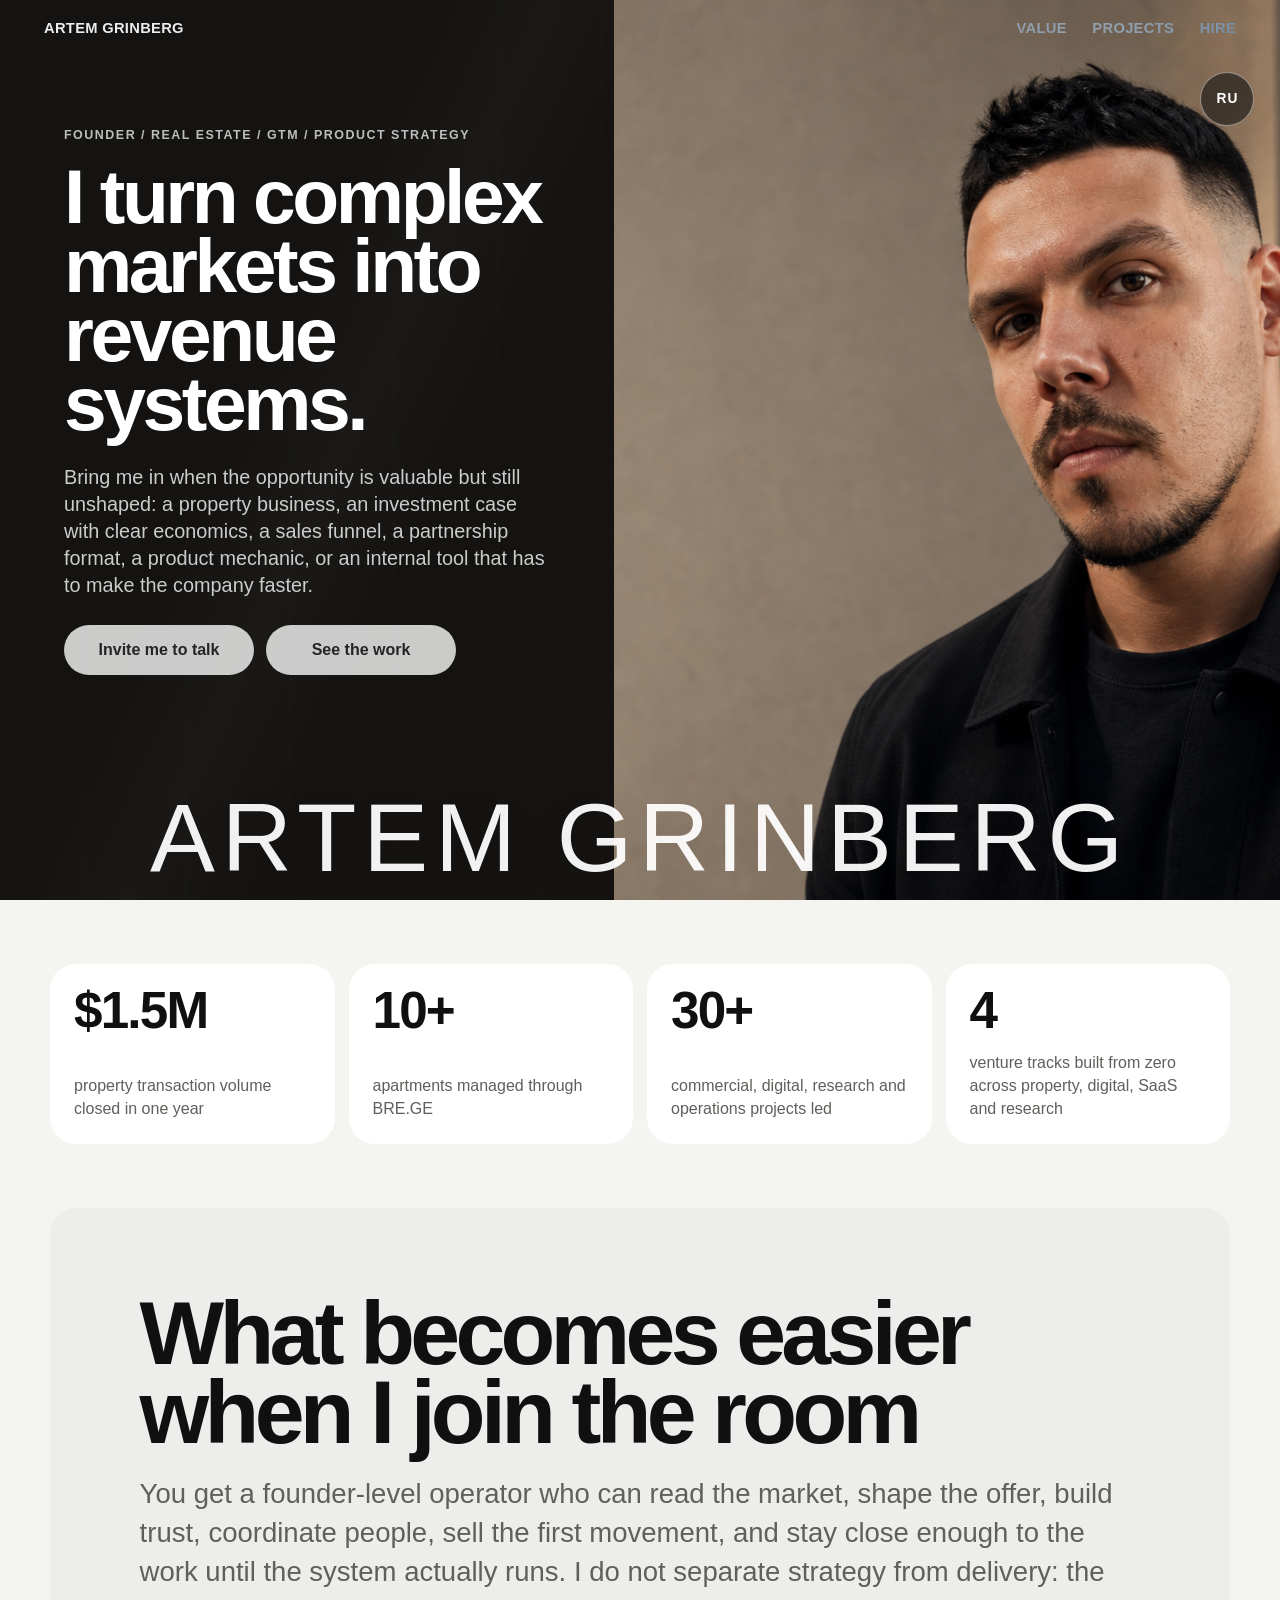
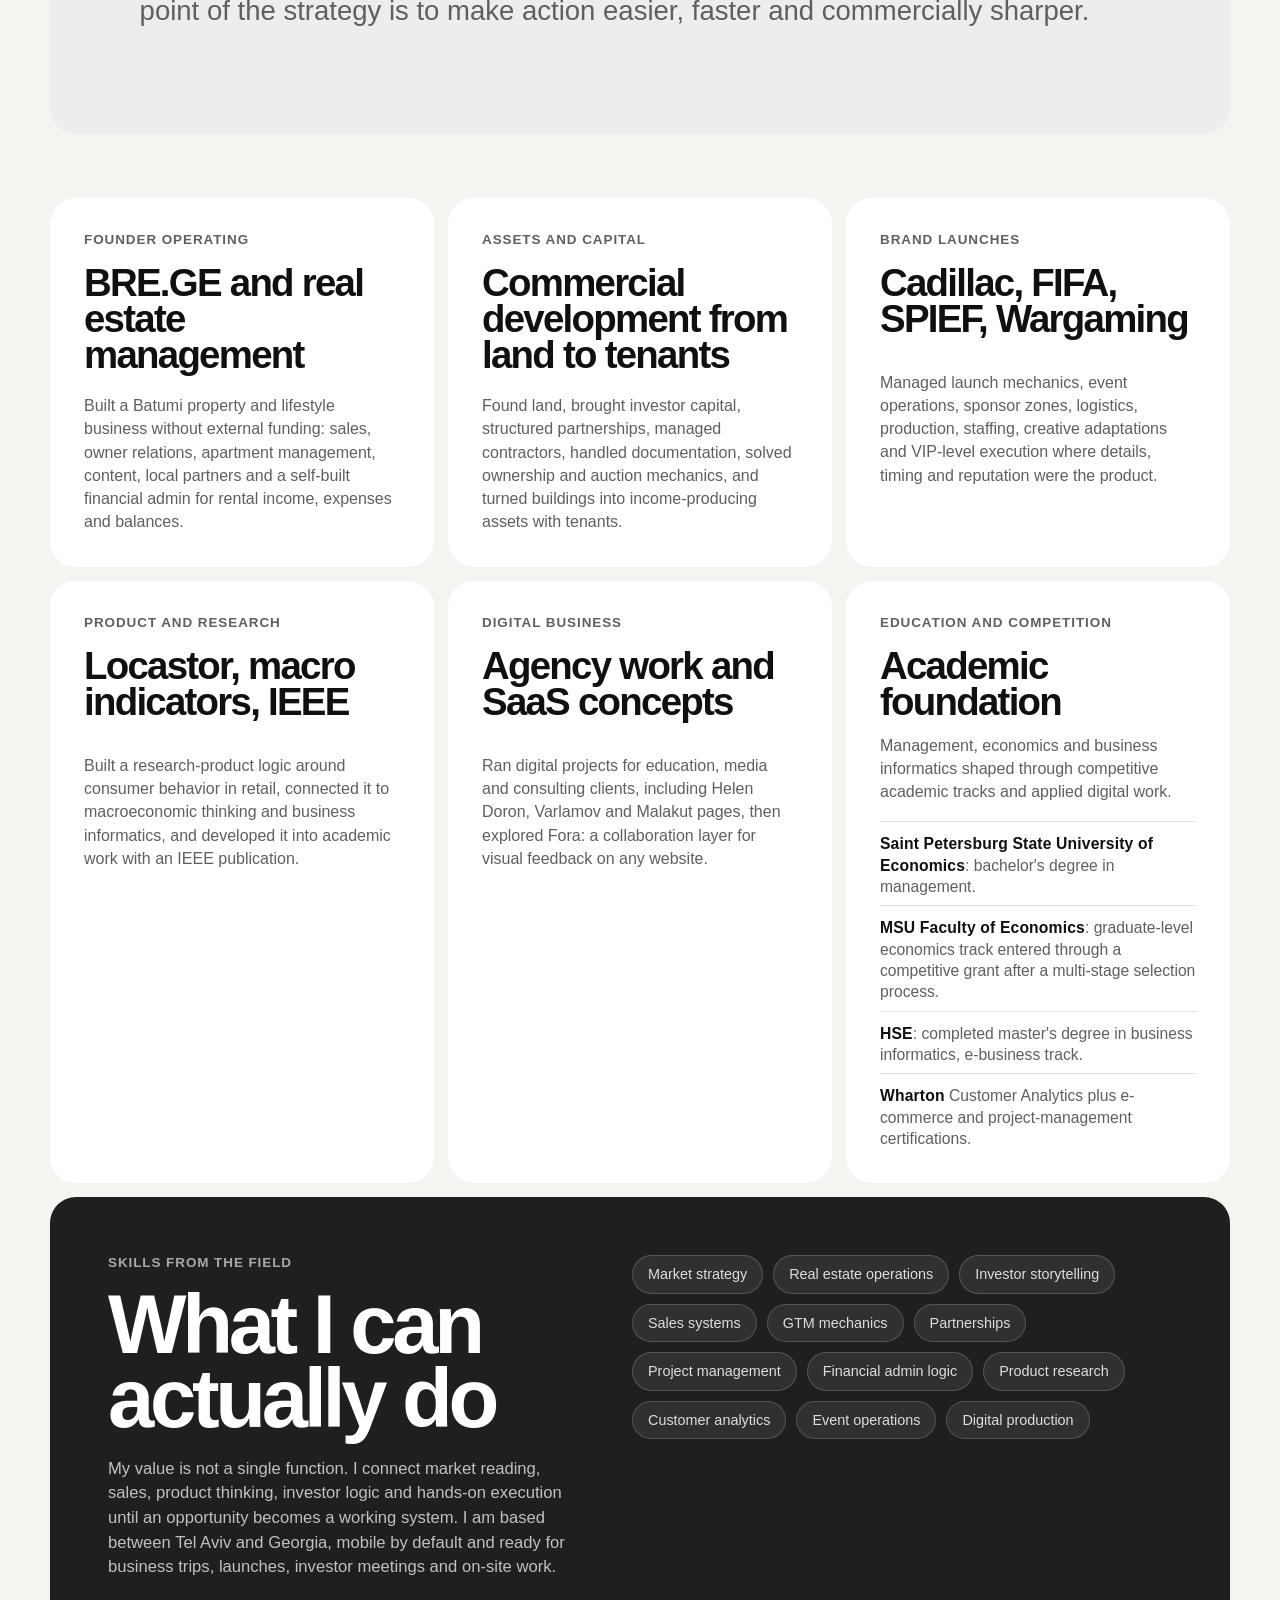
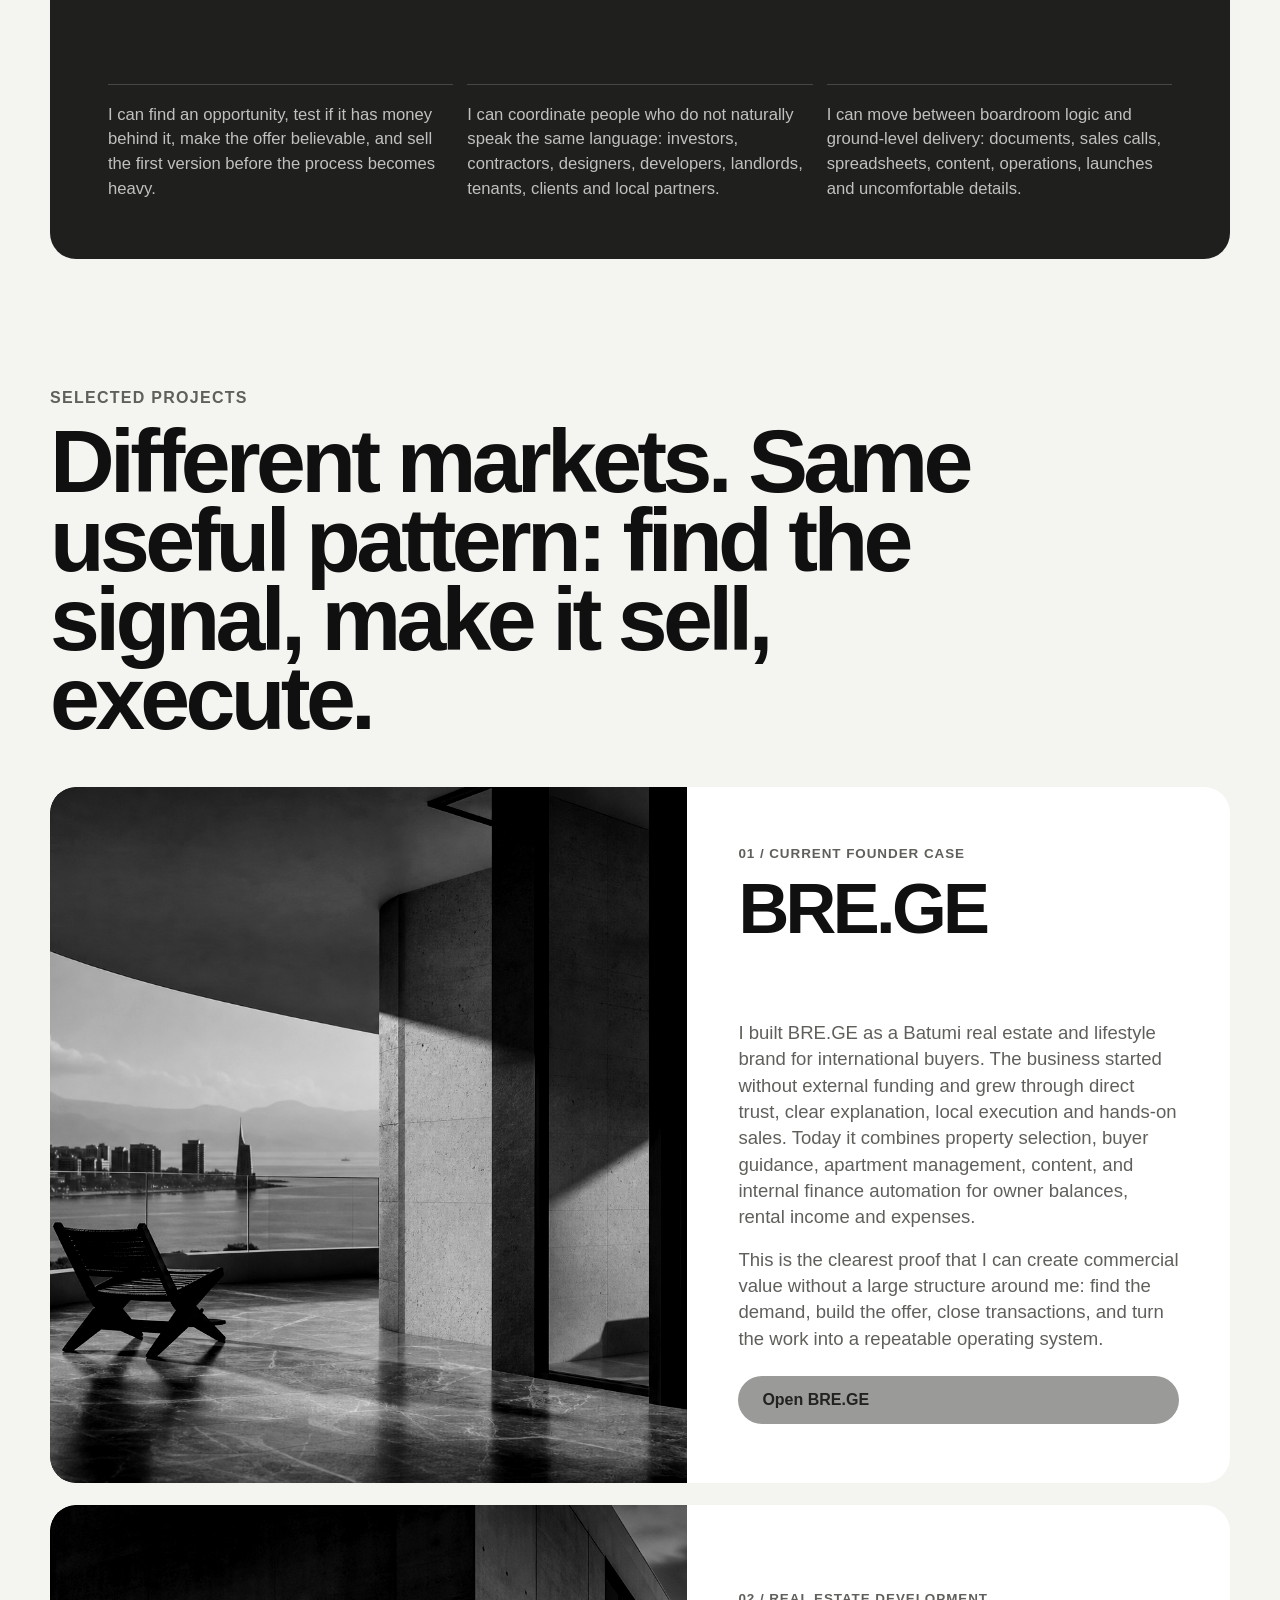
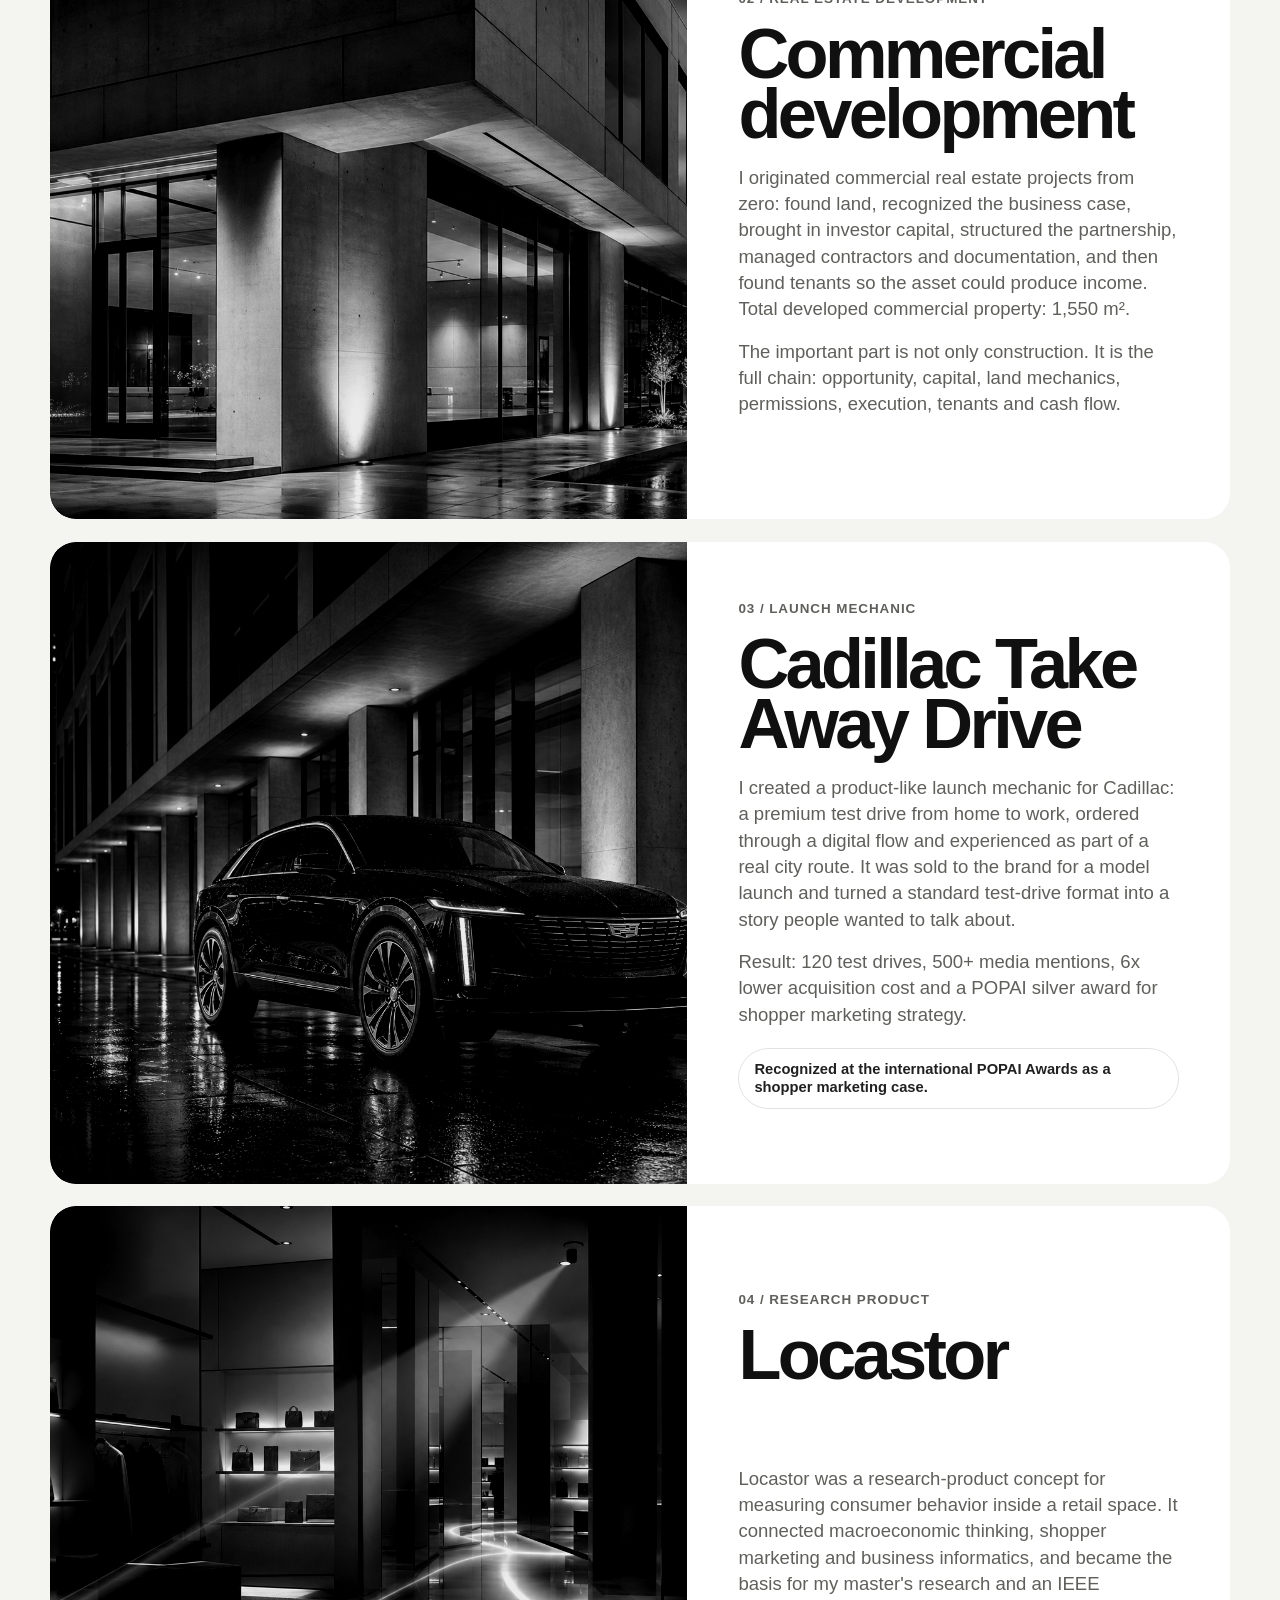
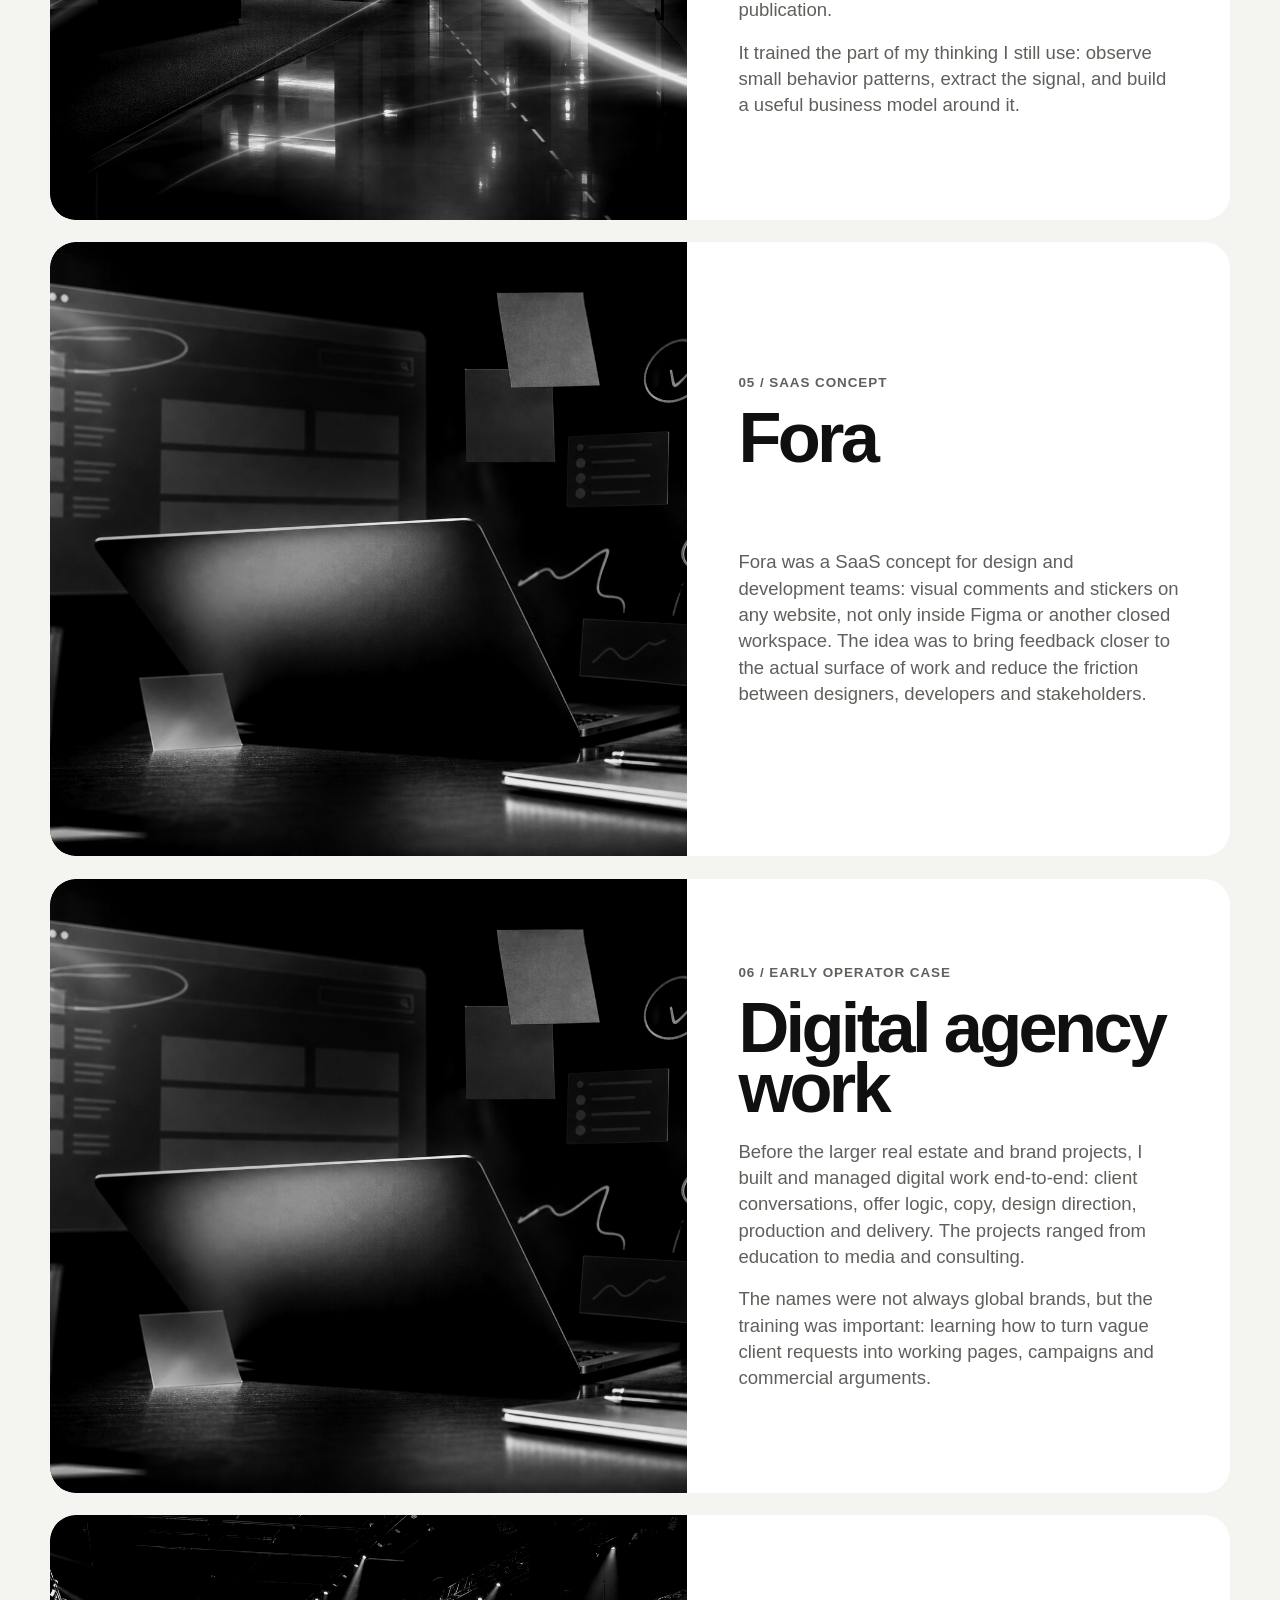
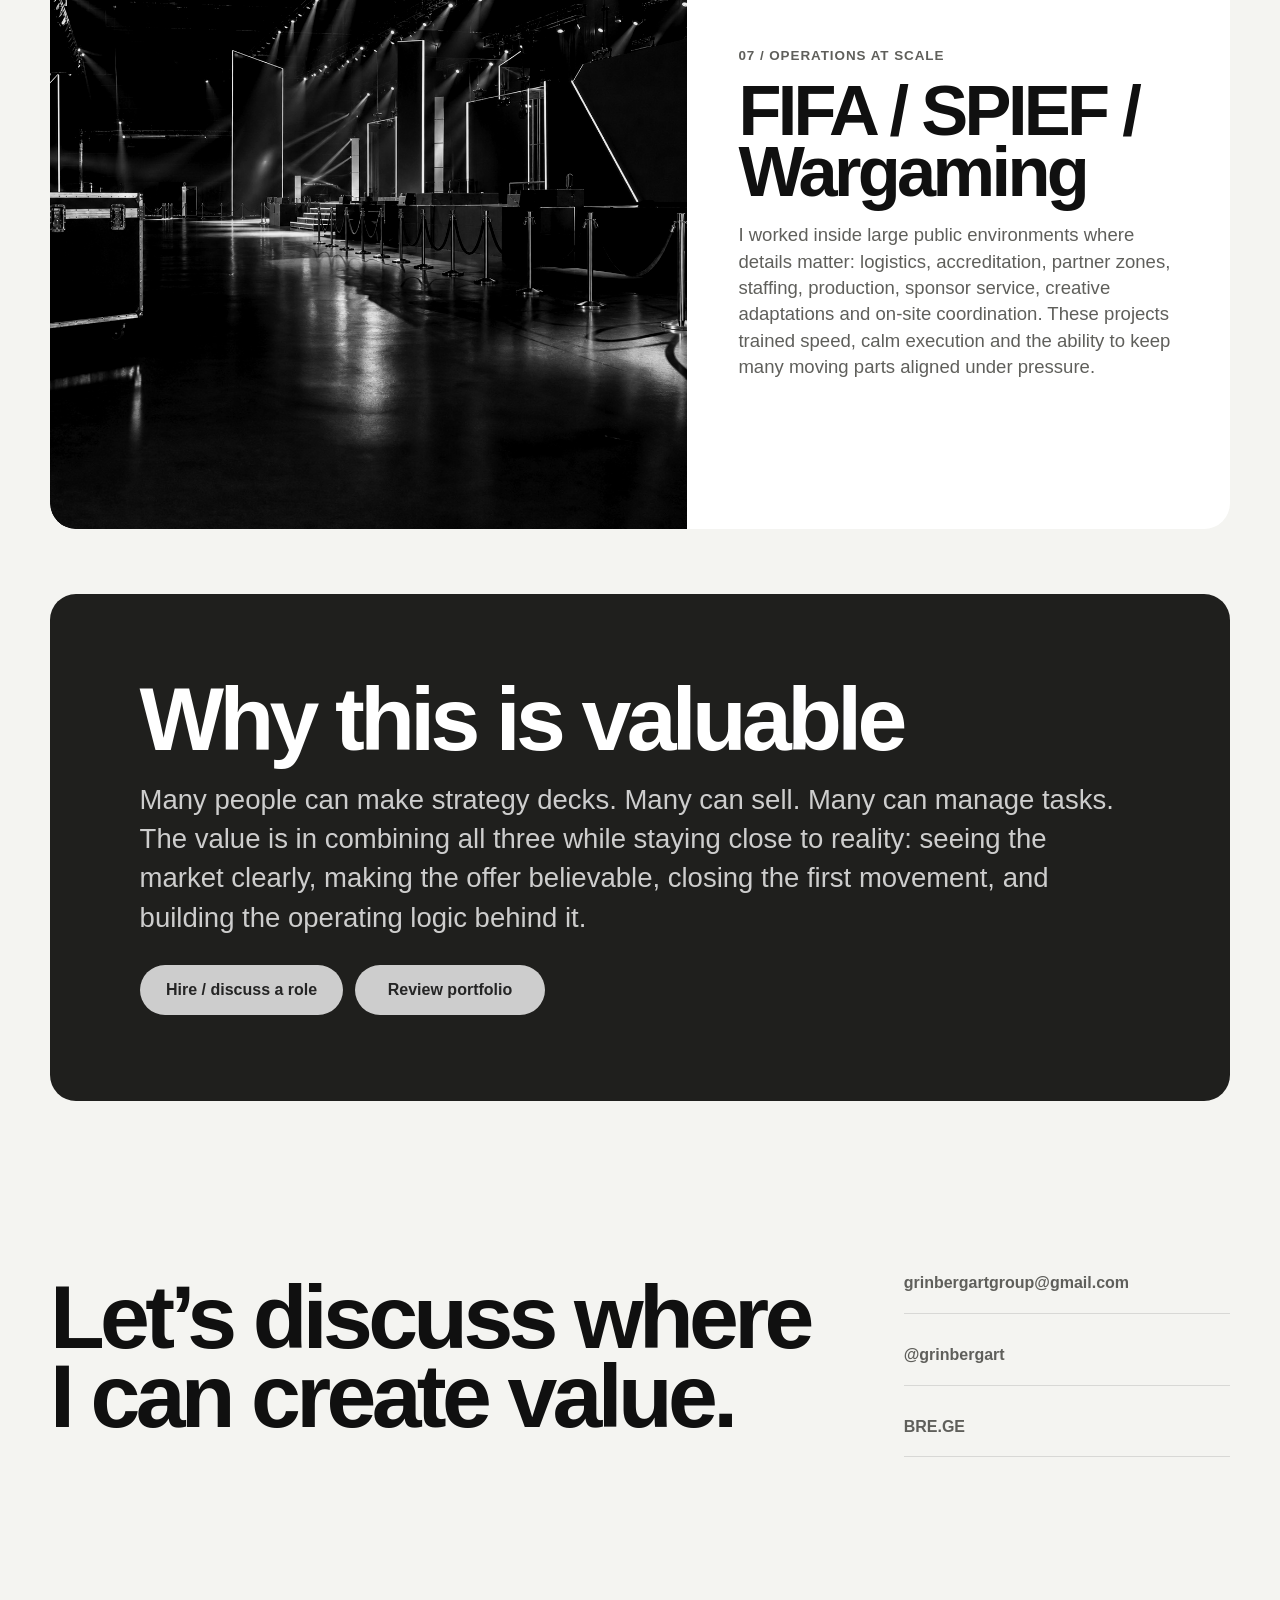
<file: index.html>
<!doctype html>
<html lang="en">
  <head>
    <meta charset="UTF-8" />
    <meta name="viewport" content="width=device-width, initial-scale=1.0" />
    <meta
      name="description"
      content="Artem Grinberg: founder, real estate operator and GTM strategist building commercial systems across BRE.GE, development, brand launches, product research and partnerships."
    />
    <title>Artem Grinberg</title>
    <link rel="icon" type="image/svg+xml" href="favicon.svg" />
    <meta name="theme-color" content="#12110f" />
    <link rel="stylesheet" href="styles.css" />
  </head>
  <body>
    <div class="cursor-light" aria-hidden="true"></div>
    <div class="scroll-progress" aria-hidden="true"></div>
    <button class="lang-toggle" type="button" data-lang-toggle aria-label="Switch language">
      RU
    </button>

    <header class="topbar">
      <a class="word-link" href="#start">Artem Grinberg</a>
      <nav class="topnav" aria-label="Main navigation">
        <a href="#value">Value</a>
        <a href="#projects">Projects</a>
        <a href="#hire">Hire</a>
      </nav>
    </header>

    <main id="start">
      <section class="hero">
        <div class="signal-field" aria-hidden="true">
          <span></span>
          <span></span>
          <span></span>
          <span></span>
        </div>
        <div class="hero-copy">
          <div class="hero-heading">
            <p class="eyebrow">Founder / Real Estate / GTM / Product Strategy</p>
            <h1>I turn complex markets into revenue systems.</h1>
          </div>
          <p>
            Bring me in when the opportunity is valuable but still unshaped: a property
            business, an investment case with clear economics, a sales funnel, a partnership
            format, a product mechanic, or an internal tool that has to make the company faster.
          </p>
          <div class="hero-actions">
            <a href="mailto:grinbergartgroup@gmail.com">Invite me to talk</a>
            <a href="#projects">See the work</a>
          </div>
        </div>
        <div class="hero-portrait">
          <img class="hero-photo" src="assets/artem-hero-clean.png" alt="Artem Grinberg" />
        </div>
        <div class="bottom-name" aria-label="Artem Grinberg">ARTEM GRINBERG</div>
      </section>

      <section class="value-strip reveal" id="value">
        <article>
          <strong>$1.5M</strong>
          <span>property transaction volume closed in one year</span>
        </article>
        <article>
          <strong>10+</strong>
          <span>apartments managed through BRE.GE</span>
        </article>
        <article>
          <strong>30+</strong>
          <span>commercial, digital, research and operations projects led</span>
        </article>
        <article>
          <strong>4</strong>
          <span>venture tracks built from zero across property, digital, SaaS and research</span>
        </article>
      </section>

      <section class="soft-card value-card reveal">
        <h2>What becomes easier when I join the room</h2>
        <p>
          You get a founder-level operator who can read the market, shape the offer, build trust,
          coordinate people, sell the first movement, and stay close enough to the work until the
          system actually runs. I do not separate strategy from delivery: the point of the
          strategy is to make action easier, faster and commercially sharper.
        </p>
      </section>

      <section class="experience-grid reveal" aria-label="Experience overview">
        <article>
          <span>Founder operating</span>
          <h3>BRE.GE and real estate management</h3>
          <p>
            Built a Batumi property and lifestyle business without external funding: sales,
            owner relations, apartment management, content, local partners and a self-built
            financial admin for rental income, expenses and balances.
          </p>
        </article>
        <article>
          <span>Assets and capital</span>
          <h3>Commercial development from land to tenants</h3>
          <p>
            Found land, brought investor capital, structured partnerships, managed contractors,
            handled documentation, solved ownership and auction mechanics, and turned buildings
            into income-producing assets with tenants.
          </p>
        </article>
        <article>
          <span>Brand launches</span>
          <h3>Cadillac, FIFA, SPIEF, Wargaming</h3>
          <p>
            Managed launch mechanics, event operations, sponsor zones, logistics, production,
            staffing, creative adaptations and VIP-level execution where details, timing and
            reputation were the product.
          </p>
        </article>
        <article>
          <span>Product and research</span>
          <h3>Locastor, macro indicators, IEEE</h3>
          <p>
            Built a research-product logic around consumer behavior in retail, connected it to
            macroeconomic thinking and business informatics, and developed it into academic work
            with an IEEE publication.
          </p>
        </article>
        <article>
          <span>Digital business</span>
          <h3>Agency work and SaaS concepts</h3>
          <p>
            Ran digital projects for education, media and consulting clients, including Helen
            Doron, Varlamov and Malakut pages, then explored Fora: a collaboration layer for
            visual feedback on any website.
          </p>
        </article>
        <article class="education-card">
          <span>Education and competition</span>
          <h3>Academic foundation</h3>
          <p class="education-lead">
            Management, economics and business informatics shaped through competitive academic
            tracks and applied digital work.
          </p>
          <ul>
            <li data-ru="<strong>СПбГЭУ</strong>: степень бакалавра по менеджменту в Санкт-Петербургском государственном экономическом университете."><strong>Saint Petersburg State University of Economics</strong>: bachelor's degree in management.</li>
            <li data-ru="<strong>МГУ, экономический факультет</strong>: магистерский трек, куда я поступил через грант после сложного многоэтапного конкурса."><strong>MSU Faculty of Economics</strong>: graduate-level economics track entered through a competitive grant after a multi-stage selection process.</li>
            <li data-ru="<strong>ВШЭ</strong>: завершённая магистратура по бизнес-информатике, направление «электронный бизнес»."><strong>HSE</strong>: completed master's degree in business informatics, e-business track.</li>
            <li data-ru="<strong>Wharton</strong>: Customer Analytics, e-commerce и сертификации по управлению проектами."><strong>Wharton</strong> Customer Analytics plus e-commerce and project-management certifications.</li>
          </ul>
        </article>
      </section>

      <section class="skills-panel reveal" aria-label="Skills and operating range">
        <div class="skills-intro">
          <span>Skills from the field</span>
          <h2>What I can actually do</h2>
          <p>
            My value is not a single function. I connect market reading, sales, product thinking,
            investor logic and hands-on execution until an opportunity becomes a working system.
            I am based between Tel Aviv and Georgia, mobile by default and ready for business
            trips, launches, investor meetings and on-site work.
          </p>
        </div>
        <div class="skill-cloud" aria-label="Skill tags">
          <span>Market strategy</span>
          <span>Real estate operations</span>
          <span>Investor storytelling</span>
          <span>Sales systems</span>
          <span>GTM mechanics</span>
          <span>Partnerships</span>
          <span>Project management</span>
          <span>Financial admin logic</span>
          <span>Product research</span>
          <span>Customer analytics</span>
          <span>Event operations</span>
          <span>Digital production</span>
        </div>
        <div class="skill-lines">
          <p>
            I can find an opportunity, test if it has money behind it, make the offer believable,
            and sell the first version before the process becomes heavy.
          </p>
          <p>
            I can coordinate people who do not naturally speak the same language: investors,
            contractors, designers, developers, landlords, tenants, clients and local partners.
          </p>
          <p>
            I can move between boardroom logic and ground-level delivery: documents, sales calls,
            spreadsheets, content, operations, launches and uncomfortable details.
          </p>
        </div>
      </section>

      <section class="section-heading reveal" id="projects">
        <p>Selected projects</p>
        <h2>Different markets. Same useful pattern: find the signal, make it sell, execute.</h2>
      </section>

      <section class="project-list reveal">
        <article class="project-card featured">
          <div class="project-media image-media">
            <img src="assets/project-bre.jpg" alt="Batumi apartment terrace and sea view" />
          </div>
          <div class="project-copy">
            <span>01 / Current founder case</span>
            <h3>BRE.GE</h3>
            <p>
              I built BRE.GE as a Batumi real estate and lifestyle brand for international
              buyers. The business started without external funding and grew through direct
              trust, clear explanation, local execution and hands-on sales. Today it combines
              property selection, buyer guidance, apartment management, content, and internal
              finance automation for owner balances, rental income and expenses.
            </p>
            <p>
              This is the clearest proof that I can create commercial value without a large
              structure around me: find the demand, build the offer, close transactions, and
              turn the work into a repeatable operating system.
            </p>
            <a href="https://www.bre.ge">Open BRE.GE</a>
          </div>
        </article>

        <article class="project-card">
          <div class="project-media image-media">
            <img src="assets/project-development.jpg" alt="Modern commercial building at night" />
          </div>
          <div class="project-copy">
            <span>02 / Real estate development</span>
            <h3>Commercial development</h3>
            <p>
              I originated commercial real estate projects from zero: found land, recognized
              the business case, brought in investor capital, structured the partnership, managed
              contractors and documentation, and then found tenants so the asset could produce
              income. Total developed commercial property: 1,550 m².
            </p>
            <p>
              The important part is not only construction. It is the full chain: opportunity,
              capital, land mechanics, permissions, execution, tenants and cash flow.
            </p>
          </div>
        </article>

        <article class="project-card">
          <div class="project-media image-media">
            <img src="assets/project-cadillac.jpg" alt="Luxury car in a night city" />
          </div>
          <div class="project-copy">
            <span>03 / Launch mechanic</span>
            <h3>Cadillac Take Away Drive</h3>
            <p>
              I created a product-like launch mechanic for Cadillac: a premium test drive from
              home to work, ordered through a digital flow and experienced as part of a real
              city route. It was sold to the brand for a model launch and turned a standard
              test-drive format into a story people wanted to talk about.
            </p>
            <p>
              Result: 120 test drives, 500+ media mentions, 6x lower acquisition cost and a
              POPAI silver award for shopper marketing strategy.
            </p>
            <p class="award-note">
              Recognized at the international POPAI Awards as a shopper marketing case.
            </p>
          </div>
        </article>

        <article class="project-card">
          <div class="project-media image-media">
            <img src="assets/project-locastor.jpg" alt="Retail interior with illuminated shopper path" />
          </div>
          <div class="project-copy">
            <span>04 / Research product</span>
            <h3>Locastor</h3>
            <p>
              Locastor was a research-product concept for measuring consumer behavior inside a
              retail space. It connected macroeconomic thinking, shopper marketing and business
              informatics, and became the basis for my master's research and an IEEE publication.
            </p>
            <p>
              It trained the part of my thinking I still use: observe small behavior patterns,
              extract the signal, and build a useful business model around it.
            </p>
          </div>
        </article>

        <article class="project-card">
          <div class="project-media image-media">
            <img src="assets/project-fora.jpg" alt="Laptop with visual collaboration notes" />
          </div>
          <div class="project-copy">
            <span>05 / SaaS concept</span>
            <h3>Fora</h3>
            <p>
              Fora was a SaaS concept for design and development teams: visual comments and
              stickers on any website, not only inside Figma or another closed workspace. The
              idea was to bring feedback closer to the actual surface of work and reduce the
              friction between designers, developers and stakeholders.
            </p>
          </div>
        </article>

        <article class="project-card">
          <div class="project-media image-media agency-media">
            <img src="assets/project-digital-agency.png" alt="Digital product workspace with visual notes" />
          </div>
          <div class="project-copy">
            <span>06 / Early operator case</span>
            <h3>Digital agency work</h3>
            <p>
              Before the larger real estate and brand projects, I built and managed digital
              work end-to-end: client conversations, offer logic, copy, design direction,
              production and delivery. The projects ranged from education to media and consulting.
            </p>
            <p>
              The names were not always global brands, but the training was important: learning
              how to turn vague client requests into working pages, campaigns and commercial
              arguments.
            </p>
          </div>
        </article>

        <article class="project-card">
          <div class="project-media image-media">
            <img src="assets/project-events.jpg" alt="Premium event venue after production setup" />
          </div>
          <div class="project-copy">
            <span>07 / Operations at scale</span>
            <h3>FIFA / SPIEF / Wargaming</h3>
            <p>
              I worked inside large public environments where details matter: logistics,
              accreditation, partner zones, staffing, production, sponsor service, creative
              adaptations and on-site coordination. These projects trained speed, calm execution
              and the ability to keep many moving parts aligned under pressure.
            </p>
          </div>
        </article>
      </section>

      <section class="soft-card hire-card reveal" id="hire">
        <h2>Why this is valuable</h2>
        <p>
          Many people can make strategy decks. Many can sell. Many can manage tasks. The value is
          in combining all three while staying close to reality: seeing the market clearly,
          making the offer believable, closing the first movement, and building the operating
          logic behind it.
        </p>
        <div class="hire-links">
          <a href="mailto:grinbergartgroup@gmail.com">Hire / discuss a role</a>
          <a href="#projects">Review portfolio</a>
        </div>
      </section>

      <section class="contact reveal" id="contact">
        <h2>Let’s discuss where I can create value.</h2>
        <div>
          <a href="mailto:grinbergartgroup@gmail.com">grinbergartgroup@gmail.com</a>
          <a href="https://t.me/grinbergart">@grinbergart</a>
          <a href="https://www.bre.ge">BRE.GE</a>
        </div>
      </section>
    </main>

    <script src="app.js"></script>
  </body>
</html>
</file>
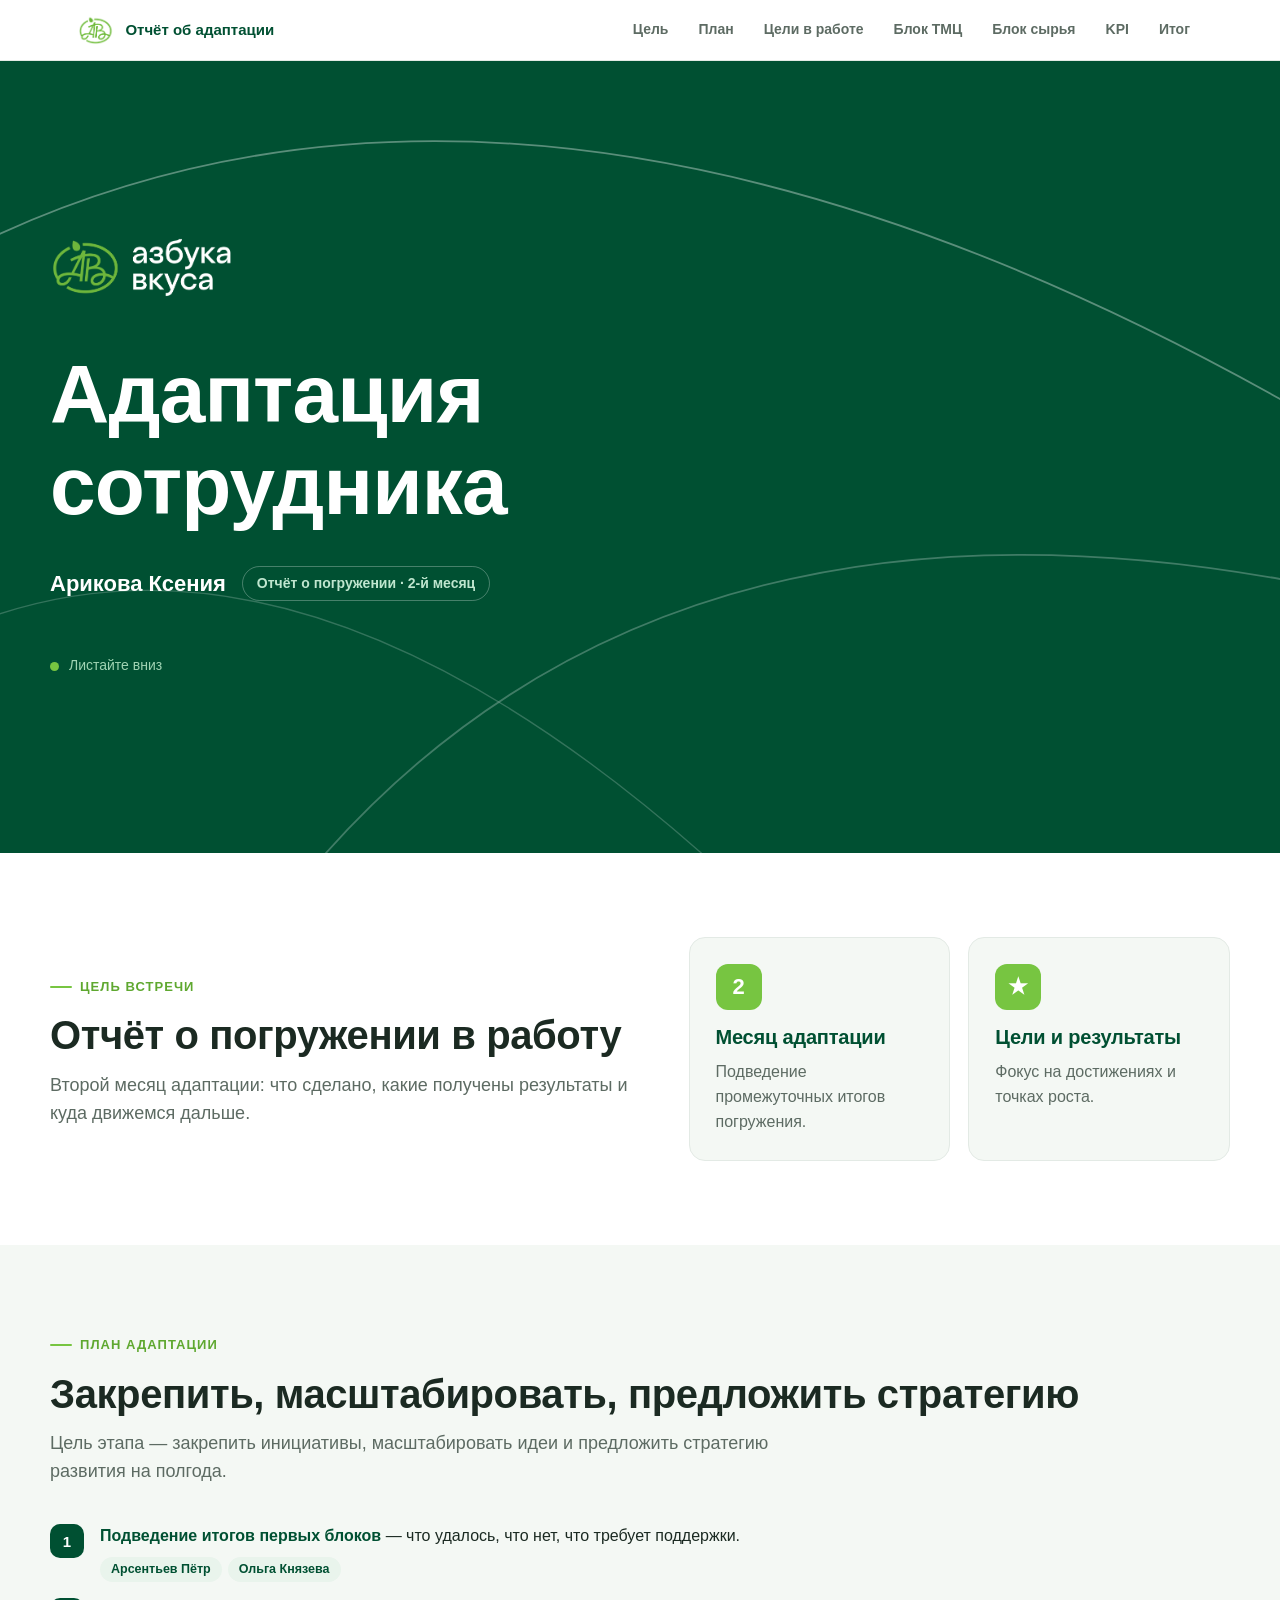
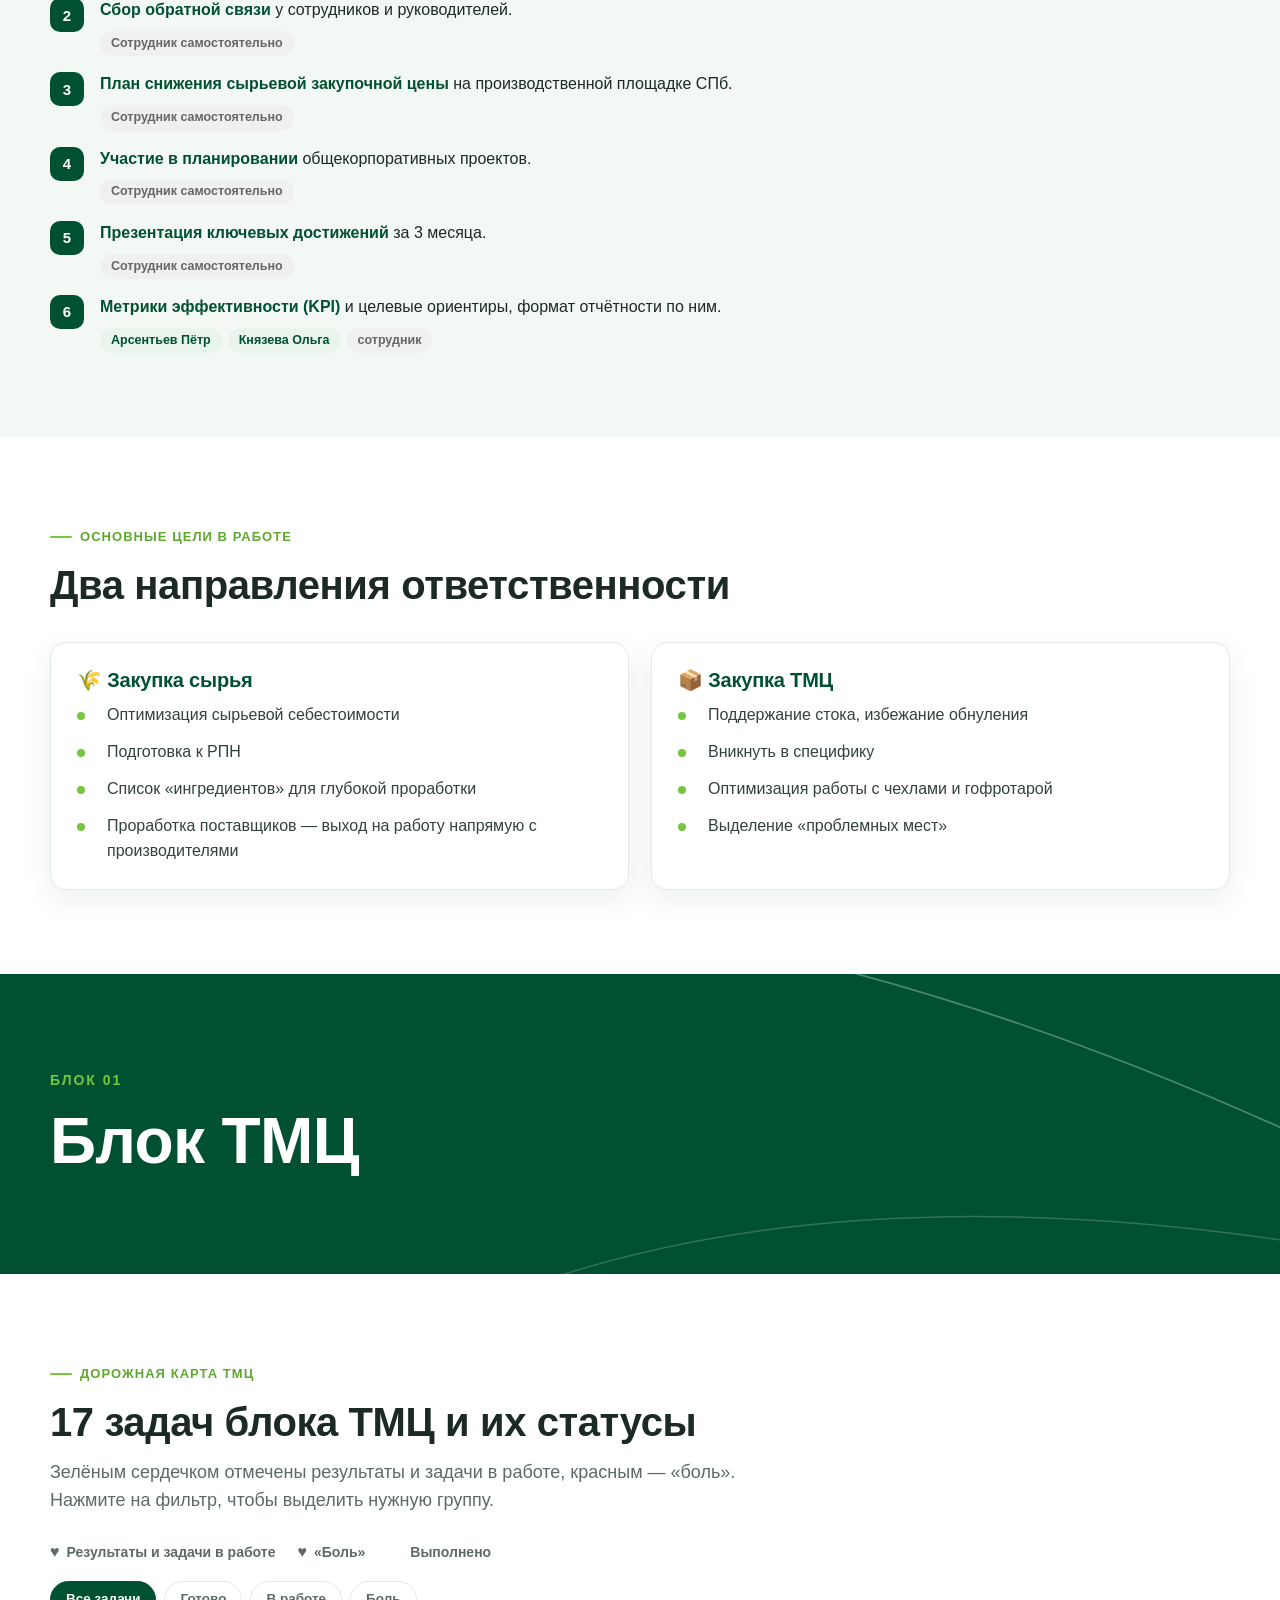
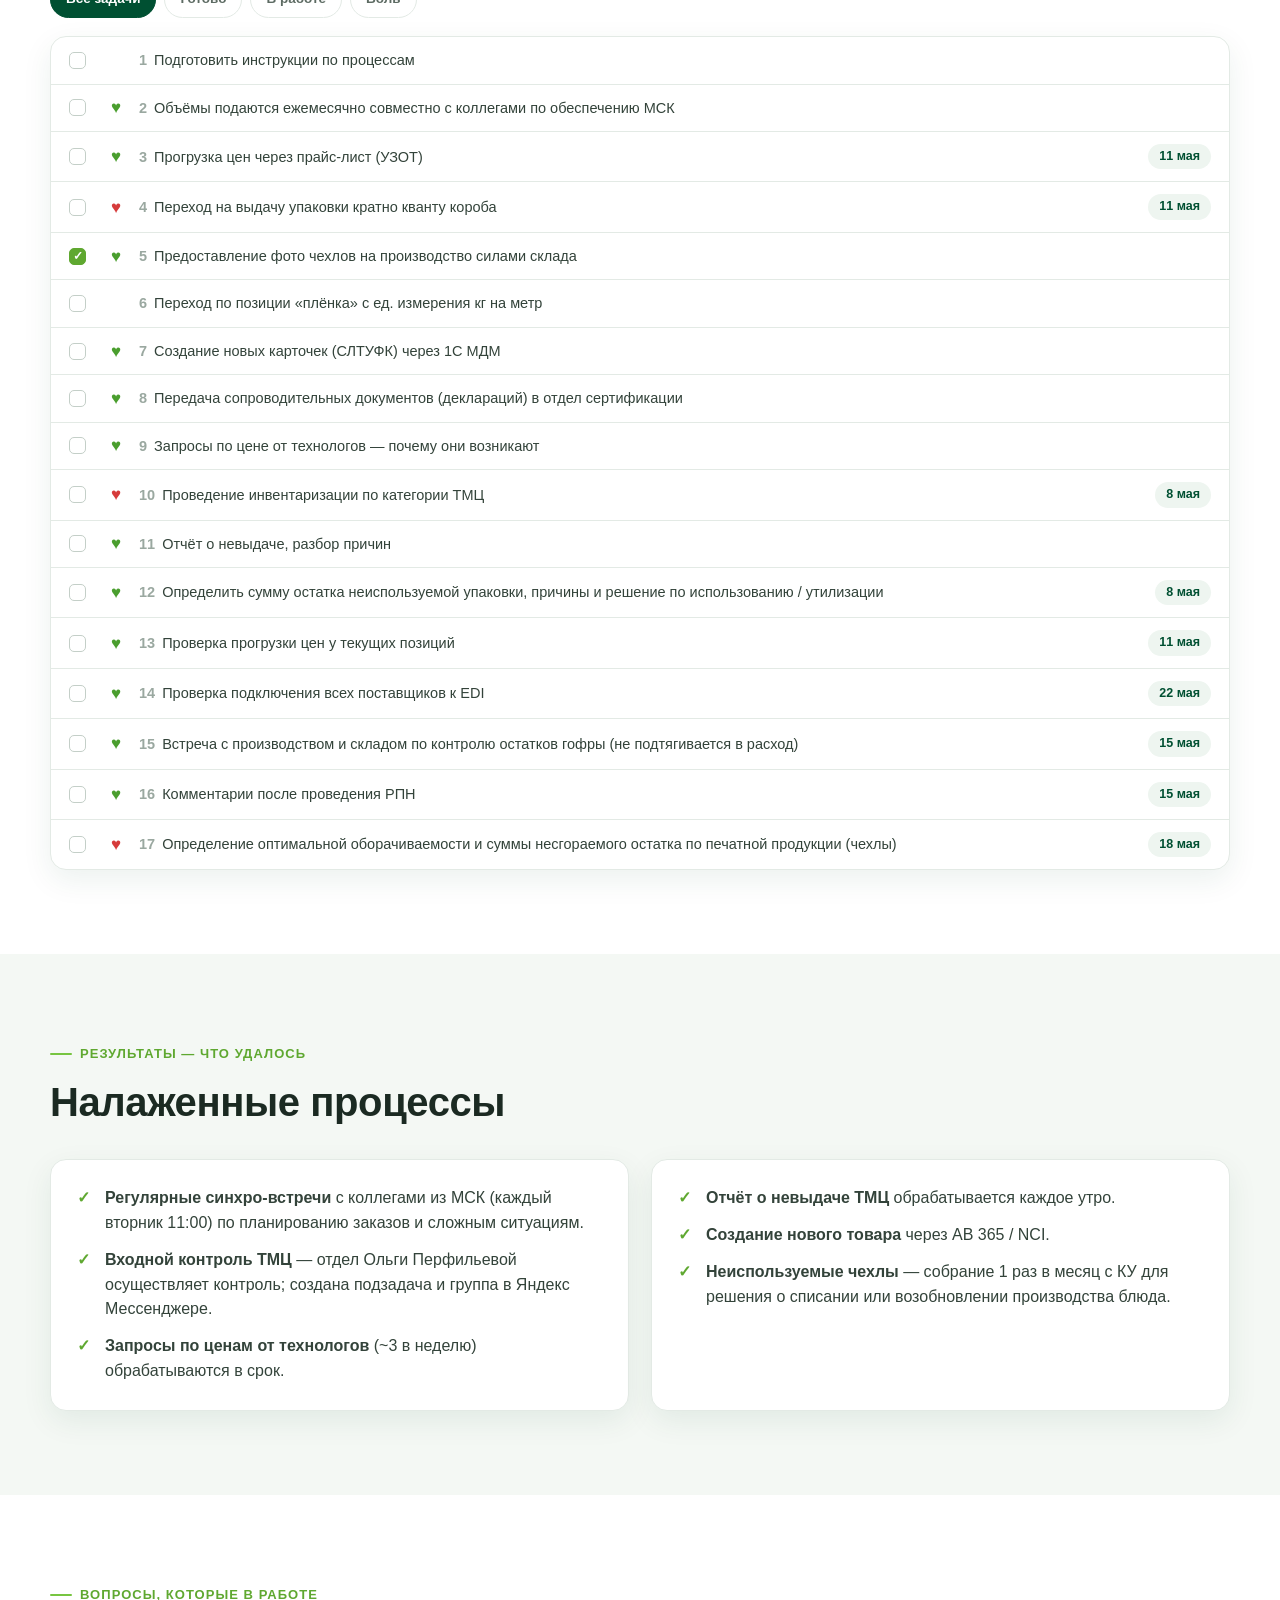
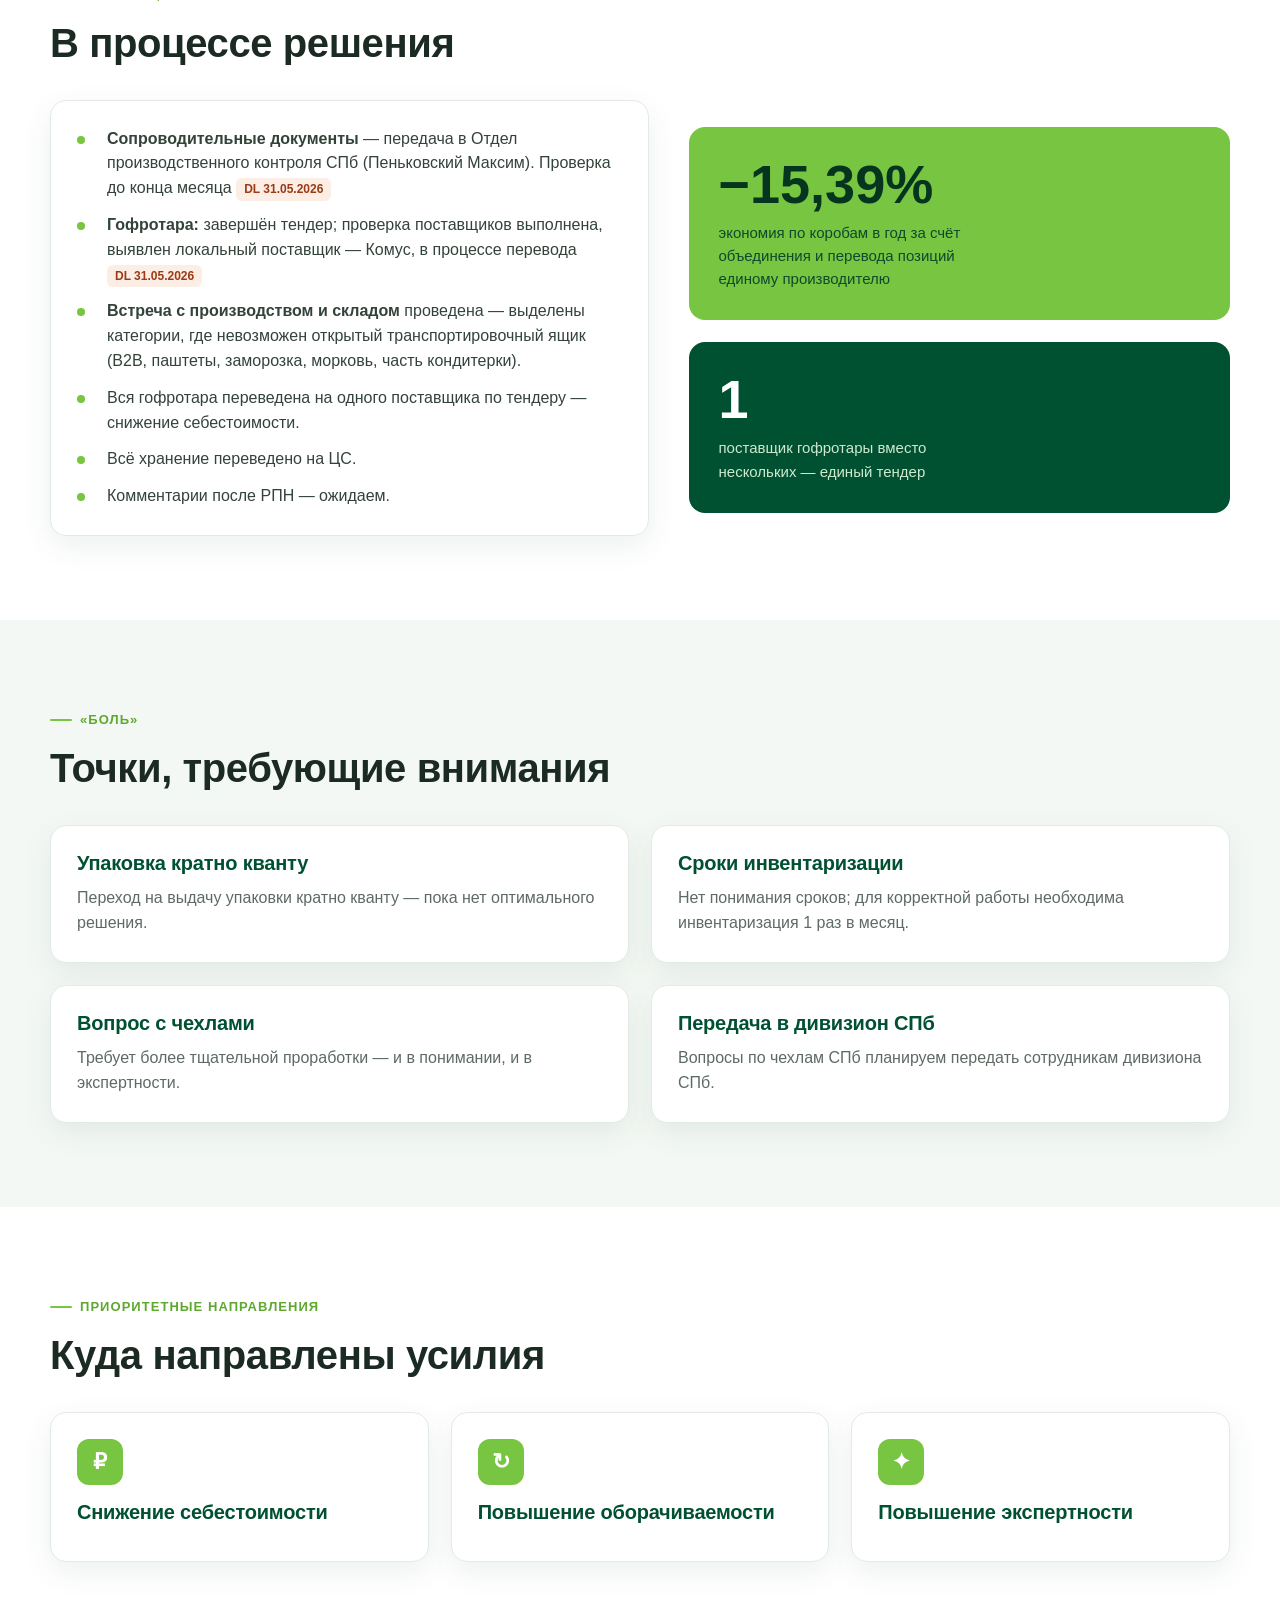
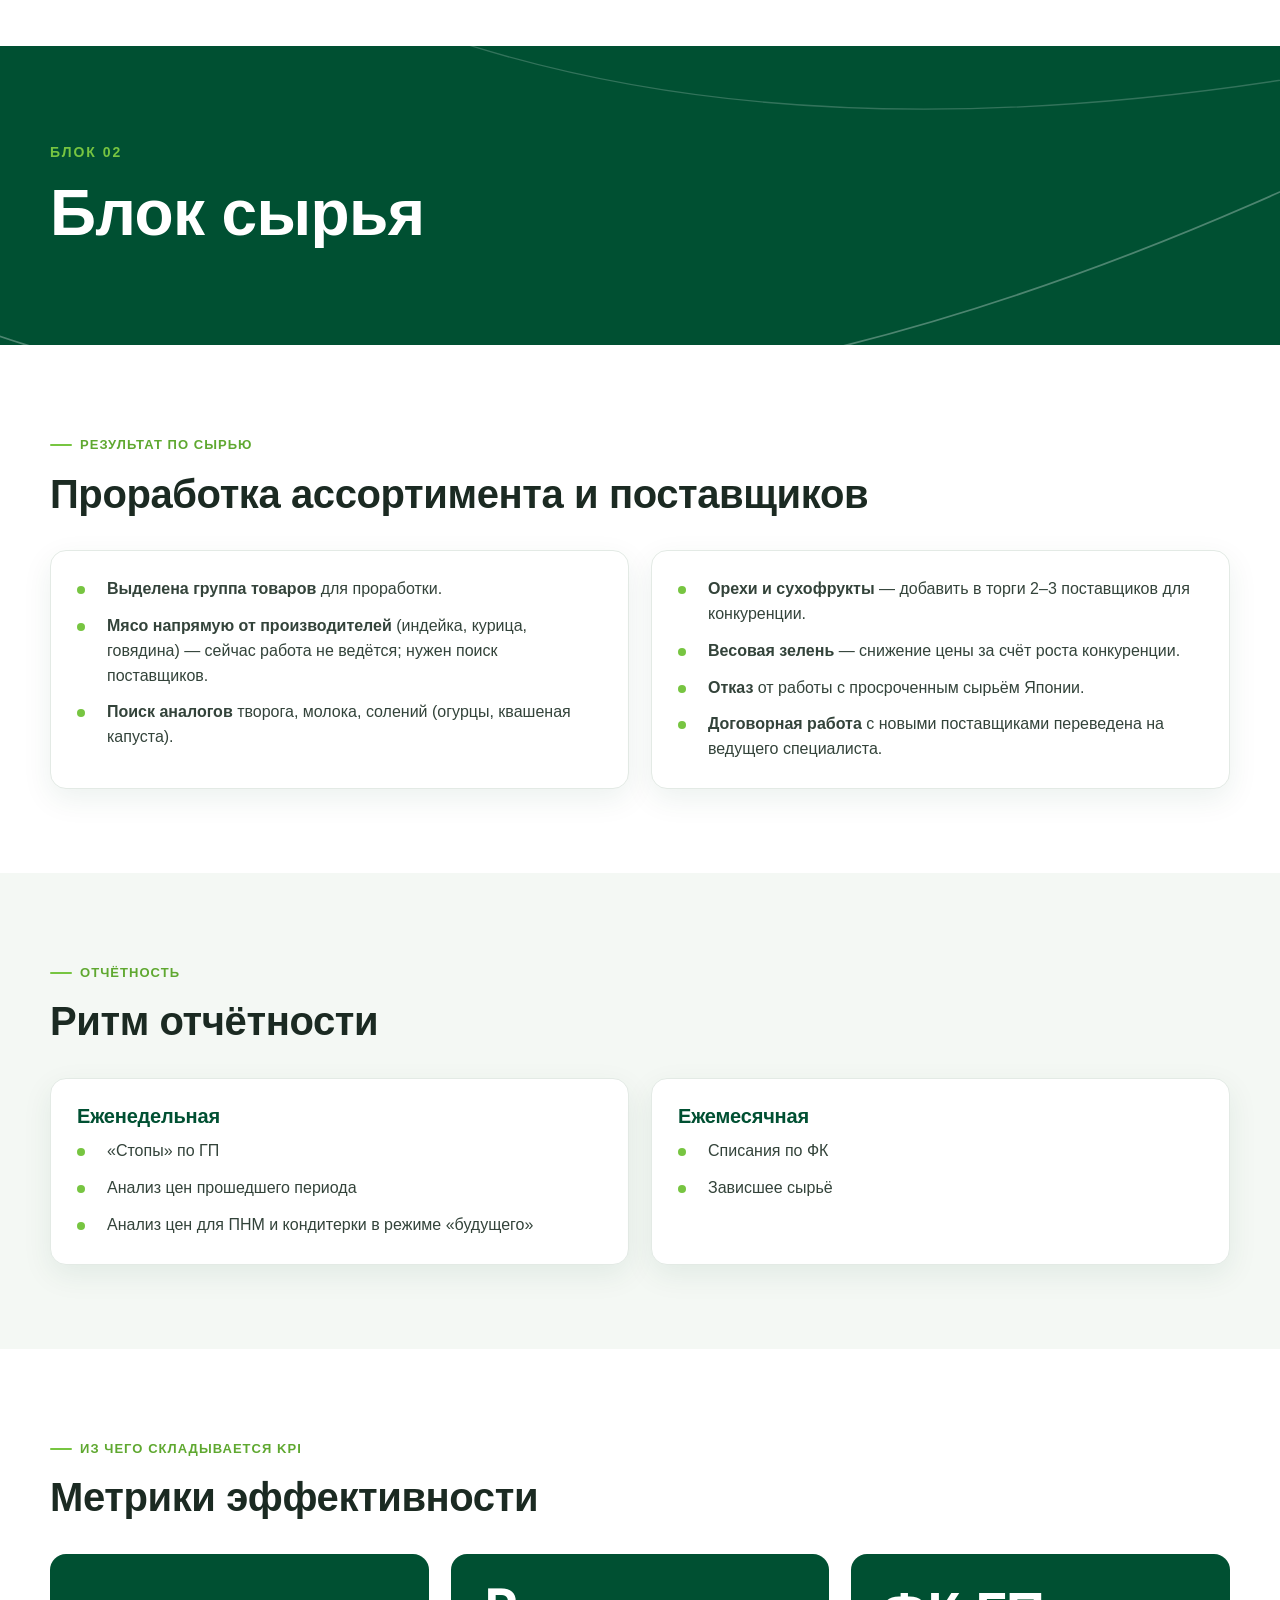
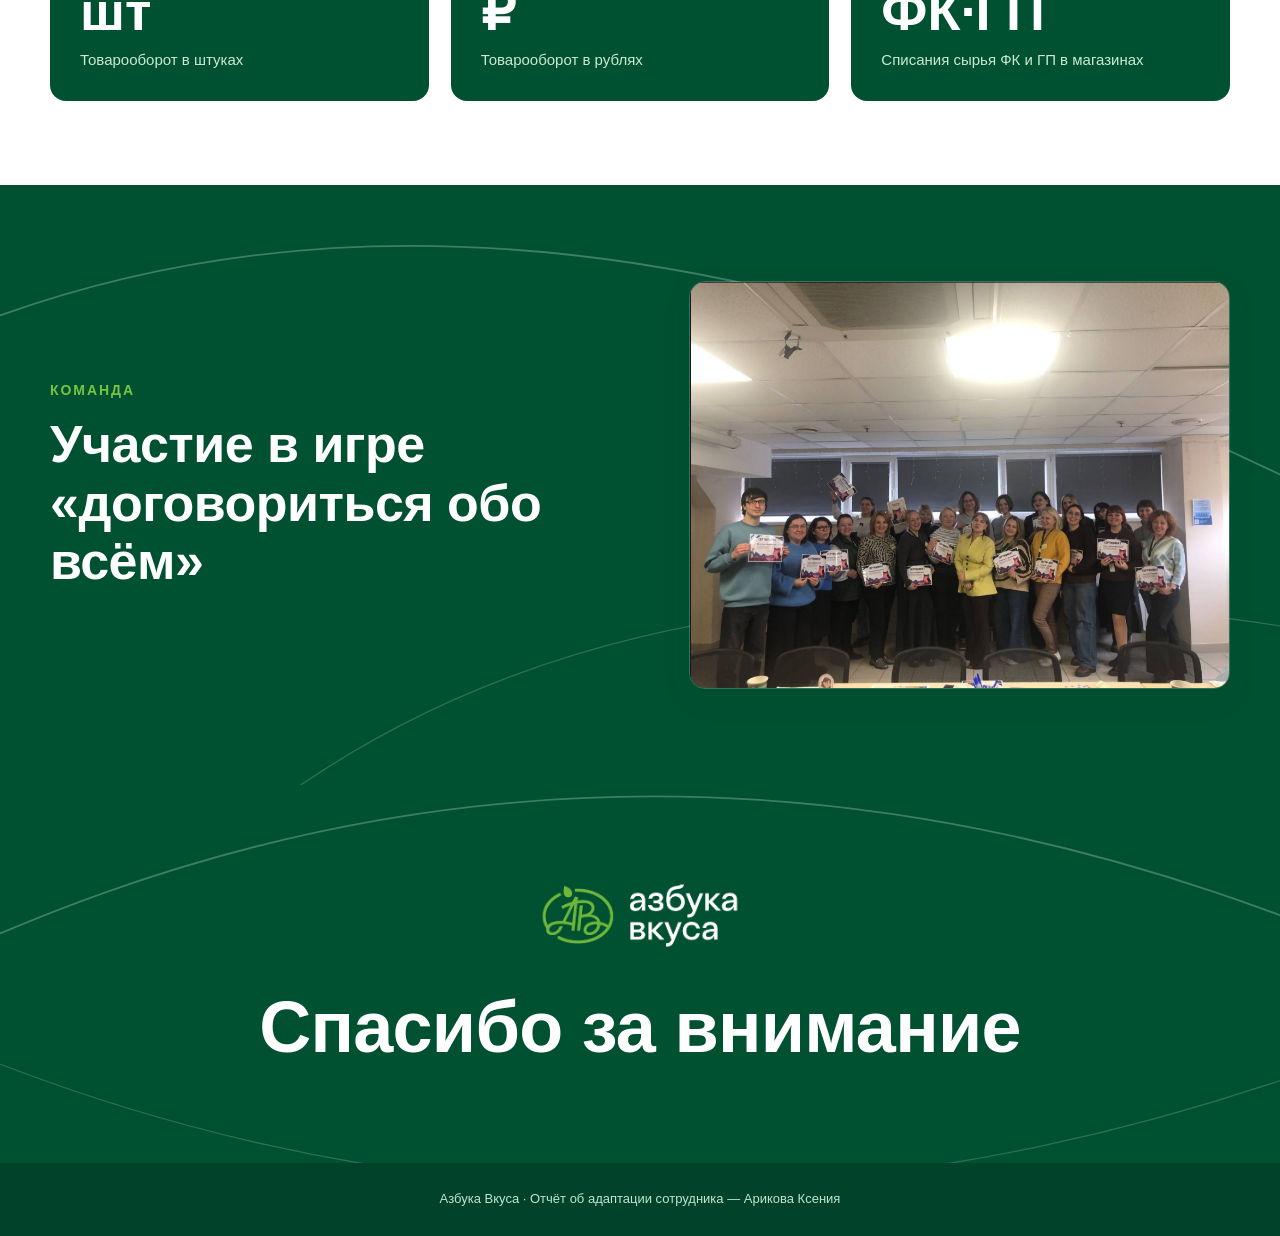
<file: azbuka/index.html>
<!DOCTYPE html>
<html lang="ru">
<head>
<meta charset="UTF-8">
<meta name="viewport" content="width=device-width, initial-scale=1.0">
<meta name="robots" content="noindex, nofollow">
<meta name="googlebot" content="noindex, nofollow">
<title>Адаптация сотрудника — Арикова Ксения · Азбука Вкуса</title>
<style>
  :root{
    --green-dark:#005032;
    --green-dark-2:#00422a;
    --green:#77C541;
    --green-600:#5fa830;
    --ink:#1b2a22;
    --muted:#5d6b63;
    --line:#e3eae5;
    --bg-soft:#f4f8f4;
    --radius:16px;
    --shadow:0 10px 30px rgba(0,80,50,.08);
  }
  *{box-sizing:border-box;margin:0;padding:0}
  html{scroll-behavior:smooth}
  body{
    font-family:"Calibri","Segoe UI",-apple-system,"Helvetica Neue",Arial,sans-serif;
    color:var(--ink);
    background:#fff;
    line-height:1.55;
    -webkit-font-smoothing:antialiased;
  }
  h1,h2,h3{line-height:1.12;font-weight:700;letter-spacing:-.01em}
  .accent{color:var(--green)}
  .accent-dark{color:var(--green-600)}

  /* ---------- NAV ---------- */
  header.nav{
    position:sticky;top:0;z-index:50;
    background:rgba(255,255,255,.92);
    backdrop-filter:saturate(160%) blur(10px);
    border-bottom:1px solid var(--line);
  }
  .nav-inner{
    max-width:1180px;margin:0 auto;padding:12px 28px;
    display:flex;align-items:center;gap:20px;
  }
  .nav-brand{display:flex;align-items:center;gap:10px;font-weight:700;color:var(--green-dark);white-space:nowrap}
  .nav-brand img{height:30px;width:auto}
  .nav-brand span{font-size:15px}
  .nav-links{margin-left:auto;display:flex;gap:6px;flex-wrap:wrap}
  .nav-links a{
    text-decoration:none;color:var(--muted);font-size:14px;font-weight:600;
    padding:7px 12px;border-radius:999px;transition:.18s;white-space:nowrap;
  }
  .nav-links a:hover{background:var(--bg-soft);color:var(--green-dark)}

  /* ---------- LAYOUT ---------- */
  section{padding:84px 28px}
  .wrap{max-width:1180px;margin:0 auto}
  .eyebrow{
    display:inline-flex;align-items:center;gap:8px;
    font-size:13px;font-weight:700;letter-spacing:.08em;text-transform:uppercase;
    color:var(--green-600);margin-bottom:16px;
  }
  .eyebrow::before{content:"";width:22px;height:2px;background:var(--green);border-radius:2px}
  .section-title{font-size:clamp(28px,4vw,40px);margin-bottom:14px}
  .lead{font-size:18px;color:var(--muted);max-width:760px}

  /* ---------- HERO (dark green) ---------- */
  .hero{
    position:relative;overflow:hidden;
    background:var(--green-dark);
    color:#fff;
    min-height:88vh;display:flex;align-items:center;
    padding:60px 28px;
  }
  .hero .curves{position:absolute;inset:0;width:100%;height:100%;pointer-events:none;opacity:.5}
  .hero-inner{position:relative;max-width:1180px;margin:0 auto;width:100%}
  .hero img.logo{height:64px;margin-bottom:40px}
  .hero h1{font-size:clamp(40px,7vw,82px);font-weight:800;max-width:14ch}
  .hero .who{
    margin-top:34px;display:flex;align-items:center;gap:16px;flex-wrap:wrap;
  }
  .hero .who .name{font-size:22px;font-weight:700}
  .hero .who .tag{
    font-size:14px;font-weight:600;color:#bfe6cf;
    border:1px solid rgba(255,255,255,.28);border-radius:999px;padding:6px 14px;
  }
  .scroll-cue{margin-top:54px;font-size:14px;color:#9fd3b3;display:flex;align-items:center;gap:10px}
  .scroll-cue .dot{width:9px;height:9px;border-radius:50%;background:var(--green);animation:pulse 1.6s infinite}
  @keyframes pulse{0%,100%{opacity:.4}50%{opacity:1}}

  /* ---------- DARK DIVIDER SECTIONS ---------- */
  .divider{
    position:relative;overflow:hidden;background:var(--green-dark);color:#fff;
    padding:96px 28px;
  }
  .divider .curves{position:absolute;inset:0;width:100%;height:100%;opacity:.5;pointer-events:none}
  .divider-inner{position:relative;max-width:1180px;margin:0 auto}
  .divider .kicker{font-size:14px;font-weight:700;letter-spacing:.14em;text-transform:uppercase;color:var(--green);margin-bottom:14px}
  .divider h2{font-size:clamp(34px,6vw,64px);font-weight:800}

  /* ---------- CARDS / GRIDS ---------- */
  .grid{display:grid;gap:22px}
  .g2{grid-template-columns:repeat(2,1fr)}
  .g3{grid-template-columns:repeat(3,1fr)}
  .card{
    background:#fff;border:1px solid var(--line);border-radius:var(--radius);
    padding:26px;box-shadow:var(--shadow);
  }
  .card.soft{background:var(--bg-soft);box-shadow:none}
  .card h3{font-size:20px;margin-bottom:12px;color:var(--green-dark)}
  .card .ic{
    width:46px;height:46px;border-radius:12px;background:var(--green);
    display:flex;align-items:center;justify-content:center;margin-bottom:16px;
    color:#fff;font-size:22px;font-weight:800;
  }
  ul.clean{list-style:none;display:flex;flex-direction:column;gap:12px}
  ul.clean li{position:relative;padding-left:30px;color:#33433a}
  ul.clean li::before{
    content:"";position:absolute;left:0;top:9px;width:8px;height:8px;border-radius:50%;
    background:var(--green);
  }
  ul.check li::before{
    content:"✓";background:none;left:0;top:0;width:auto;height:auto;
    color:var(--green-600);font-weight:800;font-size:16px;
  }
  ul.check li{padding-left:28px}

  /* number tag */
  .numlist{counter-reset:n;list-style:none;display:flex;flex-direction:column;gap:16px}
  .numlist li{counter-increment:n;display:flex;gap:16px;align-items:flex-start}
  .numlist li::before{
    content:counter(n);flex:0 0 auto;
    width:34px;height:34px;border-radius:10px;background:var(--green-dark);color:#fff;
    display:flex;align-items:center;justify-content:center;font-weight:700;font-size:15px;
  }
  .numlist li b{color:var(--green-dark)}

  /* responsible chips */
  .who-chip{
    display:inline-block;font-size:12.5px;font-weight:600;color:var(--green-dark);
    background:#e9f4ec;border-radius:999px;padding:3px 11px;margin-top:8px;margin-right:6px;
  }
  .who-chip.self{background:#f0f0f0;color:#666}

  /* stat callout */
  .stat-row{display:grid;grid-template-columns:repeat(2,1fr);gap:22px;margin-top:4px}
  .stat{
    background:var(--green-dark);color:#fff;border-radius:var(--radius);padding:30px;
    position:relative;overflow:hidden;
  }
  .stat .num{font-size:54px;font-weight:800;line-height:1}
  .stat .lbl{margin-top:10px;font-size:15px;color:#cdeacd;max-width:34ch}
  .stat.alt{background:var(--green);color:#06351f}
  .stat.alt .lbl{color:#0d4a2c}

  /* image frame */
  .imgframe{border-radius:var(--radius);overflow:hidden;border:1px solid var(--line);box-shadow:var(--shadow)}
  .imgframe img{display:block;width:100%;height:auto}

  /* roadmap table */
  .rmap-legend{display:flex;flex-wrap:wrap;gap:8px 22px;margin-bottom:16px;font-size:14px;font-weight:600;color:var(--muted)}
  .rmap-legend .lg{display:inline-flex;align-items:center;gap:7px}
  .rmap-legend .heart{font-size:16px}
  .rmap-filters{display:flex;flex-wrap:wrap;gap:8px;margin-bottom:18px}
  .rmap-filters button{
    font:inherit;font-size:13.5px;font-weight:600;cursor:pointer;
    border:1px solid var(--line);background:#fff;color:var(--muted);
    padding:7px 15px;border-radius:999px;transition:.15s;
  }
  .rmap-filters button:hover{border-color:var(--green)}
  .rmap-filters button.active{background:var(--green-dark);color:#fff;border-color:var(--green-dark)}
  .rmap{border:1px solid var(--line);border-radius:var(--radius);overflow:hidden;box-shadow:var(--shadow);background:#fff}
  .rmap-row{display:grid;grid-template-columns:24px 22px 1fr;gap:12px;align-items:center;padding:12px 18px;border-top:1px solid var(--line);transition:opacity .2s}
  .rmap-row:first-child{border-top:none}
  .rmap-row.dim{opacity:.22}
  .rmap-row .chk{width:17px;height:17px;border:1.5px solid #c4cfc8;border-radius:5px;flex:0 0 auto}
  .rmap-row .chk.on{background:var(--green-600);border-color:var(--green-600);position:relative}
  .rmap-row .chk.on::after{content:"✓";color:#fff;font-size:12px;font-weight:800;position:absolute;inset:0;display:flex;align-items:center;justify-content:center}
  .rmap-row .heart{font-size:17px;line-height:1;text-align:center}
  .rmap-row .heart.done,.rmap-row .heart.work{color:#4a9e2e}
  .rmap-row .heart.pain{color:#d63b3b}
  .rmap-row .cell{display:flex;justify-content:space-between;align-items:center;gap:12px;flex-wrap:wrap}
  .rmap-row .task{font-size:14.5px;color:#33433a;flex:1 1 60%}
  .rmap-row .task .n{color:#9aa8a0;font-weight:700;margin-right:7px}
  .rmap-row .due{
    font-size:12.5px;font-weight:600;color:var(--green-dark);background:#eef5f0;
    border-radius:999px;padding:3px 11px;white-space:nowrap;
  }

  .meta{font-size:13px;color:var(--muted);margin-top:10px}
  .badge-dl{
    display:inline-block;font-size:12px;font-weight:700;color:#9a3b16;background:#fdeee5;
    border-radius:6px;padding:2px 8px;
  }

  /* split */
  .split{display:grid;grid-template-columns:1.05fr .95fr;gap:40px;align-items:center}

  /* thank you */
  .thanks{text-align:center}
  .thanks h2{font-size:clamp(38px,6vw,72px);font-weight:800}
  .thanks img.mark{height:70px;margin-bottom:28px}

  footer{background:var(--green-dark-2);color:#bfe6cf;text-align:center;padding:26px;font-size:13px}

  /* ---------- RESPONSIVE ---------- */
  @media(max-width:860px){
    .g2,.g3,.split,.stat-row{grid-template-columns:1fr}
    .nav-links{display:none}
    section{padding:60px 22px}
  }
  .reveal{opacity:0;transform:translateY(22px);transition:.7s cubic-bezier(.2,.7,.2,1)}
  .reveal.in{opacity:1;transform:none}
</style>
</head>
<body>

<!-- NAV -->
<header class="nav">
  <div class="nav-inner">
    <div class="nav-brand">
      <img src="/azbuka/img/logo-mark.png" alt="Азбука Вкуса">
      <span>Отчёт об адаптации</span>
    </div>
    <nav class="nav-links">
      <a href="#cel">Цель</a>
      <a href="#plan">План</a>
      <a href="#celi">Цели в работе</a>
      <a href="#tmc">Блок ТМЦ</a>
      <a href="#syrye">Блок сырья</a>
      <a href="#kpi">KPI</a>
      <a href="#final">Итог</a>
    </nav>
  </div>
</header>

<!-- HERO -->
<section class="hero" id="top">
  <svg class="curves" viewBox="0 0 1440 900" preserveAspectRatio="xMidYMid slice" fill="none">
    <path d="M-100 250 Q 600 -150 1600 480" stroke="#ffffff" stroke-width="2" opacity=".7"/>
    <path d="M250 1050 Q 700 350 1700 650" stroke="#ffffff" stroke-width="2" opacity=".5"/>
    <path d="M-150 700 Q 300 400 900 1000" stroke="#ffffff" stroke-width="1.5" opacity=".4"/>
  </svg>
  <div class="hero-inner">
    <img class="logo" src="/azbuka/img/logo-white.png" alt="Азбука Вкуса">
    <h1>Адаптация<br>сотрудника</h1>
    <div class="who">
      <span class="name">Арикова Ксения</span>
      <span class="tag">Отчёт о погружении · 2-й месяц</span>
    </div>
    <div class="scroll-cue"><span class="dot"></span> Листайте вниз</div>
  </div>
</section>

<!-- ЦЕЛЬ ВСТРЕЧИ -->
<section id="cel">
  <div class="wrap split">
    <div>
      <span class="eyebrow">Цель встречи</span>
      <h2 class="section-title">Отчёт о погружении в работу</h2>
      <p class="lead">Второй месяц адаптации: что сделано, какие получены результаты и куда движемся дальше.</p>
    </div>
    <div class="grid g2" style="gap:18px">
      <div class="card soft"><div class="ic">2</div><h3>Месяц адаптации</h3><p style="color:var(--muted)">Подведение промежуточных итогов погружения.</p></div>
      <div class="card soft"><div class="ic">★</div><h3>Цели и результаты</h3><p style="color:var(--muted)">Фокус на достижениях и точках роста.</p></div>
    </div>
  </div>
</section>

<!-- ПЛАН АДАПТАЦИИ -->
<section id="plan" style="background:var(--bg-soft)">
  <div class="wrap">
    <span class="eyebrow">План адаптации</span>
    <h2 class="section-title">Закрепить, масштабировать, предложить стратегию</h2>
    <p class="lead" style="margin-bottom:38px">Цель этапа — закрепить инициативы, масштабировать идеи и предложить стратегию развития на полгода.</p>
    <ol class="numlist" style="max-width:920px">
      <li><div><b>Подведение итогов первых блоков</b> — что удалось, что нет, что требует поддержки.<br>
        <span class="who-chip">Арсентьев Пётр</span><span class="who-chip">Ольга Князева</span></div></li>
      <li><div><b>Сбор обратной связи</b> у сотрудников и руководителей.<br>
        <span class="who-chip self">Сотрудник самостоятельно</span></div></li>
      <li><div><b>План снижения сырьевой закупочной цены</b> на производственной площадке СПб.<br>
        <span class="who-chip self">Сотрудник самостоятельно</span></div></li>
      <li><div><b>Участие в планировании</b> общекорпоративных проектов.<br>
        <span class="who-chip self">Сотрудник самостоятельно</span></div></li>
      <li><div><b>Презентация ключевых достижений</b> за 3 месяца.<br>
        <span class="who-chip self">Сотрудник самостоятельно</span></div></li>
      <li><div><b>Метрики эффективности (KPI)</b> и целевые ориентиры, формат отчётности по ним.<br>
        <span class="who-chip">Арсентьев Пётр</span><span class="who-chip">Князева Ольга</span><span class="who-chip self">сотрудник</span></div></li>
    </ol>
  </div>
</section>

<!-- ОСНОВНЫЕ ЦЕЛИ В РАБОТЕ -->
<section id="celi">
  <div class="wrap">
    <span class="eyebrow">Основные цели в работе</span>
    <h2 class="section-title">Два направления ответственности</h2>
    <div class="grid g2" style="margin-top:34px">
      <div class="card">
        <h3>🌾 Закупка сырья</h3>
        <ul class="clean">
          <li>Оптимизация сырьевой себестоимости</li>
          <li>Подготовка к РПН</li>
          <li>Список «ингредиентов» для глубокой проработки</li>
          <li>Проработка поставщиков — выход на работу напрямую с производителями</li>
        </ul>
      </div>
      <div class="card">
        <h3>📦 Закупка ТМЦ</h3>
        <ul class="clean">
          <li>Поддержание стока, избежание обнуления</li>
          <li>Вникнуть в специфику</li>
          <li>Оптимизация работы с чехлами и гофротарой</li>
          <li>Выделение «проблемных мест»</li>
        </ul>
      </div>
    </div>
  </div>
</section>

<!-- DIVIDER: БЛОК ТМЦ -->
<section class="divider" id="tmc">
  <svg class="curves" viewBox="0 0 1440 600" preserveAspectRatio="xMidYMid slice" fill="none">
    <path d="M-100 150 Q 600 -120 1600 380" stroke="#fff" stroke-width="2" opacity=".6"/>
    <path d="M200 720 Q 700 250 1700 480" stroke="#fff" stroke-width="1.5" opacity=".4"/>
  </svg>
  <div class="divider-inner">
    <div class="kicker">Блок 01</div>
    <h2>Блок ТМЦ</h2>
  </div>
</section>

<!-- ДОРОЖНАЯ КАРТА ТМЦ -->
<section>
  <div class="wrap">
    <span class="eyebrow">Дорожная карта ТМЦ</span>
    <h2 class="section-title">17 задач блока ТМЦ и их статусы</h2>
    <p class="lead" style="margin-bottom:26px">Зелёным сердечком отмечены результаты и задачи в работе, красным — «боль». Нажмите на фильтр, чтобы выделить нужную группу.</p>

    <div class="rmap-legend">
      <span class="lg"><span class="heart done">♥</span> Результаты и задачи в работе</span>
      <span class="lg"><span class="heart pain">♥</span> «Боль»</span>
      <span class="lg"><span class="chk on" style="display:inline-block;width:16px;height:16px;border-radius:5px"></span> Выполнено</span>
    </div>

    <div class="rmap-filters">
      <button class="active" data-filter="all">Все задачи</button>
      <button data-filter="done">Готово</button>
      <button data-filter="work">В работе</button>
      <button data-filter="pain">Боль</button>
    </div>

    <div class="rmap">
      <div class="rmap-row" data-cat="none"><span class="chk"></span><span class="heart"></span><div class="cell"><span class="task"><span class="n">1</span>Подготовить инструкции по процессам</span></div></div>
      <div class="rmap-row" data-cat="done"><span class="chk"></span><span class="heart done">♥</span><div class="cell"><span class="task"><span class="n">2</span>Объёмы подаются ежемесячно совместно с коллегами по обеспечению МСК</span></div></div>
      <div class="rmap-row" data-cat="done"><span class="chk"></span><span class="heart done">♥</span><div class="cell"><span class="task"><span class="n">3</span>Прогрузка цен через прайс-лист (УЗОТ)</span><span class="due">11 мая</span></div></div>
      <div class="rmap-row" data-cat="pain"><span class="chk"></span><span class="heart pain">♥</span><div class="cell"><span class="task"><span class="n">4</span>Переход на выдачу упаковки кратно кванту короба</span><span class="due">11 мая</span></div></div>
      <div class="rmap-row" data-cat="done"><span class="chk on"></span><span class="heart done">♥</span><div class="cell"><span class="task"><span class="n">5</span>Предоставление фото чехлов на производство силами склада</span></div></div>
      <div class="rmap-row" data-cat="none"><span class="chk"></span><span class="heart"></span><div class="cell"><span class="task"><span class="n">6</span>Переход по позиции «плёнка» с ед. измерения кг на метр</span></div></div>
      <div class="rmap-row" data-cat="done"><span class="chk"></span><span class="heart done">♥</span><div class="cell"><span class="task"><span class="n">7</span>Создание новых карточек (СЛТУФК) через 1С МДМ</span></div></div>
      <div class="rmap-row" data-cat="work"><span class="chk"></span><span class="heart work">♥</span><div class="cell"><span class="task"><span class="n">8</span>Передача сопроводительных документов (деклараций) в отдел сертификации</span></div></div>
      <div class="rmap-row" data-cat="done"><span class="chk"></span><span class="heart done">♥</span><div class="cell"><span class="task"><span class="n">9</span>Запросы по цене от технологов — почему они возникают</span></div></div>
      <div class="rmap-row" data-cat="pain"><span class="chk"></span><span class="heart pain">♥</span><div class="cell"><span class="task"><span class="n">10</span>Проведение инвентаризации по категории ТМЦ</span><span class="due">8 мая</span></div></div>
      <div class="rmap-row" data-cat="done"><span class="chk"></span><span class="heart done">♥</span><div class="cell"><span class="task"><span class="n">11</span>Отчёт о невыдаче, разбор причин</span></div></div>
      <div class="rmap-row" data-cat="done"><span class="chk"></span><span class="heart done">♥</span><div class="cell"><span class="task"><span class="n">12</span>Определить сумму остатка неиспользуемой упаковки, причины и решение по использованию / утилизации</span><span class="due">8 мая</span></div></div>
      <div class="rmap-row" data-cat="work"><span class="chk"></span><span class="heart work">♥</span><div class="cell"><span class="task"><span class="n">13</span>Проверка прогрузки цен у текущих позиций</span><span class="due">11 мая</span></div></div>
      <div class="rmap-row" data-cat="work"><span class="chk"></span><span class="heart work">♥</span><div class="cell"><span class="task"><span class="n">14</span>Проверка подключения всех поставщиков к EDI</span><span class="due">22 мая</span></div></div>
      <div class="rmap-row" data-cat="work"><span class="chk"></span><span class="heart work">♥</span><div class="cell"><span class="task"><span class="n">15</span>Встреча с производством и складом по контролю остатков гофры (не подтягивается в расход)</span><span class="due">15 мая</span></div></div>
      <div class="rmap-row" data-cat="work"><span class="chk"></span><span class="heart work">♥</span><div class="cell"><span class="task"><span class="n">16</span>Комментарии после проведения РПН</span><span class="due">15 мая</span></div></div>
      <div class="rmap-row" data-cat="pain"><span class="chk"></span><span class="heart pain">♥</span><div class="cell"><span class="task"><span class="n">17</span>Определение оптимальной оборачиваемости и суммы несгораемого остатка по печатной продукции (чехлы)</span><span class="due">18 мая</span></div></div>
    </div>
  </div>
</section>

<!-- РЕЗУЛЬТАТЫ -->
<section style="background:var(--bg-soft)">
  <div class="wrap">
    <span class="eyebrow">Результаты — что удалось</span>
    <h2 class="section-title">Налаженные процессы</h2>
    <div class="grid g2" style="margin-top:34px">
      <div class="card">
        <ul class="clean check">
          <li><b>Регулярные синхро-встречи</b> с коллегами из МСК (каждый вторник 11:00) по планированию заказов и сложным ситуациям.</li>
          <li><b>Входной контроль ТМЦ</b> — отдел Ольги Перфильевой осуществляет контроль; создана подзадача и группа в Яндекс Мессенджере.</li>
          <li><b>Запросы по ценам от технологов</b> (~3 в неделю) обрабатываются в срок.</li>
        </ul>
      </div>
      <div class="card">
        <ul class="clean check">
          <li><b>Отчёт о невыдаче ТМЦ</b> обрабатывается каждое утро.</li>
          <li><b>Создание нового товара</b> через AB 365 / NCI.</li>
          <li><b>Неиспользуемые чехлы</b> — собрание 1 раз в месяц с КУ для решения о списании или возобновлении производства блюда.</li>
        </ul>
      </div>
    </div>
  </div>
</section>

<!-- ВОПРОСЫ В РАБОТЕ + СТАТ -->
<section>
  <div class="wrap">
    <span class="eyebrow">Вопросы, которые в работе</span>
    <h2 class="section-title">В процессе решения</h2>
    <div class="split" style="margin-top:34px">
      <div class="card">
        <ul class="clean">
          <li><b>Сопроводительные документы</b> — передача в Отдел производственного контроля СПб (Пеньковский Максим). Проверка до конца месяца <span class="badge-dl">DL 31.05.2026</span></li>
          <li><b>Гофротара:</b> завершён тендер; проверка поставщиков выполнена, выявлен локальный поставщик — Комус, в процессе перевода <span class="badge-dl">DL 31.05.2026</span></li>
          <li><b>Встреча с производством и складом</b> проведена — выделены категории, где невозможен открытый транспортировочный ящик (B2B, паштеты, заморозка, морковь, часть кондитерки).</li>
          <li>Вся гофротара переведена на одного поставщика по тендеру — снижение себестоимости.</li>
          <li>Всё хранение переведено на ЦС.</li>
          <li>Комментарии после РПН — ожидаем.</li>
        </ul>
      </div>
      <div>
        <div class="stat-row" style="grid-template-columns:1fr">
          <div class="stat alt">
            <div class="num">−15,39%</div>
            <div class="lbl">экономия по коробам в год за счёт объединения и перевода позиций единому производителю</div>
          </div>
          <div class="stat">
            <div class="num">1</div>
            <div class="lbl">поставщик гофротары вместо нескольких — единый тендер</div>
          </div>
        </div>
      </div>
    </div>
  </div>
</section>

<!-- БОЛЬ -->
<section style="background:var(--bg-soft)">
  <div class="wrap">
    <span class="eyebrow">«Боль»</span>
    <h2 class="section-title">Точки, требующие внимания</h2>
    <div class="grid g2" style="margin-top:34px">
      <div class="card"><h3>Упаковка кратно кванту</h3><p style="color:var(--muted)">Переход на выдачу упаковки кратно кванту — пока нет оптимального решения.</p></div>
      <div class="card"><h3>Сроки инвентаризации</h3><p style="color:var(--muted)">Нет понимания сроков; для корректной работы необходима инвентаризация 1 раз в месяц.</p></div>
      <div class="card"><h3>Вопрос с чехлами</h3><p style="color:var(--muted)">Требует более тщательной проработки — и в понимании, и в экспертности.</p></div>
      <div class="card"><h3>Передача в дивизион СПб</h3><p style="color:var(--muted)">Вопросы по чехлам СПб планируем передать сотрудникам дивизиона СПб.</p></div>
    </div>
  </div>
</section>

<!-- ПРИОРИТЕТНЫЕ НАПРАВЛЕНИЯ -->
<section>
  <div class="wrap">
    <span class="eyebrow">Приоритетные направления</span>
    <h2 class="section-title">Куда направлены усилия</h2>
    <div class="grid g3" style="margin-top:34px">
      <div class="card"><div class="ic">₽</div><h3>Снижение себестоимости</h3></div>
      <div class="card"><div class="ic">↻</div><h3>Повышение оборачиваемости</h3></div>
      <div class="card"><div class="ic">✦</div><h3>Повышение экспертности</h3></div>
    </div>
  </div>
</section>

<!-- DIVIDER: БЛОК СЫРЬЯ -->
<section class="divider" id="syrye">
  <svg class="curves" viewBox="0 0 1440 600" preserveAspectRatio="xMidYMid slice" fill="none">
    <path d="M-100 420 Q 600 720 1600 220" stroke="#fff" stroke-width="2" opacity=".6"/>
    <path d="M150 -60 Q 700 350 1700 120" stroke="#fff" stroke-width="1.5" opacity=".4"/>
  </svg>
  <div class="divider-inner">
    <div class="kicker">Блок 02</div>
    <h2>Блок сырья</h2>
  </div>
</section>

<!-- РЕЗУЛЬТАТ ПО СЫРЬЮ -->
<section>
  <div class="wrap">
    <span class="eyebrow">Результат по сырью</span>
    <h2 class="section-title">Проработка ассортимента и поставщиков</h2>
    <div class="grid g2" style="margin-top:34px">
      <div class="card">
        <ul class="clean">
          <li><b>Выделена группа товаров</b> для проработки.</li>
          <li><b>Мясо напрямую от производителей</b> (индейка, курица, говядина) — сейчас работа не ведётся; нужен поиск поставщиков.</li>
          <li><b>Поиск аналогов</b> творога, молока, солений (огурцы, квашеная капуста).</li>
        </ul>
      </div>
      <div class="card">
        <ul class="clean">
          <li><b>Орехи и сухофрукты</b> — добавить в торги 2–3 поставщиков для конкуренции.</li>
          <li><b>Весовая зелень</b> — снижение цены за счёт роста конкуренции.</li>
          <li><b>Отказ</b> от работы с просроченным сырьём Японии.</li>
          <li><b>Договорная работа</b> с новыми поставщиками переведена на ведущего специалиста.</li>
        </ul>
      </div>
    </div>
  </div>
</section>

<!-- ОТЧЕТНОСТЬ -->
<section style="background:var(--bg-soft)">
  <div class="wrap">
    <span class="eyebrow">Отчётность</span>
    <h2 class="section-title">Ритм отчётности</h2>
    <div class="grid g2" style="margin-top:34px">
      <div class="card">
        <h3>Еженедельная</h3>
        <ul class="clean">
          <li>«Стопы» по ГП</li>
          <li>Анализ цен прошедшего периода</li>
          <li>Анализ цен для ПНМ и кондитерки в режиме «будущего»</li>
        </ul>
      </div>
      <div class="card">
        <h3>Ежемесячная</h3>
        <ul class="clean">
          <li>Списания по ФК</li>
          <li>Зависшее сырьё</li>
        </ul>
      </div>
    </div>
  </div>
</section>

<!-- KPI -->
<section id="kpi">
  <div class="wrap">
    <span class="eyebrow">Из чего складывается KPI</span>
    <h2 class="section-title">Метрики эффективности</h2>
    <div class="grid g3" style="margin-top:34px">
      <div class="stat"><div class="num">шт</div><div class="lbl">Товарооборот в штуках</div></div>
      <div class="stat"><div class="num">₽</div><div class="lbl">Товарооборот в рублях</div></div>
      <div class="stat"><div class="num">ФК·ГП</div><div class="lbl">Списания сырья ФК и ГП в магазинах</div></div>
    </div>
  </div>
</section>

<!-- УЧАСТИЕ / ИГРА -->
<section class="divider">
  <svg class="curves" viewBox="0 0 1440 700" preserveAspectRatio="xMidYMid slice" fill="none">
    <path d="M-100 200 Q 600 -120 1600 420" stroke="#fff" stroke-width="2" opacity=".5"/>
    <path d="M200 800 Q 700 320 1700 560" stroke="#fff" stroke-width="1.5" opacity=".35"/>
  </svg>
  <div class="divider-inner split" style="align-items:center">
    <div>
      <div class="kicker">Команда</div>
      <h2 style="font-size:clamp(30px,5vw,52px)">Участие в игре<br>«договориться обо всём»</h2>
    </div>
    <div class="imgframe" style="border-color:rgba(255,255,255,.2)"><img src="/azbuka/img/team.png" alt="Команда — участие в игре"></div>
  </div>
</section>

<!-- СПАСИБО -->
<section class="divider thanks" id="final">
  <svg class="curves" viewBox="0 0 1440 600" preserveAspectRatio="xMidYMid slice" fill="none">
    <path d="M-100 300 Q 720 -100 1600 300" stroke="#fff" stroke-width="2" opacity=".5"/>
    <path d="M-100 360 Q 720 720 1600 360" stroke="#fff" stroke-width="1.5" opacity=".35"/>
  </svg>
  <div class="divider-inner">
    <img class="mark" src="/azbuka/img/logo-white.png" alt="Азбука Вкуса">
    <h2>Спасибо за внимание</h2>
  </div>
</section>

<footer>
  Азбука Вкуса · Отчёт об адаптации сотрудника — Арикова Ксения
</footer>

<script>
  // scroll reveal
  document.querySelectorAll('section .wrap, .divider-inner, .hero-inner').forEach(el=>el.classList.add('reveal'));
  const io=new IntersectionObserver((es)=>{
    es.forEach(e=>{if(e.isIntersecting){e.target.classList.add('in');io.unobserve(e.target)}});
  },{threshold:.12});
  document.querySelectorAll('.reveal').forEach(el=>io.observe(el));

  // roadmap filters
  const fbtns=document.querySelectorAll('.rmap-filters button');
  const rrows=document.querySelectorAll('.rmap-row');
  fbtns.forEach(b=>b.addEventListener('click',()=>{
    fbtns.forEach(x=>x.classList.remove('active'));
    b.classList.add('active');
    const f=b.dataset.filter;
    rrows.forEach(r=>r.classList.toggle('dim', f!=='all' && r.dataset.cat!==f));
  }));
</script>
</body>
</html>
</file>
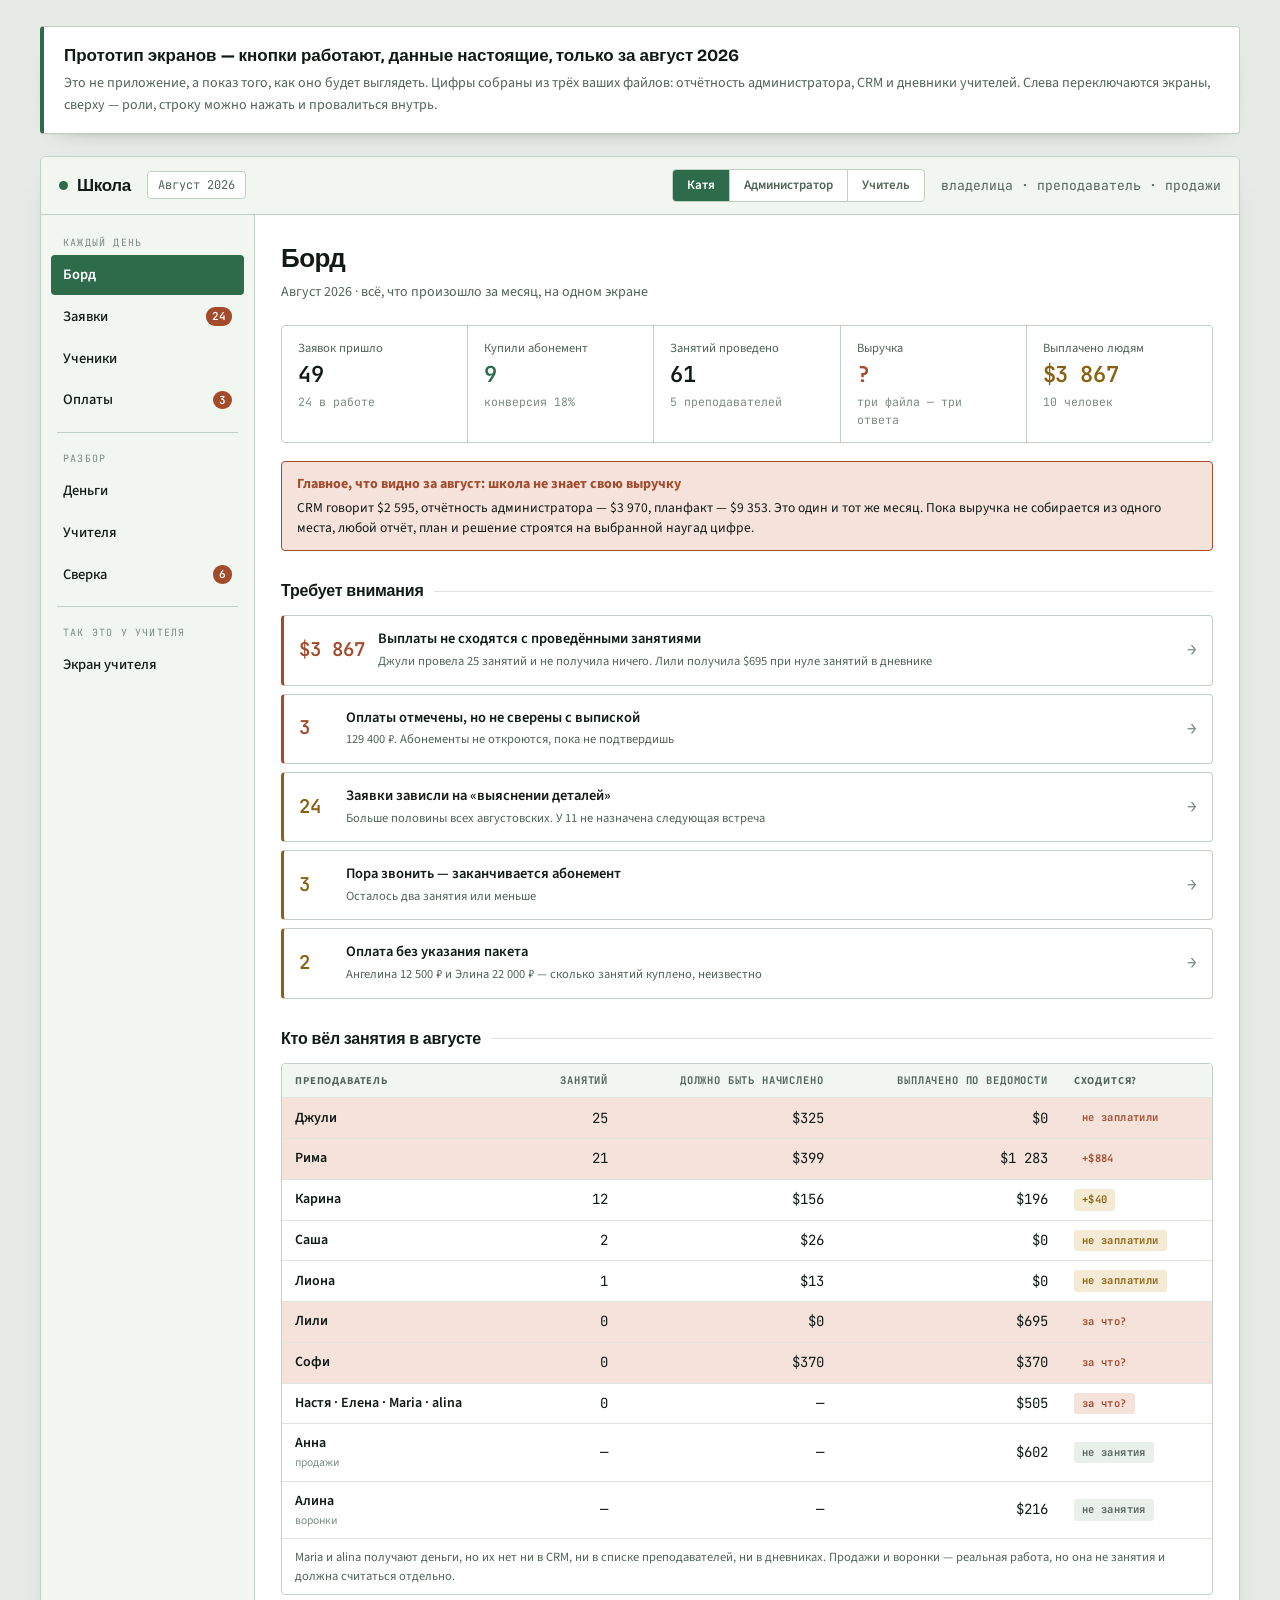
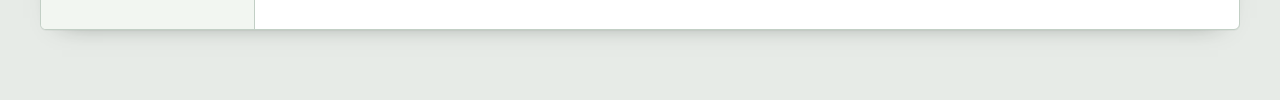
<file: katya/index.html>
<!doctype html>
<html lang="ru">
<head>
<meta charset="utf-8">
<meta name="viewport" content="width=device-width, initial-scale=1">
<meta name="robots" content="noindex, nofollow">
<meta name="color-scheme" content="light dark">
<title>Школа английского — прототип учётной системы</title>
<link rel="icon" href="data:image/svg+xml,%3Csvg xmlns=%22http://www.w3.org/2000/svg%22 viewBox=%220 0 32 32%22%3E%3Ccircle cx=%2216%22 cy=%2216%22 r=%2213%22 fill=%22%232E6B4B%22/%3E%3C/svg%3E">

<link rel="preconnect" href="https://fonts.googleapis.com">
<link rel="preconnect" href="https://fonts.gstatic.com" crossorigin>
<link rel="stylesheet" href="https://fonts.googleapis.com/css2?family=Bricolage+Grotesque:opsz,wght@12..96,600;12..96,700&family=Source+Sans+3:wght@400;500;600;700&family=JetBrains+Mono:wght@400;500;600&display=swap">

<style>
:root{
  --paper:#E7EBE7; --surface:#FFFFFF; --surface-2:#F2F6F1; --surface-3:#E9EFE9;
  --ink:#121A15; --muted:#54645A; --faint:#7C8B82;
  --rule:#C2CFC5; --rule-soft:#DEE6DE;
  --accent:#2E6B4B; --accent-soft:#DBEAE0; --accent-ink:#FFFFFF;
  --ok:#2E6B4B; --ok-soft:#DBEAE0;
  --warn:#8A6212; --warn-soft:#F5EBD4;
  --bad:#A34B2C; --bad-soft:#F5E3DB;
  --shadow:0 1px 0 rgba(18,26,21,.04), 0 10px 26px -22px rgba(18,26,21,.7);
}
@media (prefers-color-scheme: dark){
  :root:not([data-theme="light"]){
    --paper:#0B100D; --surface:#141D18; --surface-2:#1A241E; --surface-3:#202B24;
    --ink:#E2EBE5; --muted:#90A296; --faint:#75887C;
    --rule:#2A3830; --rule-soft:#212C25;
    --accent:#74C79B; --accent-soft:#15301F; --accent-ink:#0B100D;
    --ok:#74C79B; --ok-soft:#15301F;
    --warn:#D9B45E; --warn-soft:#31280F;
    --bad:#E08A68; --bad-soft:#34211A;
    --shadow:0 1px 0 rgba(0,0,0,.4), 0 12px 30px -24px #000;
  }
}
:root[data-theme="dark"]{
  --paper:#0B100D; --surface:#141D18; --surface-2:#1A241E; --surface-3:#202B24;
  --ink:#E2EBE5; --muted:#90A296; --faint:#75887C;
  --rule:#2A3830; --rule-soft:#212C25;
  --accent:#74C79B; --accent-soft:#15301F; --accent-ink:#0B100D;
  --ok:#74C79B; --ok-soft:#15301F;
  --warn:#D9B45E; --warn-soft:#31280F;
  --bad:#E08A68; --bad-soft:#34211A;
  --shadow:0 1px 0 rgba(0,0,0,.4), 0 12px 30px -24px #000;
}

*{box-sizing:border-box}
body{margin:0;background:var(--paper);color:var(--ink);
  font-family:"Source Sans 3",-apple-system,BlinkMacSystemFont,"Segoe UI",sans-serif;
  font-size:15px;line-height:1.5;-webkit-font-smoothing:antialiased}
@media (prefers-reduced-motion:reduce){*{transition:none !important;animation:none !important}}

.page{max-width:1240px;margin:0 auto;padding:26px 20px 70px}

.banner{background:var(--surface);border:1px solid var(--rule);border-left:4px solid var(--accent);
  border-radius:4px;padding:16px 20px;margin-bottom:22px;box-shadow:var(--shadow)}
.banner b{font-family:"Bricolage Grotesque",sans-serif;font-size:17px;display:block;margin-bottom:3px}
.banner span{color:var(--muted);font-size:14px}

.app{background:var(--surface);border:1px solid var(--rule);border-radius:6px;overflow:hidden;box-shadow:var(--shadow)}
.topbar{display:flex;align-items:center;gap:16px;padding:12px 18px;background:var(--surface-2);border-bottom:1px solid var(--rule);flex-wrap:wrap}
.brand{font-family:"Bricolage Grotesque",sans-serif;font-weight:700;font-size:17px;letter-spacing:-.02em;display:flex;align-items:center;gap:9px}
.dot{width:9px;height:9px;border-radius:50%;background:var(--accent);flex:none}
.period{font-family:"JetBrains Mono",monospace;font-size:12px;color:var(--muted);border:1px solid var(--rule);border-radius:4px;padding:4px 10px;background:var(--surface)}
.roles{margin-left:auto;display:flex;border:1px solid var(--rule);border-radius:4px;overflow:hidden;background:var(--surface)}
.roles button{border:0;background:transparent;color:var(--muted);font:inherit;font-size:13px;font-weight:600;padding:6px 14px;cursor:pointer;transition:background .15s}
.roles button+button{border-left:1px solid var(--rule)}
.roles button[aria-pressed="true"]{background:var(--accent);color:var(--accent-ink)}
.roles button:focus-visible{outline:2px solid var(--accent);outline-offset:-2px}
.who{font-size:13px;color:var(--muted);font-family:"JetBrains Mono",monospace}

.body{display:grid;grid-template-columns:214px 1fr;min-height:680px}
nav{background:var(--surface-2);border-right:1px solid var(--rule);padding:14px 10px;display:flex;flex-direction:column;gap:2px}
nav button{display:flex;align-items:center;justify-content:space-between;gap:8px;width:100%;text-align:left;
  border:0;background:transparent;color:var(--ink);font:inherit;font-size:14.5px;font-weight:500;
  padding:9px 12px;border-radius:4px;cursor:pointer;transition:background .15s}
nav button:hover{background:var(--surface-3)}
nav button[aria-current="page"]{background:var(--accent);color:var(--accent-ink);font-weight:600}
nav button:focus-visible{outline:2px solid var(--accent);outline-offset:1px}
nav .badge{font-family:"JetBrains Mono",monospace;font-size:11px;font-weight:600;background:var(--bad);color:#fff;border-radius:9px;padding:1px 6px;min-width:19px;text-align:center}
nav button[aria-current="page"] .badge{background:var(--accent-ink);color:var(--accent)}
nav .navsep{height:1px;background:var(--rule);margin:10px 6px}
nav .navlabel{font-family:"JetBrains Mono",monospace;font-size:10px;letter-spacing:.12em;text-transform:uppercase;color:var(--faint);padding:6px 12px 3px}

main{padding:24px 26px 34px;overflow:hidden}
.scr{display:none}
.scr.on{display:block;animation:fade .18s ease-out}
@keyframes fade{from{opacity:0;transform:translateY(3px)}to{opacity:1;transform:none}}

h1.title{font-family:"Bricolage Grotesque",sans-serif;font-size:26px;font-weight:700;letter-spacing:-.02em;margin:0 0 4px}
.sub{color:var(--muted);font-size:14px;margin:0 0 22px}
h2.blk{font-family:"Bricolage Grotesque",sans-serif;font-size:16px;font-weight:700;letter-spacing:-.01em;margin:28px 0 12px;display:flex;align-items:center;gap:10px}
h2.blk::after{content:"";flex:1;height:1px;background:var(--rule-soft)}

.tiles{display:grid;grid-template-columns:repeat(auto-fit,minmax(152px,1fr));gap:1px;background:var(--rule);border:1px solid var(--rule);border-radius:4px;overflow:hidden}
.tile{background:var(--surface);padding:14px 16px;display:flex;flex-direction:column;gap:2px}
.tile .lbl{font-size:12.5px;color:var(--muted);line-height:1.3}
.tile .val{font-family:"JetBrains Mono",monospace;font-size:22px;font-weight:600;letter-spacing:-.02em;font-variant-numeric:tabular-nums}
.tile .sub2{font-size:11.5px;color:var(--faint);font-family:"JetBrains Mono",monospace}
.tile.g .val{color:var(--ok)} .tile.w .val{color:var(--warn)} .tile.b .val{color:var(--bad)}

.money3{display:grid;grid-template-columns:repeat(auto-fit,minmax(190px,1fr));gap:1px;background:var(--rule);border:1px solid var(--rule);border-radius:4px;overflow:hidden;margin:14px 0}
.money3 div{background:var(--surface);padding:14px 16px}
.money3 .k{font-size:12px;color:var(--muted);display:block;margin-bottom:2px}
.money3 .v{font-family:"JetBrains Mono",monospace;font-size:20px;font-weight:600;font-variant-numeric:tabular-nums;display:block}
.money3 .n{font-size:11.5px;color:var(--faint);display:block;margin-top:2px}

.tw{overflow-x:auto;border:1px solid var(--rule);border-radius:4px;background:var(--surface)}
table{border-collapse:collapse;width:100%;font-size:14px;min-width:700px}
th,td{padding:9px 13px;text-align:left;border-bottom:1px solid var(--rule-soft);white-space:nowrap}
th{background:var(--surface-2);font-size:10.5px;letter-spacing:.08em;text-transform:uppercase;color:var(--muted);font-weight:700}
td.num,th.num{text-align:right;font-family:"JetBrains Mono",monospace;font-variant-numeric:tabular-nums}
tbody tr:last-child td{border-bottom:none}
tbody tr.click{cursor:pointer;transition:background .12s}
tbody tr.click:hover{background:var(--surface-2)}
tbody tr.click:focus-visible{outline:2px solid var(--accent);outline-offset:-2px}
tr.hi td{background:var(--bad-soft)}
td .nm{font-weight:600}
td .tiny{display:block;font-size:11.5px;color:var(--faint);font-weight:400}
caption{caption-side:bottom;text-align:left;padding:9px 13px;font-size:12.5px;color:var(--muted);border-top:1px solid var(--rule-soft)}

.pill{display:inline-block;font-family:"JetBrains Mono",monospace;font-size:10.5px;font-weight:600;letter-spacing:.04em;padding:3px 8px;border-radius:3px;white-space:nowrap}
.pill.ok{background:var(--ok-soft);color:var(--ok)}
.pill.warn{background:var(--warn-soft);color:var(--warn)}
.pill.bad{background:var(--bad-soft);color:var(--bad)}
.pill.mute{background:var(--surface-3);color:var(--muted)}

.mini{display:flex;align-items:center;gap:8px}
.minitrack{width:62px;height:6px;border-radius:3px;background:var(--surface-3);overflow:hidden;flex:none}
.minifill{height:100%;background:var(--accent)}
.minifill.w{background:var(--warn)} .minifill.b{background:var(--bad)}

.att{display:flex;flex-direction:column;gap:8px;margin-top:12px}
.attrow{display:flex;align-items:center;gap:13px;background:var(--surface);border:1px solid var(--rule);border-left:3px solid var(--muted);border-radius:4px;padding:12px 15px;text-align:left;font:inherit;color:inherit;cursor:pointer;width:100%;transition:background .12s}
.attrow:hover{background:var(--surface-2)}
.attrow:focus-visible{outline:2px solid var(--accent);outline-offset:1px}
.attrow.b{border-left-color:var(--bad)} .attrow.w{border-left-color:var(--warn)}
.attrow .n{font-family:"JetBrains Mono",monospace;font-size:19px;font-weight:600;min-width:34px;font-variant-numeric:tabular-nums}
.attrow.b .n{color:var(--bad)} .attrow.w .n{color:var(--warn)}
.attrow .t{flex:1}
.attrow .t b{display:block;font-size:14.5px;font-weight:600}
.attrow .t span{font-size:12.5px;color:var(--muted)}
.attrow .go{font-family:"JetBrains Mono",monospace;font-size:16px;color:var(--faint)}

.back{border:1px solid var(--rule);background:var(--surface);color:var(--muted);font:inherit;font-size:13px;padding:5px 12px;border-radius:4px;cursor:pointer;margin-bottom:16px}
.back:hover{background:var(--surface-2);color:var(--ink)}
.back:focus-visible{outline:2px solid var(--accent);outline-offset:1px}
.chead{display:flex;align-items:flex-start;gap:16px;flex-wrap:wrap;margin-bottom:6px}
.chead h1{margin:0}
.cmeta{display:flex;flex-wrap:wrap;gap:6px 18px;font-size:13.5px;color:var(--muted);margin-bottom:20px}
.cmeta b{color:var(--ink);font-weight:600}
.two{display:grid;grid-template-columns:1fr 1fr;gap:20px}
@media (max-width:900px){.two{grid-template-columns:1fr}}
.panel{border:1px solid var(--rule);border-radius:4px;background:var(--surface);overflow:hidden}
.panel h3{margin:0;padding:10px 14px;background:var(--surface-2);border-bottom:1px solid var(--rule);font-family:"Bricolage Grotesque",sans-serif;font-size:14px;font-weight:700}
.panel .in{padding:14px}
.lrow{display:flex;align-items:center;gap:11px;padding:8px 14px;border-bottom:1px solid var(--rule-soft);font-size:13.5px}
.lrow:last-child{border-bottom:none}
.lrow .d{font-family:"JetBrains Mono",monospace;font-size:12.5px;color:var(--muted);min-width:44px}
.lrow .who2{flex:1}
.lrow .amt{font-family:"JetBrains Mono",monospace;font-size:12.5px;font-variant-numeric:tabular-nums;color:var(--muted)}
.kv{display:flex;justify-content:space-between;gap:14px;padding:7px 0;border-bottom:1px dashed var(--rule-soft);font-size:14px}
.kv:last-child{border-bottom:none}
.kv b{font-family:"JetBrains Mono",monospace;font-variant-numeric:tabular-nums;font-weight:600}
.warnbox{background:var(--bad-soft);border:1px solid var(--bad);border-radius:4px;padding:12px 15px;margin:14px 0;font-size:13.5px}
.warnbox b{display:block;color:var(--bad);margin-bottom:3px;font-size:14px}

/* form sketch */
.form{display:grid;grid-template-columns:repeat(auto-fit,minmax(190px,1fr));gap:14px;background:var(--surface-2);border:1px solid var(--rule);border-radius:4px;padding:18px}
.fld{display:flex;flex-direction:column;gap:5px}
.fld label{font-size:12px;color:var(--muted);font-weight:600}
.fld .inp{border:1px solid var(--rule);background:var(--surface);border-radius:4px;padding:8px 11px;font-size:14px;color:var(--ink);min-height:37px;display:flex;align-items:center}
.fld .inp.ph{color:var(--faint)}
.fld .inp.sel::after{content:"▾";margin-left:auto;color:var(--faint);font-size:11px}

/* funnel */
.funnel{display:flex;flex-direction:column;gap:6px;margin:16px 0}
.fstep{display:grid;grid-template-columns:180px 1fr 58px;align-items:center;gap:14px}
.fstep .fl{font-size:14px}
.ftrack{height:26px;background:var(--surface-2);border:1px solid var(--rule-soft);border-radius:3px;overflow:hidden}
.ffill{height:100%;background:var(--accent);opacity:.85}
.ffill.w{background:var(--warn)} .ffill.b{background:var(--bad)}
.fstep .fv{font-family:"JetBrains Mono",monospace;font-variant-numeric:tabular-nums;font-size:14px;text-align:right;font-weight:600}

.phonewrap{display:flex;gap:34px;flex-wrap:wrap;align-items:flex-start}
.phone{width:310px;flex:none;border:9px solid var(--ink);border-radius:30px;background:var(--surface);overflow:hidden;box-shadow:var(--shadow)}
.phead{background:var(--accent);color:var(--accent-ink);padding:16px 18px 14px}
.phead .t1{font-size:12px;opacity:.85;font-family:"JetBrains Mono",monospace}
.phead .t2{font-family:"Bricolage Grotesque",sans-serif;font-size:20px;font-weight:700;margin-top:2px}
.plist{padding:10px 12px 16px;display:flex;flex-direction:column;gap:9px}
.pcard{border:1px solid var(--rule);border-radius:6px;padding:11px 13px;background:var(--surface)}
.pcard .top{display:flex;justify-content:space-between;align-items:baseline;gap:8px}
.pcard .nm2{font-weight:700;font-size:15.5px}
.pcard .tm{font-family:"JetBrains Mono",monospace;font-size:13px;color:var(--muted)}
.pcard .bal{font-size:12.5px;margin:3px 0 9px}
.pcard .bal.low{color:var(--bad);font-weight:600}
.pbtns{display:flex;gap:7px}
.pbtn{flex:1;border:1px solid var(--accent);background:var(--accent);color:var(--accent-ink);font:inherit;font-size:13.5px;font-weight:600;padding:7px;border-radius:4px;cursor:pointer}
.pbtn.alt{background:transparent;color:var(--muted);border-color:var(--rule);flex:0 0 40%}
.pbtn:focus-visible{outline:2px solid var(--ink);outline-offset:1px}
.pcard.done{background:var(--ok-soft);border-color:var(--ok)}
.pcard.done .pbtns{display:none}
.pdone{display:none;font-size:13px;color:var(--ok);font-weight:600;align-items:center;gap:6px}
.pcard.done .pdone{display:flex}
.pnote{font-size:13.5px;color:var(--muted);max-width:44ch}
.pnote b{color:var(--ink)}

.hint{font-size:13px;color:var(--faint);margin-top:10px;font-style:italic}
.toast{position:fixed;left:50%;bottom:26px;transform:translateX(-50%) translateY(90px);background:var(--ink);color:var(--paper);padding:11px 20px;border-radius:5px;font-size:14px;font-weight:600;opacity:0;transition:all .25s;z-index:50;pointer-events:none;max-width:90vw;text-align:center}
.toast.on{transform:translateX(-50%);opacity:1}

@media (max-width:820px){
  .body{grid-template-columns:1fr}
  nav{flex-direction:row;overflow-x:auto;border-right:0;border-bottom:1px solid var(--rule);padding:8px}
  nav button{width:auto;white-space:nowrap}
  nav .navsep,nav .navlabel{display:none}
  main{padding:18px 16px 28px}
  .fstep{grid-template-columns:130px 1fr 44px;gap:9px}
}
</style>

</head>
<body>
<div class="page">

<div class="banner">
  <b>Прототип экранов — кнопки работают, данные настоящие, только за август 2026</b>
  <span>Это не приложение, а показ того, как оно будет выглядеть. Цифры собраны из трёх ваших файлов: отчётность администратора, CRM и дневники учителей. Слева переключаются экраны, сверху — роли, строку можно нажать и провалиться внутрь.</span>
</div>

<div class="app">
  <div class="topbar">
    <div class="brand"><span class="dot"></span>Школа</div>
    <div class="period">Август 2026</div>
    <div class="roles" role="group" aria-label="Роль">
      <button type="button" data-role="owner" aria-pressed="true">Катя</button>
      <button type="button" data-role="admin" aria-pressed="false">Администратор</button>
      <button type="button" data-role="teacher" aria-pressed="false">Учитель</button>
    </div>
    <div class="who" id="who">владелица · преподаватель · продажи</div>
  </div>

  <div class="body">
    <nav id="nav">
      <div class="navlabel">Каждый день</div>
      <button type="button" data-scr="board" aria-current="page">Борд</button>
      <button type="button" data-scr="leads">Заявки<span class="badge">24</span></button>
      <button type="button" data-scr="students">Ученики</button>
      <button type="button" data-scr="pay" data-roles="owner admin">Оплаты<span class="badge">3</span></button>
      <div class="navsep"></div>
      <div class="navlabel">Разбор</div>
      <button type="button" data-scr="money" data-roles="owner">Деньги</button>
      <button type="button" data-scr="teachers" data-roles="owner">Учителя</button>
      <button type="button" data-scr="check" data-roles="owner admin">Сверка<span class="badge">6</span></button>
      <div class="navsep"></div>
      <div class="navlabel">Так это у учителя</div>
      <button type="button" data-scr="phone">Экран учителя</button>
    </nav>

    <main>

      <!-- ============ БОРД ============ -->
      <section class="scr on" id="scr-board">
        <h1 class="title">Борд</h1>
        <p class="sub">Август 2026 · всё, что произошло за месяц, на одном экране</p>

        <div class="tiles">
          <div class="tile"><span class="lbl">Заявок пришло</span><span class="val">49</span><span class="sub2">24 в работе</span></div>
          <div class="tile g"><span class="lbl">Купили абонемент</span><span class="val">9</span><span class="sub2">конверсия 18%</span></div>
          <div class="tile"><span class="lbl">Занятий проведено</span><span class="val">61</span><span class="sub2">5 преподавателей</span></div>
          <div class="tile b"><span class="lbl">Выручка</span><span class="val">?</span><span class="sub2">три файла — три ответа</span></div>
          <div class="tile w"><span class="lbl">Выплачено людям</span><span class="val">$3 867</span><span class="sub2">10 человек</span></div>
        </div>

        <div class="warnbox" style="margin-top:18px">
          <b>Главное, что видно за август: школа не знает свою выручку</b>
          CRM говорит $2 595, отчётность администратора — $3 970, планфакт — $9 353. Это один и тот же месяц. Пока выручка не собирается из одного места, любой отчёт, план и решение строятся на выбранной наугад цифре.
        </div>

        <h2 class="blk">Требует внимания</h2>
        <div class="att">
          <button type="button" class="attrow b" data-go="teachers">
            <span class="n">$3 867</span>
            <span class="t"><b>Выплаты не сходятся с проведёнными занятиями</b><span>Джули провела 25 занятий и не получила ничего. Лили получила $695 при нуле занятий в дневнике</span></span>
            <span class="go">→</span>
          </button>
          <button type="button" class="attrow b" data-go="pay">
            <span class="n">3</span>
            <span class="t"><b>Оплаты отмечены, но не сверены с выпиской</b><span>129 400 ₽. Абонементы не откроются, пока не подтвердишь</span></span>
            <span class="go">→</span>
          </button>
          <button type="button" class="attrow w" data-go="leads">
            <span class="n">24</span>
            <span class="t"><b>Заявки зависли на «выяснении деталей»</b><span>Больше половины всех августовских. У 11 не назначена следующая встреча</span></span>
            <span class="go">→</span>
          </button>
          <button type="button" class="attrow w" data-go="students">
            <span class="n">3</span>
            <span class="t"><b>Пора звонить — заканчивается абонемент</b><span>Осталось два занятия или меньше</span></span>
            <span class="go">→</span>
          </button>
          <button type="button" class="attrow w" data-go="check">
            <span class="n">2</span>
            <span class="t"><b>Оплата без указания пакета</b><span>Ангелина 12 500 ₽ и Элина 22 000 ₽ — сколько занятий куплено, неизвестно</span></span>
            <span class="go">→</span>
          </button>
        </div>

        <h2 class="blk">Кто вёл занятия в августе</h2>
        <div class="tw">
          <table>
            <thead><tr><th>Преподаватель</th><th class="num">Занятий</th><th class="num">Должно быть начислено</th><th class="num">Выплачено по ведомости</th><th>Сходится?</th></tr></thead>
            <tbody>
              <tr class="hi"><td><span class="nm">Джули</span></td><td class="num">25</td><td class="num">$325</td><td class="num">$0</td><td><span class="pill bad">не заплатили</span></td></tr>
              <tr class="hi"><td><span class="nm">Рима</span></td><td class="num">21</td><td class="num">$399</td><td class="num">$1 283</td><td><span class="pill bad">+$884</span></td></tr>
              <tr><td><span class="nm">Карина</span></td><td class="num">12</td><td class="num">$156</td><td class="num">$196</td><td><span class="pill warn">+$40</span></td></tr>
              <tr><td><span class="nm">Саша</span></td><td class="num">2</td><td class="num">$26</td><td class="num">$0</td><td><span class="pill warn">не заплатили</span></td></tr>
              <tr><td><span class="nm">Лиона</span></td><td class="num">1</td><td class="num">$13</td><td class="num">$0</td><td><span class="pill warn">не заплатили</span></td></tr>
              <tr class="hi"><td><span class="nm">Лили</span></td><td class="num">0</td><td class="num">$0</td><td class="num">$695</td><td><span class="pill bad">за что?</span></td></tr>
              <tr class="hi"><td><span class="nm">Софи</span></td><td class="num">0</td><td class="num">$370</td><td class="num">$370</td><td><span class="pill bad">за что?</span></td></tr>
              <tr><td><span class="nm">Настя · Елена · Maria · alina</span></td><td class="num">0</td><td class="num">—</td><td class="num">$505</td><td><span class="pill bad">за что?</span></td></tr>
              <tr><td><span class="nm">Анна</span><span class="tiny">продажи</span></td><td class="num">—</td><td class="num">—</td><td class="num">$602</td><td><span class="pill mute">не занятия</span></td></tr>
              <tr><td><span class="nm">Алина</span><span class="tiny">воронки</span></td><td class="num">—</td><td class="num">—</td><td class="num">$216</td><td><span class="pill mute">не занятия</span></td></tr>
            </tbody>
            <caption>Maria и alina получают деньги, но их нет ни в CRM, ни в списке преподавателей, ни в дневниках. Продажи и воронки — реальная работа, но она не занятия и должна считаться отдельно.</caption>
          </table>
        </div>
      </section>

      <!-- ============ ЗАЯВКИ ============ -->
      <section class="scr" id="scr-leads">
        <h1 class="title">Заявки</h1>
        <p class="sub">Август 2026 · 49 заявок. Это то, что администратор ведёт сейчас в отдельном файле</p>

        <div class="funnel">
          <div class="fstep"><span class="fl">Пришла заявка</span><span class="ftrack"><span class="ffill" style="width:100%"></span></span><span class="fv">49</span></div>
          <div class="fstep"><span class="fl">Выясняем детали</span><span class="ftrack"><span class="ffill w" style="width:49%"></span></span><span class="fv">24</span></div>
          <div class="fstep"><span class="fl">Обсуждаем стоимость</span><span class="ftrack"><span class="ffill w" style="width:14%"></span></span><span class="fv">7</span></div>
          <div class="fstep"><span class="fl">Оплатили пробное</span><span class="ftrack"><span class="ffill" style="width:4%"></span></span><span class="fv">2</span></div>
          <div class="fstep"><span class="fl">Купили абонемент</span><span class="ftrack"><span class="ffill" style="width:18%"></span></span><span class="fv">9</span></div>
          <div class="fstep"><span class="fl">Просили вернуться позже</span><span class="ftrack"><span class="ffill w" style="width:8%"></span></span><span class="fv">4</span></div>
          <div class="fstep"><span class="fl">Отказ</span><span class="ftrack"><span class="ffill b" style="width:4%"></span></span><span class="fv">2</span></div>
        </div>

        <div class="tiles" style="margin-top:20px">
          <div class="tile g"><span class="lbl">Конверсия в абонемент</span><span class="val">18%</span><span class="sub2">9 из 49</span></div>
          <div class="tile b"><span class="lbl">Зависли без движения</span><span class="val">24</span><span class="sub2">половина всех заявок</span></div>
          <div class="tile b"><span class="lbl">Без следующей встречи</span><span class="val">11</span><span class="sub2">никто не знает, когда звонить</span></div>
          <div class="tile b"><span class="lbl">Без источника</span><span class="val">49</span><span class="sub2">поле не заполняется вообще</span></div>
        </div>

        <h2 class="blk">Список заявок</h2>
        <div class="tw">
          <table>
            <thead><tr><th>Дата</th><th>Имя</th><th>Статус</th><th>Учитель</th><th>Где общались</th><th>Следующий шаг</th><th class="num">Сумма</th></tr></thead>
            <tbody id="leadbody"></tbody>
          </table>
        </div>
        <p class="hint">Сейчас источник заявки не заполняется ни у одной из 49 — значит, ответить, какой канал приводит платящих, нельзя. В системе это обязательное поле из двух-трёх вариантов.</p>
      </section>

      <!-- ============ УЧЕНИКИ ============ -->
      <section class="scr" id="scr-students">
        <h1 class="title">Ученики</h1>
        <p class="sub">Август 2026 · кто платил или занимался. Нажми на строку — откроется карточка</p>

        <div class="money3">
          <div><span class="k">Отмечено оплат за август</span><span class="v">311 944 ₽</span><span class="n">+ $205 · девять абонементов и пробное</span></div>
          <div><span class="k">Проведено занятий</span><span class="v" style="color:var(--ok)">61</span><span class="n">по дневникам пяти преподавателей</span></div>
          <div><span class="k">Оплачено, но не проведено</span><span class="v" style="color:var(--warn)">92 занятия</span><span class="n">это долг перед учениками, а не прибыль</span></div>
        </div>

        <div class="tw">
          <table>
            <thead><tr><th>Ученик</th><th>Учитель</th><th>Абонемент</th><th class="num">Оплатил</th><th class="num">Занятий в августе</th><th>Последнее занятие</th><th>Статус</th></tr></thead>
            <tbody id="stbody"></tbody>
          </table>
        </div>
      </section>

      <!-- ============ КАРТОЧКА ============ -->
      <section class="scr" id="scr-card">
        <button type="button" class="back" data-go="students">← Все ученики</button>
        <div id="cardbody"></div>
      </section>

      <!-- ============ ОПЛАТЫ ============ -->
      <section class="scr" id="scr-pay">
        <h1 class="title">Оплаты</h1>
        <p class="sub">Единой платёжной системы нет — значит, отмечаем руками. Задача системы: сделать отметку быстрой, а сверку — возможной</p>

        <h2 class="blk">Отметить оплату</h2>
        <div class="form">
          <div class="fld"><label>Ученик</label><div class="inp sel">Алена #1268</div></div>
          <div class="fld"><label>За что</label><div class="inp sel">Пакет занятий</div></div>
          <div class="fld"><label>Сколько занятий</label><div class="inp">24</div></div>
          <div class="fld"><label>Сумма и валюта</label><div class="inp">77 520 ₽</div></div>
          <div class="fld"><label>Куда пришли деньги</label><div class="inp sel">Рублёвая карта Тинькофф</div></div>
          <div class="fld"><label>Дата поступления</label><div class="inp">28.08.2026</div></div>
        </div>
        <p class="hint">Единственное новое поле против того, что админ пишет сейчас, — «куда пришли деньги». Без него сверить с выпиской нельзя, потому что счетов несколько.</p>

        <h2 class="blk">Отмечено — ждёт твоей сверки</h2>
        <div class="tw">
          <table>
            <thead><tr><th>Отмечено</th><th>Ученик</th><th>За что</th><th class="num">Занятий</th><th class="num">Сумма</th><th>Куда пришло</th><th>Кто отметил</th><th></th></tr></thead>
            <tbody id="paybody"></tbody>
          </table>
        </div>

        <h2 class="blk">Сверка по счетам за август</h2>
        <p style="max-width:70ch;margin-top:0">Раз в месяц открываешь выписку по каждому счёту и сравниваешь <b>одно число</b>, а не тридцать строк. Расхождение сразу показывает, где потерялась отметка.</p>
        <div class="tw">
          <table>
            <thead><tr><th>Счёт</th><th class="num">Отмечено в системе</th><th class="num">По выписке</th><th class="num">Расхождение</th><th>Что делать</th></tr></thead>
            <tbody>
              <tr><td>Рублёвая карта</td><td class="num">311 944 ₽</td><td class="num">476 881 ₽</td><td class="num" style="color:var(--bad)">−164 937 ₽</td><td>Пропущены продления — их админ не ведёт</td></tr>
              <tr><td>Долларовый счёт</td><td class="num">$205</td><td class="num">$3 559</td><td class="num" style="color:var(--bad)">−$3 354</td><td>Почти весь долларовый поток мимо учёта</td></tr>
              <tr><td>Рупии</td><td class="num">0 Rp</td><td class="num">2 455 000 Rp</td><td class="num" style="color:var(--bad)">−2 455 000 Rp</td><td>Не отмечается вообще</td></tr>
            </tbody>
            <caption>Так выглядит август по вашим файлам сегодня. Именно эти три строки и дают разницу между $3 970 и $9 353.</caption>
          </table>
        </div>
      </section>

      <!-- ============ ДЕНЬГИ ============ -->
      <section class="scr" id="scr-money">
        <h1 class="title">Деньги</h1>
        <p class="sub">Август 2026 · так это выглядит, когда все поступления отмечены в одном месте</p>

        <div class="money3">
          <div><span class="k">Пришло на счета</span><span class="v">$9 353</span><span class="n">все три валюты вместе</span></div>
          <div><span class="k">Заработано занятиями</span><span class="v" style="color:var(--ok)">$2 745</span><span class="n">61 проведённое занятие</span></div>
          <div><span class="k">Оплачено вперёд</span><span class="v" style="color:var(--warn)">$6 608</span><span class="n">это долг перед учениками</span></div>
        </div>

        <div class="tw" style="margin-top:18px">
          <table>
            <thead><tr><th>Статья</th><th class="num">Сумма $</th><th class="num">% выручки</th><th>Комментарий</th></tr></thead>
            <tbody>
              <tr><td><b>Выручка</b> — проведённые занятия</td><td class="num"><b>2 745</b></td><td class="num">100%</td><td>61 занятие</td></tr>
              <tr><td><b>Работа преподавателей</b></td><td class="num"><b>−919</b></td><td class="num">33%</td><td>по проведённым занятиям</td></tr>
              <tr><td>&nbsp;&nbsp;· Катя как преподаватель</td><td class="num">—</td><td class="num">—</td><td><span class="pill warn">ставку надо проставить</span></td></tr>
              <tr><td><b>Валовая прибыль</b></td><td class="num"><b>1 826</b></td><td class="num">67%</td><td></td></tr>
              <tr><td>Продажи — Анна</td><td class="num">−602</td><td class="num">22%</td><td>раньше лежало в «оплате учителей»</td></tr>
              <tr><td>Воронки и маркетинг — Алина</td><td class="num">−216</td><td class="num">8%</td><td>первый раз попадает в отчёт</td></tr>
              <tr><td>Платформы и сервисы</td><td class="num">−34</td><td class="num">1%</td><td>2 822 ₽</td></tr>
              <tr><td>Комиссии за приём платежей</td><td class="num">—</td><td class="num">—</td><td><span class="pill bad">не считается</span></td></tr>
              <tr><td>Налоги</td><td class="num">—</td><td class="num">—</td><td><span class="pill bad">не считается</span></td></tr>
              <tr><td><b>Прибыль школы</b></td><td class="num"><b>974</b></td><td class="num">35%</td><td>до изъятия владельца</td></tr>
              <tr><td>Изъятие — Катя</td><td class="num">−974</td><td class="num">35%</td><td>единственная владелица</td></tr>
            </tbody>
          </table>
        </div>
        <p class="hint">Обрати внимание: пришло на счета $9 353, а заработано $2 745. Разница — деньги за занятия, которые ещё предстоит провести. Сегодня эта разница нигде не видна, поэтому месяц выглядит богаче, чем он есть.</p>
      </section>

      <!-- ============ УЧИТЕЛЯ ============ -->
      <section class="scr" id="scr-teachers">
        <h1 class="title">Учителя</h1>
        <p class="sub">Август 2026 · слева то, что говорит дневник, справа — то, что ушло с карты</p>

        <div class="tw">
          <table>
            <thead><tr><th>Человек</th><th>Роль</th><th class="num">Занятий</th><th class="num">По занятиям</th><th class="num">Выплачено</th><th class="num">Разница</th><th>Дневник</th></tr></thead>
            <tbody>
              <tr class="hi"><td><span class="nm">Рима</span></td><td><span class="pill mute">преподаватель</span></td><td class="num">21</td><td class="num">$399</td><td class="num">$1 283</td><td class="num" style="color:var(--bad)">+$884</td><td><span class="pill ok">ведёт</span></td></tr>
              <tr class="hi"><td><span class="nm">Джули</span></td><td><span class="pill mute">преподаватель</span></td><td class="num">25</td><td class="num">$325</td><td class="num">$0</td><td class="num" style="color:var(--bad)">−$325</td><td><span class="pill ok">ведёт</span></td></tr>
              <tr class="hi"><td><span class="nm">Лили</span></td><td><span class="pill mute">преподаватель</span></td><td class="num">0</td><td class="num">$0</td><td class="num">$695</td><td class="num" style="color:var(--bad)">+$695</td><td><span class="pill bad">молчит 111 дней</span></td></tr>
              <tr class="hi"><td><span class="nm">Софи</span></td><td><span class="pill mute">преподаватель</span></td><td class="num">0</td><td class="num">$0</td><td class="num">$370</td><td class="num" style="color:var(--bad)">+$370</td><td><span class="pill bad">молчит 62 дня</span></td></tr>
              <tr><td><span class="nm">Карина</span></td><td><span class="pill mute">преподаватель</span></td><td class="num">12</td><td class="num">$156</td><td class="num">$196</td><td class="num" style="color:var(--warn)">+$40</td><td><span class="pill ok">ведёт</span></td></tr>
              <tr><td><span class="nm">Настя</span></td><td><span class="pill mute">преподаватель</span></td><td class="num">0</td><td class="num">$0</td><td class="num">$158</td><td class="num" style="color:var(--bad)">+$158</td><td><span class="pill bad">дневника нет</span></td></tr>
              <tr><td><span class="nm">Елена</span></td><td><span class="pill mute">преподаватель</span></td><td class="num">0</td><td class="num">$0</td><td class="num">$129</td><td class="num" style="color:var(--bad)">+$129</td><td><span class="pill bad">молчит 84 дня</span></td></tr>
              <tr><td><span class="nm">Maria</span></td><td><span class="pill bad">нет в системе</span></td><td class="num">—</td><td class="num">—</td><td class="num">$65</td><td class="num">—</td><td><span class="pill bad">не заведена</span></td></tr>
              <tr><td><span class="nm">alina</span></td><td><span class="pill bad">нет в системе</span></td><td class="num">—</td><td class="num">—</td><td class="num">$153</td><td class="num">—</td><td><span class="pill bad">не заведена</span></td></tr>
              <tr><td><span class="nm">Саша</span></td><td><span class="pill mute">преподаватель</span></td><td class="num">2</td><td class="num">$26</td><td class="num">$0</td><td class="num" style="color:var(--warn)">−$26</td><td><span class="pill ok">ведёт</span></td></tr>
              <tr><td><span class="nm">Лиона</span></td><td><span class="pill mute">преподаватель</span></td><td class="num">1</td><td class="num">$13</td><td class="num">$0</td><td class="num" style="color:var(--warn)">−$13</td><td><span class="pill ok">ведёт</span></td></tr>
              <tr><td><span class="nm">Анна</span></td><td><span class="pill mute">продажи</span></td><td class="num">—</td><td class="num">—</td><td class="num">$602</td><td class="num">—</td><td><span class="pill mute">не преподаёт</span></td></tr>
              <tr><td><span class="nm">Алина</span></td><td><span class="pill mute">воронки</span></td><td class="num">—</td><td class="num">—</td><td class="num">$216</td><td class="num">—</td><td><span class="pill mute">не преподаёт</span></td></tr>
              <tr><td><span class="nm">Катя</span></td><td><span class="pill ok">владелица</span> <span class="pill mute">преподаватель</span> <span class="pill mute">продажи</span></td><td class="num">?</td><td class="num">—</td><td class="num">—</td><td><span class="pill bad">не ведёт</span></td></tr>
            </tbody>
            <caption>Часть разницы объясняется тем, что зарплата платится с задержкой — «Софи 1–5 число», «Елена 15–20 число». Но даже с поправкой на месяц цифры не сходятся: за июль у Лили и Софи в дневниках тоже ноль.</caption>
          </table>
        </div>

        <h2 class="blk">Катя — как считаются её деньги</h2>
        <div class="two">
          <div class="panel">
            <h3>Как преподаватель</h3>
            <div class="in">
              <div class="kv"><span>Занятий в августе</span><b>не отмечены</b></div>
              <div class="kv"><span>Ставка за занятие</span><b>не задана</b></div>
              <div class="kv"><span>Начислено</span><b>—</b></div>
              <div class="kv"><span>Куда попадает</span><b>себестоимость</b></div>
            </div>
          </div>
          <div class="panel">
            <h3>Как владелица</h3>
            <div class="in">
              <div class="kv"><span>Прибыль школы за август</span><b>$974</b></div>
              <div class="kv"><span>Доля</span><b>100%</b></div>
              <div class="kv"><span>Изъятие</span><b>$974</b></div>
              <div class="kv"><span>Куда попадает</span><b>ниже прибыли</b></div>
            </div>
          </div>
        </div>
        <p class="hint">Владелица одна, поэтому вся прибыль её. Но пока её уроки не отмечены и ставка не задана, «прибыль школы» и «доход Кати» — одно неразделимое число, и непонятно, зарабатывает школа или зарабатывает Катя.</p>
      </section>

      <!-- ============ СВЕРКА ============ -->
      <section class="scr" id="scr-check">
        <h1 class="title">Сверка</h1>
        <p class="sub">Что не сошлось в августе. Пустой список — значит всё в порядке</p>
        <div class="att">
          <button type="button" class="attrow b" data-go="pay"><span class="n">$5 383</span><span class="t"><b>Деньги пришли на счета, но не отмечены</b><span>Разница между выпиской и системой: 164 937 ₽, $3 354 и 2 455 000 Rp</span></span><span class="go">→</span></button>
          <button type="button" class="attrow b" data-go="teachers"><span class="n">6</span><span class="t"><b>Выплата без единого проведённого занятия</b><span>Лили, Софи, Настя, Елена, Maria, alina — $1 570 за август</span></span><span class="go">→</span></button>
          <button type="button" class="attrow b" data-go="teachers"><span class="n">1</span><span class="t"><b>Занятия проведены, оплата не начислена</b><span>Джули — 25 занятий, $325</span></span><span class="go">→</span></button>
          <button type="button" class="attrow b" data-go="teachers"><span class="n">2</span><span class="t"><b>Человек получает деньги, но не заведён в системе</b><span>Maria и alina — $218. Кто это и за что?</span></span><span class="go">→</span></button>
          <button type="button" class="attrow w" data-go="students"><span class="n">2</span><span class="t"><b>Оплата без указания пакета</b><span>Ангелина 12 500 ₽ и Элина 22 000 ₽ — остаток посчитать нельзя</span></span><span class="go">→</span></button>
          <button type="button" class="attrow w" data-go="leads"><span class="n">49</span><span class="t"><b>Заявка без источника</b><span>Поле не заполнено ни у одной. Какой канал приводит платящих — ответить нельзя</span></span><span class="go">→</span></button>
        </div>
        <p class="hint">Всё, что здесь появляется, чинится на обычных экранах — и строка исчезает отсюда сама.</p>
      </section>

      <!-- ============ ЭКРАН УЧИТЕЛЯ ============ -->
      <section class="scr" id="scr-phone">
        <h1 class="title">Экран учителя</h1>
        <p class="sub">Это всё, что видит преподаватель. Нажми «Провёл» — попробуй</p>
        <div class="phonewrap">
          <div class="phone">
            <div class="phead">
              <div class="t1">среда, 12 августа</div>
              <div class="t2">Сегодня · 4 занятия</div>
            </div>
            <div class="plist" id="plist"></div>
          </div>
          <div>
            <p class="pnote"><b>Ученика нельзя вписать текстом</b> — только выбрать из своего списка. Именно поэтому у Джули 232 часа оказались «ничьими»: она писала Tanya, а в базе была Таня.</p>
            <p class="pnote" style="margin-top:14px"><b>Остаток виден прямо под именем.</b> Когда остаётся два занятия, строка краснеет — учитель сам напомнит про продление.</p>
            <p class="pnote" style="margin-top:14px"><b>Одно нажатие делает три вещи:</b> списывает занятие у ученика, начисляет преподавателю по его ставке и признаёт выручку за ним. Ведомость зарплаты становится не отдельным файлом, а суммой этих нажатий.</p>
            <p class="pnote" style="margin-top:14px"><b>Отмена решает сама.</b> Раньше чем за 10 часов — не списываем и не платим. Позже или не пришёл — списываем и платим.</p>
            <div class="panel" style="margin-top:20px;max-width:340px">
              <h3>Мой заработок · август</h3>
              <div class="in">
                <div class="kv"><span>Занятий 60 мин · 22</span><b>$286</b></div>
                <div class="kv"><span>Занятий 30 мин · 3</span><b>$19,50</b></div>
                <div class="kv"><span>Не пришли · 1</span><b>$13</b></div>
                <div class="kv"><span><b>Итого за август</b></span><b>$318,50</b></div>
              </div>
            </div>
            <p class="hint">У Джули за август это $325 по дневнику. По ведомости она получила $0.</p>
          </div>
        </div>
      </section>

    </main>
  </div>
</div>
</div>

<div class="toast" id="toast" role="status"></div>

<script>
const LEADS = [
  ["01.08","Семен","Оплата пробного","Рима","Telegram","провести пробное","1 900 ₽"],
  ["01.08","Александра","Оплата абонемента","Рима","Telegram","8 занятий куплено","29 600 ₽"],
  ["05.08","Дарья","Стоимость","—","—","не назначен","—"],
  ["07.08","Виктория","Позже","—","—","вернуться в сентябре","—"],
  ["09.08","Евангелина","Выяснение деталей","—","—","не назначен","—"],
  ["10.08","Алена","Выяснение деталей","—","—","не назначен","—"],
  ["11.08","Джулия","Выяснение деталей","—","—","не назначен","—"],
  ["11.08","Анна","Отказ","—","—","—","—"],
  ["11.08","Сабина","Отказ","—","—","—","—"],
  ["12.08","Александр","Оплата абонемента","Рима","Telegram","12 занятий куплено","22 200 ₽"],
  ["12.08","без имени","Выяснение деталей","—","—","не назначен","—"],
  ["13.08","Валентин","Позже","Катя","—","вернуться позже","$180"],
  ["19.08","Ангелина","Оплата абонемента","Катя","—","пакет не указан","12 500 ₽"],
  ["20.08","Владимир","Оплата абонемента","Рима","Telegram","24 занятия куплено","70 205 ₽"],
  ["21.08","Виктория","Оплата абонемента","Рима","Telegram","12 занятий куплено","44 000 ₽"],
  ["21.08","Люба","Позже","—","—","не назначен","—"],
  ["22.08","Элина","Оплата абонемента","Рима","—","пакет не указан","22 000 ₽"],
  ["23.08","Наталия","Выяснение деталей","—","—","не назначен","—"],
  ["26.08","Тарас Ткаченко","Выяснение деталей","—","Telegram","не назначен","—"],
  ["27.08","Ксения","Оплата абонемента","—","—","курс","5 157 ₽"],
  ["27.08","Евгения Гальт","Стоимость","—","—","не назначен","—"],
  ["28.08","Мартин (Ирина)","Оплата пробного","—","—","провести пробное","$24,58"],
  ["28.08","Алена","Оплата абонемента","Рима","Telegram","24 занятия куплено","77 520 ₽"],
  ["30.08","Виктория","Оплата абонемента","—","—","8 занятий куплено","28 762 ₽"],
  ["31.08","Ирина","Выяснение деталей","—","—","не назначен","—"]
];
const LEADCLS = {"Оплата абонемента":"ok","Оплата пробного":"ok","Отказ":"bad","Выяснение деталей":"warn","Стоимость":"warn","Позже":"warn"};

const STUDENTS = [
  {id:"lili_q", name:"Ангелина", teacher:"Катя", pkg:"пакет не указан", bought:null, aug:null, paidRub:"12 500 ₽",
   last:"не отмечалось", status:["bad","нельзя посчитать"],
   note:"Оплата 19.08 на 12 500 ₽ без указания, сколько занятий куплено. Занятия Катя не отмечает — остаток не считается ни в какую сторону.",
   pays:[["19.08","абонемент, пакет не указан","12 500 ₽","отмечено"]],
   lessons:[["—","Катя","занятия не отмечались","—"]]},

  {id:"elina", name:"Элина", teacher:"Рима", pkg:"пакет не указан", bought:null, aug:null, paidRub:"22 000 ₽",
   last:"не отмечалось", status:["bad","нельзя посчитать"],
   note:"Оплата 22.08 на 22 000 ₽, пакет не указан. Заявка от 23.08 висит отдельной строкой в статусе «выяснение деталей» — похоже, тот же человек заведён дважды.",
   pays:[["22.08","абонемент, пакет не указан","22 000 ₽","отмечено"]],
   lessons:[["—","Рима","занятия не отмечались","—"]]},

  {id:"sofia", name:"София", teacher:"Джули", pkg:"24 занятия", bought:24, used:22, aug:3, paidRub:"$1 325",
   last:"11.08.2026", status:["warn","осталось 2 — звонить"], note:"",
   pays:[["ранее","24 занятия","$1 325","подтверждено"]],
   lessons:[["11.08","Джули","22/24 · проведено","$13"],["06.08","Джули","21/24 · проведено","$13"],["03.08","Джули","20/24 · проведено","$13"]]},

  {id:"anna", name:"Анна", teacher:"Джули", pkg:"12 занятий", bought:12, used:10, aug:1, paidRub:"$629",
   last:"07.08.2026", status:["warn","осталось 2 — звонить"], note:"",
   pays:[["ранее","12 занятий","$302","подтверждено"],["ранее","12 занятий","$302","⚠ похоже на дубль"]],
   lessons:[["07.08","Джули","10/12 · проведено","$13"]]},

  {id:"kate", name:"Катя (ученица)", teacher:"Джули", pkg:"16 занятий", bought:16, used:11, aug:3, paidRub:"$2 326",
   last:"12.08.2026", status:["warn","осталось 5"], note:"Счётчик перепрыгнул с 8/16 на 10/16 — одно занятие потерялось в пользу школы.",
   pays:[["ранее","24 занятия","$1 055","подтверждено"]],
   lessons:[["12.08","Джули","11/16 · проведено","$13"],["10.08","Джули","10/16 · проведено","$13"],["03.08","Джули","8/16 · не пришёл","$13"]]},

  {id:"vadim", name:"Вадим", teacher:"Джули", pkg:"24 занятия · третий пакет", bought:24, used:17, aug:6, paidRub:"$3 070",
   last:"12.08.2026", status:["ok","занимается"],
   note:"Купил три пакета по 24 занятия подряд — самый лояльный ученик школы. Ни в одном файле у него не указан преподаватель.",
   pays:[["ранее","24 занятия","$1 001","подтверждено"],["ранее","24 занятия","$1 037","подтверждено"],["04.07","24 занятия","$1 007","подтверждено"]],
   lessons:[["12.08","Джули","17/24 · проведено","$13"],["11.08","Джули","16/24 · проведено","$13"],["10.08","Джули","15/24 · проведено","$13"],["07.08","Джули","14/24 · проведено","$13"],["05.08","Джули","13/24 · проведено","$13"],["03.08","Джули","12/24 · проведено","$13"]]},

  {id:"tanya", name:"Таня", teacher:"Джули", pkg:"9 занятий", bought:9, used:4, aug:4, paidRub:"$1 034",
   last:"12.08.2026", status:["ok","занимается"], note:"Покупает пакет раз в месяц уже четвёртый раз подряд.",
   pays:[["27.07","8 занятий","$336","подтверждено"]],
   lessons:[["12.08","Джули","4/9 · проведено","$13"],["10.08","Джули","3/9 · проведено","$13"],["05.08","Джули","2/9 · проведено","$13"],["03.08","Джули","1/9 · проведено","$13"]]},

  {id:"vika", name:"Виктория", teacher:"Джули", pkg:"16 занятий", bought:16, used:9, aug:3, paidRub:"$829",
   last:"11.08.2026", status:["ok","занимается"],
   note:"В CRM выручка записана на Елену, занятия ведёт Джули. В новой системе выручка идёт за тем, кто провёл.",
   pays:[["10.07","16 занятий","$780","подтверждено"],["10.07","16 занятий","$24","⚠ ошибка ввода"]],
   lessons:[["11.08","Джули","9/16 · проведено","$13"],["07.08","Джули","8/16 · проведено","$13"],["04.08","Джули","7/16 · проведено","$13"]]},

  {id:"linda", name:"Линда", teacher:"Джули", pkg:"12 занятий · 30 мин", bought:12, used:4, aug:3, paidRub:"$577",
   last:"07.08.2026", status:["warn","ставка вне настроек"],
   note:"Преподавателю начисляется $6,50 за занятие вместо $13 — похоже, занятия по 30 минут. Такой ставки нет ни в одном документе.",
   pays:[["05.04","12 занятий","$577","подтверждено"]],
   lessons:[["07.08","Джули","4/12 · проведено","$6,50"],["06.08","Джули","3/12 · проведено","$6,50"],["04.08","Джули","2/12 · проведено","$6,50"]]},

  {id:"alena", name:"Алена", teacher:"Рима", pkg:"24 занятия", bought:24, used:0, aug:0, paidRub:"77 520 ₽",
   last:"ещё не начала", status:["ok","только купила"], note:"Оплата 28.08 — самая крупная в августе.",
   pays:[["28.08","24 занятия","77 520 ₽","отмечено"]],
   lessons:[["—","Рима","занятий пока нет","—"]]},

  {id:"vladimir", name:"Владимир", teacher:"Рима", pkg:"24 занятия", bought:24, used:2, aug:2, paidRub:"70 205 ₽",
   last:"27.08.2026", status:["ok","только начал"], note:"",
   pays:[["20.08","24 занятия","70 205 ₽","отмечено"]],
   lessons:[["27.08","Рима","2/24 · проведено","$19"],["25.08","Рима","1/24 · проведено","$19"]]},

  {id:"vikt2", name:"Виктория (вторая)", teacher:"Рима", pkg:"12 занятий", bought:12, used:0, aug:0, paidRub:"44 000 ₽",
   last:"ещё не начала", status:["warn","возможно дубль"],
   note:"В августе две разные Виктории с оплатами 44 000 ₽ и 28 762 ₽, плюс третья Виктория в статусе «позже». Один это человек или трое — по имени не определить.",
   pays:[["21.08","12 занятий","44 000 ₽","отмечено"]],
   lessons:[["—","Рима","занятий пока нет","—"]]},

  {id:"alexandr", name:"Александр", teacher:"Рима", pkg:"12 занятий", bought:12, used:3, aug:3, paidRub:"22 200 ₽",
   last:"27.08.2026", status:["ok","занимается"], note:"",
   pays:[["12.08","12 занятий","22 200 ₽","отмечено"]],
   lessons:[["27.08","Рима","3/12 · проведено","$19"],["25.08","Рима","2/12 · проведено","$19"],["20.08","Рима","1/12 · проведено","$19"]]},

  {id:"aleksandra", name:"Александра", teacher:"Рима", pkg:"8 занятий", bought:8, used:4, aug:4, paidRub:"29 600 ₽",
   last:"26.08.2026", status:["ok","занимается"], note:"",
   pays:[["01.08","8 занятий","29 600 ₽","отмечено"]],
   lessons:[["26.08","Рима","4/8 · проведено","$19"],["21.08","Рима","3/8 · проведено","$19"],["14.08","Рима","2/8 · проведено","$19"]]},

  {id:"ksenia", name:"Ксения", teacher:"—", pkg:"курс", bought:null, aug:null, paidRub:"5 157 ₽",
   last:"не отмечалось", status:["bad","нельзя посчитать"],
   note:"Куплен «курс». Что входит в курс, сколько занятий и на какой срок — нигде не записано.",
   pays:[["27.08","курс","5 157 ₽","отмечено"]],
   lessons:[["—","—","занятия не отмечались","—"]]}
];

const PENDING = [
  {id:"p1", when:"22.08 · 9 дней назад", who:"Элина", what:"Абонемент, пакет не указан", n:"?", sum:"22 000 ₽", acc:"Рублёвая карта", by:"Администратор"},
  {id:"p2", when:"27.08 · 4 дня назад", who:"Ксения", what:"Курс", n:"?", sum:"5 157 ₽", acc:"Рублёвая карта", by:"Администратор"},
  {id:"p3", when:"30.08 · вчера", who:"Виктория", what:"Пакет 8 занятий", n:"8", sum:"28 762 ₽", acc:"Рублёвая карта", by:"Администратор"}
];

const TODAY = [
  {id:"t1", name:"Вадим", time:"10:00", bal:"осталось 12 из 24", low:false, rate:"$13"},
  {id:"t2", name:"София", time:"12:00", bal:"осталось 2 из 24 — пора продлевать", low:true, rate:"$13"},
  {id:"t3", name:"Таня", time:"15:30", bal:"осталось 6 из 9", low:false, rate:"$13"},
  {id:"t4", name:"Линда", time:"17:00", bal:"осталось 9 из 12 · занятие 30 мин", low:false, rate:"$6,50"}
];

function renderLeads(){
  document.getElementById("leadbody").innerHTML = LEADS.map(l=>`
    <tr><td>${l[0]}</td><td><span class="nm">${l[1]}</span></td>
    <td><span class="pill ${LEADCLS[l[2]]||"mute"}">${l[2]}</span></td>
    <td>${l[3]}</td><td>${l[4]}</td>
    <td>${l[5]==="не назначен" ? '<span class="pill bad">не назначен</span>' : l[5]}</td>
    <td class="num">${l[6]}</td></tr>`).join("");
}

function renderStudents(){
  const order={bad:0,warn:1,ok:2};
  [...STUDENTS].sort((a,b)=>order[a.status[0]]-order[b.status[0]]);
  const rows=[...STUDENTS].sort((a,b)=>order[a.status[0]]-order[b.status[0]]);
  document.getElementById("stbody").innerHTML = rows.map(s=>{
    const left = (s.bought!==null && s.used!==undefined && s.used!==null) ? s.bought - s.used : null;
    const pct  = left===null ? 0 : Math.round(s.used/s.bought*100);
    const cls  = left===null ? "b" : (left<=2 ? "b" : (left<=5 ? "w" : ""));
    return `<tr class="click" tabindex="0" data-st="${s.id}">
      <td><span class="nm">${s.name}</span><span class="tiny">${s.pkg}</span></td>
      <td>${s.teacher}</td>
      <td>${left===null ? '<span class="pill bad">нет данных</span>'
        : `<span class="mini"><span class="minitrack"><span class="minifill ${cls}" style="width:${pct}%"></span></span>осталось ${left}</span>`}</td>
      <td class="num">${s.paidRub}</td>
      <td class="num">${s.aug===null ? "—" : s.aug}</td>
      <td>${s.last}</td>
      <td><span class="pill ${s.status[0]}">${s.status[1]}</span></td>
    </tr>`;
  }).join("");
  document.querySelectorAll("[data-st]").forEach(tr=>{
    const open=()=>openCard(tr.dataset.st);
    tr.addEventListener("click",open);
    tr.addEventListener("keydown",e=>{if(e.key==="Enter"||e.key===" "){e.preventDefault();open();}});
  });
}

function openCard(id){
  const s = STUDENTS.find(x=>x.id===id);
  const left = (s.bought!==null && s.used!==undefined && s.used!==null) ? s.bought - s.used : null;
  document.getElementById("cardbody").innerHTML = `
    <div class="chead"><h1 class="title">${s.name}</h1><span class="pill ${s.status[0]}" style="margin-top:9px">${s.status[1]}</span></div>
    <div class="cmeta">
      <span>Преподаватель: <b>${s.teacher}</b></span>
      <span>Абонемент: <b>${s.pkg}</b></span>
      <span>Последнее занятие: <b>${s.last}</b></span>
      <span>Занятий в августе: <b>${s.aug===null?"не отмечались":s.aug}</b></span>
    </div>
    ${s.note ? `<div class="warnbox"><b>На что смотреть</b>${s.note}</div>` : ""}
    <div class="money3">
      <div><span class="k">Оплатил всего</span><span class="v">${s.paidRub}</span><span class="n">по отметкам в системе</span></div>
      <div><span class="k">Занятий проведено</span><span class="v" style="color:var(--ok)">${s.used===undefined||s.used===null?"—":s.used}</span><span class="n">${s.bought===null?"из неизвестного пакета":"из "+s.bought}</span></div>
      <div><span class="k">Осталось занятий</span><span class="v" style="color:var(--${left===null?'bad':'warn'})">${left===null?"?":left}</span><span class="n">${left===null?"пакет не указан — посчитать нельзя":"это долг школы перед ним"}</span></div>
    </div>
    <div class="two" style="margin-top:20px">
      <div class="panel"><h3>Оплаты</h3><div class="in" style="padding:0">
        ${s.pays.map(p=>`<div class="lrow"><span class="d">${p[0]}</span><span class="who2">${p[1]}<span class="tiny" style="color:var(--faint)">${p[3]}</span></span><span class="amt">${p[2]}</span></div>`).join("")}
      </div></div>
      <div class="panel"><h3>Занятия в августе</h3><div class="in" style="padding:0">
        ${s.lessons.map(l=>`<div class="lrow"><span class="d">${l[0]}</span><span class="who2">${l[2]}<span class="tiny" style="color:var(--faint)">${l[1]}</span></span><span class="amt">${l[3]}</span></div>`).join("")}
      </div></div>
    </div>`;
  show("card");
}

function renderPending(){
  document.getElementById("paybody").innerHTML = PENDING.map(p=>`
    <tr id="row-${p.id}">
      <td>${p.when}</td><td><span class="nm">${p.who}</span></td><td>${p.what}</td>
      <td class="num">${p.n==="?" ? '<span class="pill bad">?</span>' : p.n}</td>
      <td class="num">${p.sum}</td><td>${p.acc}</td><td>${p.by}</td>
      <td><button type="button" class="pbtn" style="padding:5px 13px;font-size:13px" data-conf="${p.id}" data-sum="${p.sum}">Сверила — всё верно</button></td>
    </tr>`).join("");
  document.querySelectorAll("[data-conf]").forEach(b=>b.addEventListener("click",()=>{
    document.getElementById("row-"+b.dataset.conf).innerHTML =
      `<td colspan="8" style="color:var(--ok);font-weight:600">✓ Сверено с выпиской — абонемент открыт, ученик может заниматься</td>`;
    toast("Оплата " + b.dataset.sum + " сверена · абонемент открыт");
    const badge = document.querySelector('[data-scr="pay"] .badge');
    const n = Math.max(0, parseInt(badge.textContent,10)-1);
    badge.textContent = n; if(!n) badge.remove();
  }));
}

function renderPhone(){
  document.getElementById("plist").innerHTML = TODAY.map(t=>`
    <div class="pcard" id="pc-${t.id}">
      <div class="top"><span class="nm2">${t.name}</span><span class="tm">${t.time}</span></div>
      <div class="bal ${t.low?"low":""}">${t.bal}</div>
      <div class="pbtns">
        <button type="button" class="pbtn" data-did="${t.id}" data-n="${t.name}" data-r="${t.rate}">Провёл</button>
        <button type="button" class="pbtn alt" data-miss="${t.id}" data-n="${t.name}" data-r="${t.rate}">Не пришёл</button>
      </div>
      <div class="pdone">✓ <span></span></div>
    </div>`).join("");
  document.querySelectorAll("[data-did]").forEach(b=>b.addEventListener("click",()=>{
    const c=document.getElementById("pc-"+b.dataset.did); c.classList.add("done");
    c.querySelector(".pdone span").textContent = "Проведено · списано 1 занятие · начислено "+b.dataset.r;
    toast(b.dataset.n+": занятие списано, начислено "+b.dataset.r+", выручка признана за Джули");
  }));
  document.querySelectorAll("[data-miss]").forEach(b=>b.addEventListener("click",()=>{
    const c=document.getElementById("pc-"+b.dataset.miss); c.classList.add("done");
    c.querySelector(".pdone span").textContent = "Не пришёл · предупредил за 3 ч → списано, начислено "+b.dataset.r;
    toast(b.dataset.n+": предупредил позже чем за 10 часов — занятие сгорает");
  }));
}

function show(name){
  document.querySelectorAll(".scr").forEach(s=>s.classList.toggle("on", s.id==="scr-"+name));
  document.querySelectorAll("#nav button").forEach(b=>{
    if(b.dataset.scr===name) b.setAttribute("aria-current","page"); else b.removeAttribute("aria-current");
  });
  if(name==="card") document.querySelector('[data-scr="students"]').setAttribute("aria-current","page");
  document.querySelector(".app").scrollIntoView({behavior:"smooth",block:"start"});
}

let toastT;
function toast(msg){
  const el=document.getElementById("toast");
  el.textContent=msg; el.classList.add("on");
  clearTimeout(toastT); toastT=setTimeout(()=>el.classList.remove("on"),3400);
}

document.querySelectorAll("#nav button").forEach(b=>b.addEventListener("click",()=>show(b.dataset.scr)));
document.querySelectorAll("[data-go]").forEach(b=>b.addEventListener("click",()=>show(b.dataset.go)));

const WHO={owner:"владелица · преподаватель · продажи", admin:"ведёт заявки и отмечает оплаты", teacher:"Джули · преподаватель"};
document.querySelectorAll(".roles button").forEach(b=>b.addEventListener("click",()=>{
  const role=b.dataset.role;
  document.querySelectorAll(".roles button").forEach(x=>x.setAttribute("aria-pressed",String(x===b)));
  document.getElementById("who").textContent=WHO[role];
  let first=null;
  document.querySelectorAll("#nav button").forEach(n=>{
    const allowed = !n.dataset.roles || n.dataset.roles.split(" ").includes(role);
    const visible = role==="teacher" ? (n.dataset.scr==="phone") : allowed;
    n.style.display = visible ? "" : "none";
    if(visible && !first) first=n;
  });
  if(first) show(first.dataset.scr);
}));

renderLeads(); renderStudents(); renderPending(); renderPhone();
</script>

</body>
</html>
</file>
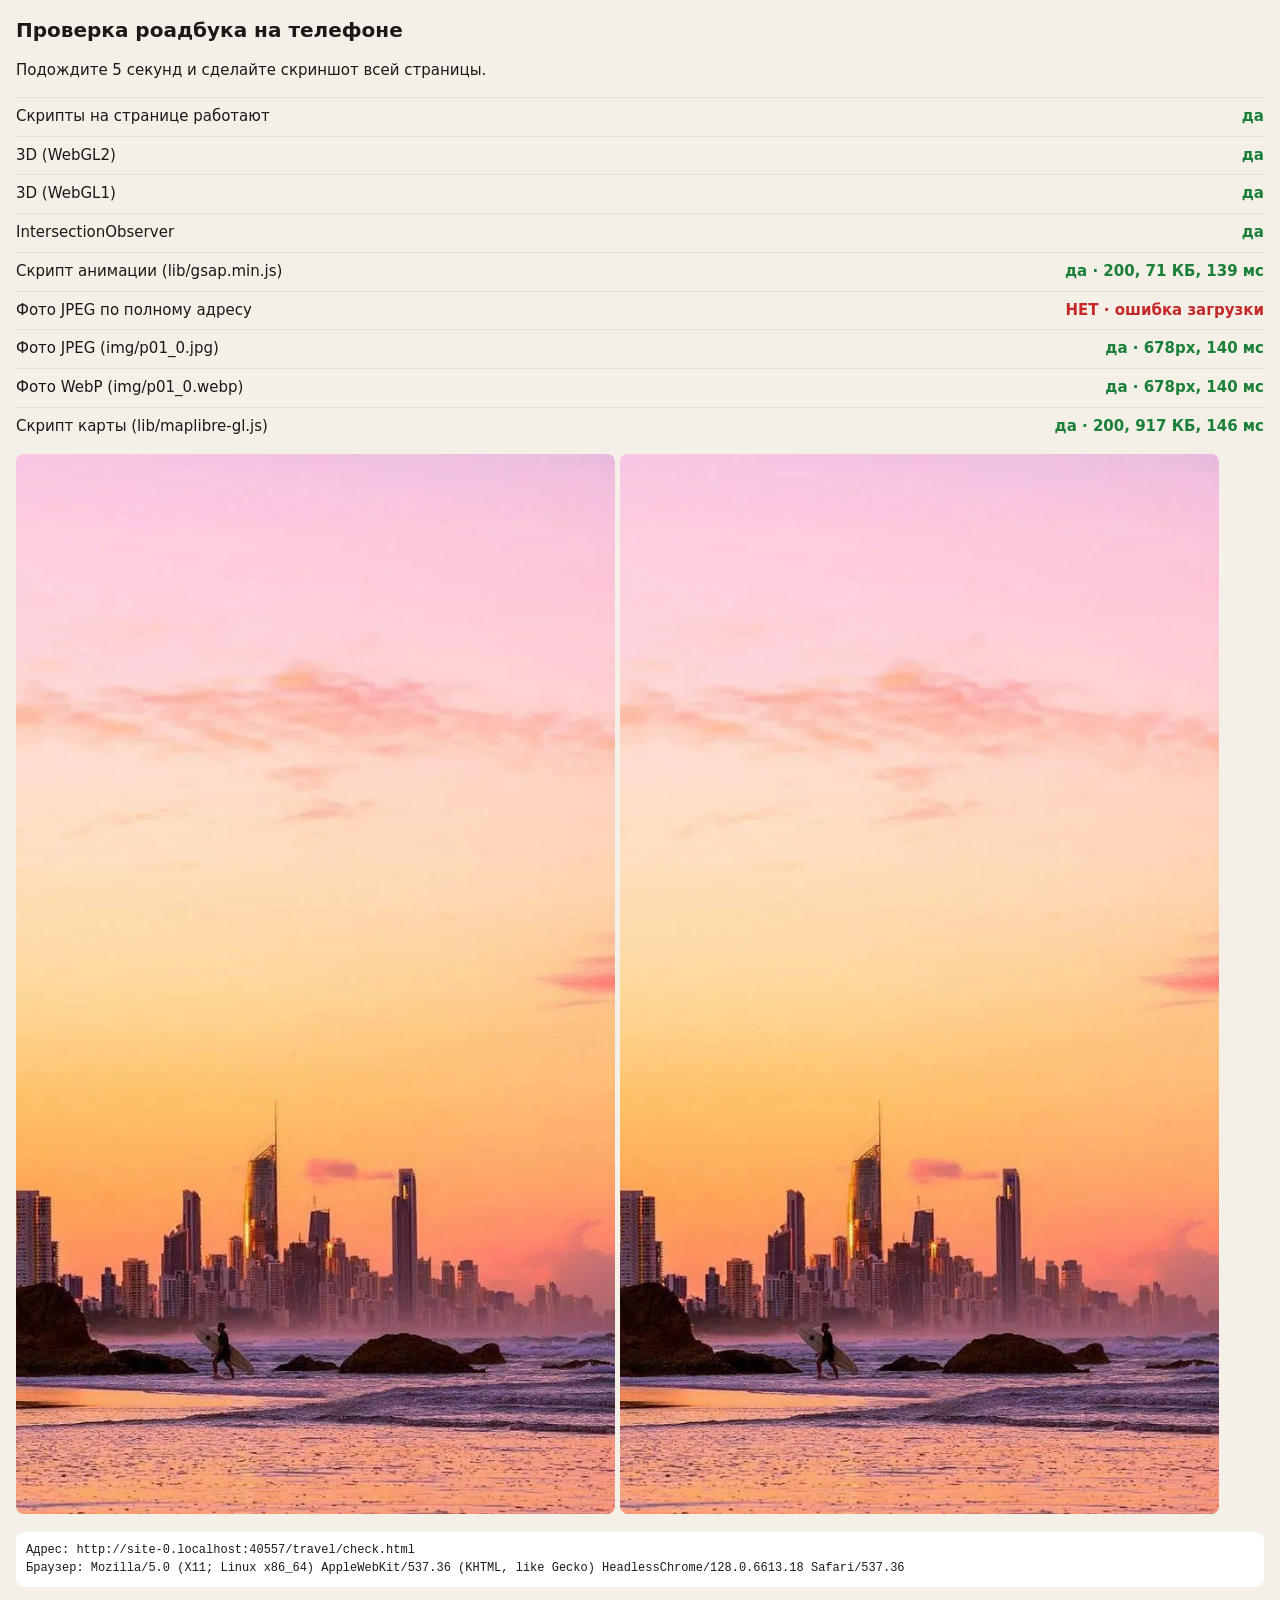
<file: travel/check.html>
<!doctype html>
<html lang="ru">
<head>
<meta charset="utf-8">
<meta name="viewport" content="width=device-width, initial-scale=1">
<meta name="robots" content="noindex, nofollow">
<title>Проверка</title>
<style>
body{font:15px/1.45 -apple-system,system-ui,sans-serif;margin:0;padding:16px;background:#f4efe7;color:#1d1718}
h1{font-size:20px;margin:0 0 12px}
.row{display:flex;justify-content:space-between;gap:10px;padding:8px 0;border-top:1px solid #0001;word-break:break-all}
.ok{color:#1a7f37;font-weight:600}.bad{color:#c62828;font-weight:600}
img{max-width:48%;height:auto;border-radius:8px;margin-top:8px}
pre{white-space:pre-wrap;font-size:12px;background:#fff;padding:10px;border-radius:8px}
</style>
</head>
<body>
<h1>Проверка роадбука на телефоне</h1>
<p>Подождите 5 секунд и сделайте скриншот всей страницы.</p>
<div id="out"></div>
<div><img id="i1" src="img/p01_0.jpg" alt="JPEG"> <img id="i2" src="img/p01_0.webp" alt="WebP"></div>
<pre id="ua"></pre>
<script>
var out=document.getElementById('out');
function row(name,ok,extra){var d=document.createElement('div');d.className='row';d.innerHTML='<span>'+name+'</span><span class="'+(ok?'ok':'bad')+'">'+(ok?'да':'НЕТ')+(extra?' · '+extra:'')+'</span>';out.appendChild(d);}
document.getElementById('ua').textContent='Адрес: '+location.href+'\nБраузер: '+navigator.userAgent;
row('Скрипты на странице работают',true);
function img(name,src){var i=new Image();var t=Date.now();i.onload=function(){row(name,true,i.naturalWidth+'px, '+(Date.now()-t)+' мс')};i.onerror=function(){row(name,false,'ошибка загрузки')};i.src=src+'?t='+t;}
img('Фото JPEG (img/p01_0.jpg)','img/p01_0.jpg');
img('Фото WebP (img/p01_0.webp)','img/p01_0.webp');
img('Фото JPEG по полному адресу','https://www.grinbergart.com/travel/img/p05_0.jpg');
function js(name,src){var t=Date.now();if(!window.fetch){row(name,false,'нет fetch');return;}
  fetch(src,{cache:'no-store'}).then(function(r){return r.text().then(function(x){row(name,r.ok,r.status+', '+Math.round(x.length/1024)+' КБ, '+(Date.now()-t)+' мс')})}).catch(function(e){row(name,false,String(e))});}
js('Скрипт анимации (lib/gsap.min.js)','lib/gsap.min.js');
js('Скрипт карты (lib/maplibre-gl.js)','lib/maplibre-gl.js');
var c=document.createElement('canvas');var g2=null,g1=null;try{g2=c.getContext('webgl2')}catch(e){}try{g1=document.createElement('canvas').getContext('webgl')}catch(e){}
row('3D (WebGL2)',!!g2);row('3D (WebGL1)',!!g1);
row('IntersectionObserver','IntersectionObserver' in window);
</script>
</body>
</html>
</file>
<file: styles.css>
:root {
  color-scheme: light;
  --bg: #f4f4f1;
  --card: #ededeb;
  --white: #ffffff;
  --text: #101010;
  --muted: #5f5f5b;
  --line: rgba(16, 16, 16, 0.12);
  --pill: #9a9a98;
  --radius: 26px;
  --ease: cubic-bezier(0.19, 1, 0.22, 1);
  --serif: Georgia, "Times New Roman", serif;
  --sans: "Helvetica Neue", Arial, ui-sans-serif, system-ui, -apple-system, BlinkMacSystemFont, "Segoe UI", sans-serif;
  --display: "Arial Narrow", "Helvetica Neue Condensed", "Helvetica Neue", Arial, sans-serif;
}

* {
  box-sizing: border-box;
}

html {
  scroll-behavior: smooth;
}

body {
  margin: 0;
  min-width: 320px;
  overflow-x: hidden;
  background: var(--bg);
  color: var(--text);
  font-family: var(--sans);
  --mouse-x: 50vw;
  --mouse-y: 50vh;
  --scroll-progress: 0%;
}

a {
  color: inherit;
  text-decoration: none;
}

img {
  display: block;
  max-width: 100%;
}

.cursor-light {
  position: fixed;
  z-index: 24;
  left: var(--mouse-x);
  top: var(--mouse-y);
  width: 420px;
  height: 420px;
  border-radius: 50%;
  pointer-events: none;
  background:
    radial-gradient(circle, rgba(255, 255, 255, 0.28), rgba(255, 255, 255, 0.09) 35%, transparent 68%);
  mix-blend-mode: soft-light;
  transform: translate3d(-50%, -50%, 0);
  opacity: 0;
  transition: opacity 420ms var(--ease);
}

body.has-pointer .cursor-light {
  opacity: 1;
}

.scroll-progress {
  position: fixed;
  z-index: 60;
  top: 0;
  left: 0;
  width: var(--scroll-progress);
  height: 3px;
  background: #fff;
  mix-blend-mode: difference;
  pointer-events: none;
}

.lang-toggle {
  position: fixed;
  z-index: 70;
  top: 72px;
  right: clamp(14px, 2vw, 28px);
  display: inline-flex;
  justify-content: center;
  align-items: center;
  width: 54px;
  height: 54px;
  border: 1px solid rgba(255, 255, 255, 0.46);
  border-radius: 50%;
  background: rgba(18, 18, 17, 0.62);
  color: white;
  font: 760 0.86rem/1 var(--sans);
  letter-spacing: 0.08em;
  cursor: pointer;
  backdrop-filter: blur(18px);
  box-shadow: 0 18px 60px rgba(0, 0, 0, 0.22);
  transition: transform 240ms var(--ease), background 240ms var(--ease), color 240ms var(--ease);
}

.lang-toggle:hover {
  transform: translateY(-2px);
  background: white;
  color: #111;
}

.topbar {
  position: fixed;
  z-index: 30;
  top: 0;
  left: 0;
  right: 0;
  display: flex;
  justify-content: space-between;
  align-items: center;
  padding: 20px clamp(18px, 4vw, 44px);
  color: white;
  mix-blend-mode: difference;
}

.word-link,
.topnav a {
  font-size: 0.92rem;
  font-weight: 780;
  letter-spacing: 0.02em;
  text-transform: uppercase;
}

.topnav {
  display: flex;
  gap: clamp(14px, 2vw, 28px);
}

.hero {
  position: relative;
  min-height: 100svh;
  display: grid;
  grid-template-columns: minmax(0, 0.48fr) minmax(0, 0.52fr);
  background: #141311;
  overflow: hidden;
}

.hero::before {
  content: "";
  position: absolute;
  z-index: 1;
  inset: 0;
  background:
    linear-gradient(115deg, transparent 0 38%, rgba(255, 255, 255, 0.08) 46%, transparent 54% 100%),
    repeating-linear-gradient(90deg, rgba(255, 255, 255, 0.05) 0 1px, transparent 1px 104px);
  opacity: 0.34;
  transform: translateX(-18%);
  animation: heroScan 9s var(--ease) infinite;
}

.signal-field {
  position: absolute;
  z-index: 2;
  inset: 0;
  pointer-events: none;
  overflow: hidden;
}

.signal-field span {
  position: absolute;
  height: 1px;
  width: 34vw;
  background: linear-gradient(90deg, transparent, rgba(255, 255, 255, 0.62), transparent);
  opacity: 0.42;
  transform: translateX(-120%) rotate(-14deg);
  animation: signalLine 7.5s linear infinite;
}

.signal-field span:nth-child(1) {
  top: 18%;
  animation-delay: -1.5s;
}

.signal-field span:nth-child(2) {
  top: 42%;
  width: 50vw;
  animation-delay: -4.2s;
}

.signal-field span:nth-child(3) {
  top: 64%;
  width: 42vw;
  animation-delay: -6s;
}

.signal-field span:nth-child(4) {
  top: 82%;
  animation-delay: -2.6s;
}

.hero-copy {
  z-index: 6;
  align-self: start;
  padding: clamp(96px, 10vw, 142px) clamp(22px, 5vw, 82px) clamp(190px, 16vw, 260px);
  color: white;
}

.eyebrow {
  margin: 0 0 20px;
  color: rgba(255, 255, 255, 0.72);
  font-size: 0.78rem;
  font-weight: 900;
  letter-spacing: 0.12em;
  text-transform: uppercase;
}

.hero h1 {
  max-width: 680px;
  margin: 0 0 26px;
  font-family: var(--display);
  font-size: clamp(3.2rem, 6vw, 6.9rem);
  line-height: 0.9;
  letter-spacing: -0.045em;
  font-weight: 720;
}

.hero-copy p:not(.eyebrow) {
  max-width: 620px;
  margin: 0 0 26px;
  color: rgba(255, 255, 255, 0.78);
  font-size: clamp(1.1rem, 1.55vw, 1.42rem);
  line-height: 1.36;
}

.hero-actions,
.hire-links {
  position: relative;
  z-index: 8;
  display: flex;
  flex-wrap: wrap;
  gap: 12px;
}

.hero-actions a,
.hire-links a {
  display: inline-flex;
  justify-content: center;
  min-width: 190px;
  padding: 16px 26px;
  border-radius: 999px;
  background: rgba(255, 255, 255, 0.78);
  color: #252525;
  font-weight: 760;
  backdrop-filter: blur(18px);
  transition: transform 320ms var(--ease), background 320ms var(--ease);
}

.hero-actions a:hover,
.hire-links a:hover {
  transform: translateY(-4px);
  background: white;
}

.hero-portrait {
  position: relative;
  z-index: 3;
  min-height: 100svh;
  overflow: hidden;
}

.hero-photo {
  width: 100%;
  height: 100%;
  object-fit: cover;
  object-position: 48% center;
  transform: translate3d(0, var(--hero-y, 0px), 0) scale(1.02);
}

.bottom-name {
  position: absolute;
  z-index: 5;
  left: clamp(18px, 3vw, 44px);
  right: clamp(18px, 3vw, 44px);
  bottom: clamp(12px, 1.7vw, 24px);
  color: white;
  font-family: var(--display);
  font-size: clamp(2.4rem, 7.6vw, 9.5rem);
  line-height: 0.82;
  letter-spacing: 0.07em;
  font-weight: 500;
  text-align: center;
  white-space: nowrap;
  pointer-events: none;
  opacity: 0.94;
  text-shadow: 0 18px 50px rgba(0, 0, 0, 0.18);
}

.value-strip,
.soft-card,
.experience-grid,
.skills-panel,
.section-heading,
.project-list,
.contact {
  width: min(1180px, calc(100% - 34px));
  margin: 0 auto;
}

.value-strip article,
.experience-grid article,
.skills-panel > *,
.project-card > *,
.contact > * {
  min-width: 0;
}

#value,
#projects,
#hire {
  scroll-margin-top: 86px;
}

.value-strip {
  display: grid;
  grid-template-columns: repeat(4, 1fr);
  gap: 14px;
  margin-top: clamp(28px, 5vw, 76px);
}

.value-strip article {
  position: relative;
  overflow: hidden;
  min-height: 172px;
  display: grid;
  grid-template-rows: auto 1fr;
  align-content: start;
  gap: 18px;
  padding: 24px;
  border-radius: var(--radius);
  background: var(--white);
  transition: transform 420ms var(--ease), box-shadow 420ms var(--ease);
}

.value-strip article::after,
.experience-grid article::after,
.project-card::after {
  content: "";
  position: absolute;
  inset: 0;
  border-radius: inherit;
  background: linear-gradient(120deg, transparent 0 38%, rgba(255, 255, 255, 0.42) 48%, transparent 58% 100%);
  opacity: 0;
  transform: translateX(-120%);
  transition: opacity 360ms var(--ease);
  pointer-events: none;
}

.value-strip article:hover::after,
.experience-grid article:hover::after,
.project-card:hover::after {
  opacity: 1;
  animation: cardFlash 950ms var(--ease);
}

.value-strip article:hover {
  transform: translateY(-8px);
  box-shadow: 0 24px 60px rgba(0, 0, 0, 0.08);
}

.value-strip strong {
  font-family: var(--display);
  font-size: clamp(2rem, 4vw, 4.8rem);
  line-height: 0.9;
  letter-spacing: -0.035em;
  font-weight: 720;
}

.value-strip span,
.project-copy p,
.section-heading p,
.soft-card p,
.contact a {
  color: var(--muted);
  line-height: 1.42;
}

.value-strip span {
  align-self: end;
}

.soft-card {
  margin-top: clamp(28px, 5vw, 76px);
  padding: clamp(34px, 7vw, 86px) clamp(26px, 7vw, 92px);
  border-radius: var(--radius);
  background: var(--card);
}

.soft-card h2,
.section-heading h2,
.contact h2 {
  max-width: 1040px;
  margin: 0 0 22px;
  font-family: var(--display);
  font-size: clamp(3rem, 7vw, 7.2rem);
  line-height: 0.88;
  letter-spacing: -0.052em;
  font-weight: 720;
}

.soft-card p {
  max-width: 980px;
  margin: 0 0 18px;
  font-size: clamp(1.3rem, 2.15vw, 2.05rem);
}

.experience-grid {
  display: grid;
  grid-template-columns: repeat(3, 1fr);
  gap: 14px;
  margin-top: clamp(28px, 5vw, 76px);
}

.experience-grid article {
  position: relative;
  overflow: hidden;
  min-height: 292px;
  display: flex;
  flex-direction: column;
  justify-content: flex-start;
  padding: clamp(22px, 3vw, 34px);
  border-radius: var(--radius);
  background: var(--white);
  transition: transform 420ms var(--ease), box-shadow 420ms var(--ease);
}

.education-card {
  justify-content: start;
}

.education-card h3 {
  max-width: 520px;
  font-size: clamp(2rem, 3vw, 3.3rem);
  line-height: 0.96;
  letter-spacing: -0.035em;
}

.experience-grid article:hover {
  transform: translateY(-7px);
  box-shadow: 0 24px 70px rgba(0, 0, 0, 0.08);
}

.experience-grid span,
.project-copy > span {
  display: block;
  margin-bottom: 18px;
  color: var(--muted);
  font-size: 0.84rem;
  font-weight: 840;
  letter-spacing: 0.07em;
  text-transform: uppercase;
}

.experience-grid h3 {
  margin: 0 0 22px;
  font-family: var(--display);
  font-size: clamp(2rem, 3vw, 3.3rem);
  line-height: 0.93;
  letter-spacing: -0.045em;
  font-weight: 720;
  min-height: 2.18em;
}

.experience-grid p {
  margin: 0;
  color: var(--muted);
  font-size: clamp(1rem, 1.2vw, 1.12rem);
  line-height: 1.45;
}

.education-card ul {
  display: grid;
  grid-template-columns: 1fr;
  gap: 8px;
  margin: 0;
  padding: 0;
  list-style: none;
}

.education-card h3 {
  min-height: auto;
  margin-bottom: 14px;
}

.education-card .education-lead {
  margin: 0 0 18px;
  max-width: 420px;
  color: var(--muted);
}

.education-card li {
  min-height: 0;
  padding: 11px 0 0;
  border-top: 1px solid var(--line);
  border-radius: 0;
  color: var(--muted);
  font-size: clamp(0.98rem, 1.15vw, 1.1rem);
  line-height: 1.36;
}

.education-card li strong {
  color: var(--text);
  font-weight: 900;
  letter-spacing: 0.01em;
}

.skills-panel {
  display: grid;
  grid-template-columns: minmax(0, 0.92fr) minmax(320px, 1.08fr);
  gap: clamp(26px, 5vw, 74px);
  margin-top: 14px;
  padding: clamp(30px, 5vw, 58px);
  border-radius: var(--radius);
  background: #1f1f1d;
  color: white;
  overflow: hidden;
}

.skills-intro span {
  display: block;
  margin-bottom: 18px;
  color: rgba(255, 255, 255, 0.62);
  font-size: 0.84rem;
  font-weight: 840;
  letter-spacing: 0.07em;
  text-transform: uppercase;
}

.skills-intro h2 {
  max-width: 560px;
  margin: 0 0 22px;
  font-family: var(--display);
  font-size: clamp(3rem, 6.5vw, 7rem);
  line-height: 0.88;
  letter-spacing: -0.052em;
  font-weight: 720;
}

.skills-intro p,
.skill-lines p {
  margin: 0;
  color: rgba(255, 255, 255, 0.72);
  font-size: clamp(1.02rem, 1.3vw, 1.2rem);
  line-height: 1.48;
}

.skill-cloud {
  display: flex;
  flex-wrap: wrap;
  align-content: start;
  gap: 10px;
}

.skill-cloud span {
  display: inline-flex;
  padding: 11px 15px;
  border: 1px solid rgba(255, 255, 255, 0.18);
  border-radius: 999px;
  background: rgba(255, 255, 255, 0.08);
  color: rgba(255, 255, 255, 0.84);
  font-size: clamp(0.9rem, 1vw, 1rem);
  line-height: 1;
}

.skill-lines {
  grid-column: 1 / -1;
  display: grid;
  grid-template-columns: repeat(3, 1fr);
  gap: 14px;
  padding-top: clamp(22px, 4vw, 40px);
}

.skill-lines p {
  padding-top: 18px;
  border-top: 1px solid rgba(255, 255, 255, 0.18);
}

.section-heading {
  padding: clamp(74px, 10vw, 136px) 0 28px;
}

.section-heading > p {
  margin: 0 0 12px;
  font-weight: 900;
  letter-spacing: 0.08em;
  text-transform: uppercase;
}

.project-list {
  display: grid;
  gap: 22px;
}

.project-card {
  position: relative;
  display: grid;
  grid-template-columns: minmax(380px, 0.54fr) minmax(0, 0.46fr);
  gap: 0;
  align-items: stretch;
  min-height: clamp(560px, 48vw, 690px);
  padding: 0;
  border-radius: var(--radius);
  background: var(--white);
  overflow: hidden;
  will-change: transform;
  transition: transform 520ms var(--ease), box-shadow 520ms var(--ease);
}

.project-card:hover {
  transform: translateY(-7px);
  box-shadow: 0 28px 80px rgba(0, 0, 0, 0.09);
}

.project-media {
  position: relative;
  min-height: clamp(560px, 48vw, 690px);
  height: 100%;
  overflow: hidden;
  border-radius: var(--radius) 0 0 var(--radius);
  background: #1e1e1c;
}

.project-media::after {
  content: "";
  position: absolute;
  inset: 0;
  z-index: 1;
  pointer-events: none;
  background:
    linear-gradient(135deg, rgba(217, 88, 48, 0.5), rgba(44, 86, 148, 0.46) 48%, rgba(62, 128, 94, 0.42)),
    radial-gradient(circle at 24% 18%, rgba(255, 218, 154, 0.42), transparent 34%);
  mix-blend-mode: color;
  opacity: 0;
  transition: opacity 520ms var(--ease);
}

.project-media img {
  width: 100%;
  height: 100%;
  object-fit: cover;
  filter: grayscale(1) contrast(1.14) brightness(0.92);
  transition: transform 900ms var(--ease), filter 900ms var(--ease);
}

.project-card:hover .project-media img {
  transform: scale(1.035);
  filter: grayscale(0) contrast(1.04) brightness(1.03);
}

.project-card:hover .project-media::after {
  opacity: 0.74;
}

.project-media span {
  position: absolute;
  left: 24px;
  right: 24px;
  bottom: 24px;
  color: white;
  font-size: clamp(3rem, 8vw, 7rem);
  line-height: 0.82;
  letter-spacing: -0.08em;
  font-weight: 950;
}

.bre-media {
  background:
    linear-gradient(135deg, rgba(0, 0, 0, 0.12), rgba(0, 0, 0, 0.58)),
    url("assets/portfolio-pages/page-24-15.jpg") center / cover;
}

.development-media {
  background:
    linear-gradient(135deg, rgba(0, 0, 0, 0.1), rgba(0, 0, 0, 0.54)),
    linear-gradient(120deg, #c9c3b7, #4b4742);
}

.locastor-media {
  background:
    radial-gradient(circle at 34% 34%, rgba(255, 255, 255, 0.9) 0 9%, transparent 10%),
    radial-gradient(circle at 68% 56%, rgba(255, 255, 255, 0.76) 0 12%, transparent 13%),
    linear-gradient(135deg, #202020, #aaa093);
}

.fora-media {
  background:
    linear-gradient(135deg, rgba(255, 255, 255, 0.2), rgba(0, 0, 0, 0.55)),
    linear-gradient(120deg, #a9b3aa, #141414);
}

.project-copy {
  align-self: stretch;
  display: grid;
  align-content: center;
  padding: clamp(34px, 4.6vw, 70px) clamp(26px, 4vw, 58px);
}

.project-copy h3 {
  margin: 0 0 20px;
  font-family: var(--display);
  font-size: clamp(2.7rem, 5.5vw, 6.4rem);
  line-height: 0.86;
  letter-spacing: -0.052em;
  font-weight: 720;
  min-height: 1.72em;
}

.project-copy p {
  max-width: 620px;
  margin: 0 0 16px;
  font-size: clamp(1.05rem, 1.45vw, 1.28rem);
}

.project-copy .award-note {
  display: inline-flex;
  width: fit-content;
  max-width: 100%;
  margin-top: 4px;
  padding: 12px 15px;
  border: 1px solid var(--line);
  border-radius: 999px;
  color: #202020;
  font-size: clamp(0.92rem, 1.05vw, 1rem);
  font-weight: 760;
  line-height: 1.2;
}

.project-copy a {
  display: inline-flex;
  margin-top: 8px;
  padding: 15px 24px;
  border-radius: 999px;
  background: var(--pill);
  color: #222;
  font-weight: 760;
}

.agency-media {
  background: #121210;
}

.agency-media img {
  object-position: center center;
}

.hire-card {
  background: #1f1f1d;
  color: white;
}

.hire-card p {
  color: rgba(255, 255, 255, 0.78);
}

.hire-links {
  margin-top: 28px;
}

.contact {
  display: grid;
  grid-template-columns: minmax(0, 1fr) minmax(280px, 0.42fr);
  gap: clamp(28px, 6vw, 90px);
  align-items: end;
  padding: clamp(86px, 12vw, 160px) 0;
}

.contact div {
  display: grid;
  gap: 12px;
}

.contact a {
  padding: 18px 0;
  border-bottom: 1px solid var(--line);
  font-weight: 900;
  transition: color 240ms ease, padding-left 240ms ease;
}

.contact a:hover {
  color: #000;
  padding-left: 10px;
}

html[lang="ru"] .hero h1 {
  max-width: 740px;
  font-size: clamp(2.75rem, 5.1vw, 5.9rem);
  line-height: 0.94;
  letter-spacing: -0.034em;
}

html[lang="ru"] .hero-copy p:not(.eyebrow) {
  max-width: 660px;
  font-size: clamp(1.02rem, 1.36vw, 1.24rem);
  line-height: 1.46;
}

html[lang="ru"] .hero-actions a,
html[lang="ru"] .hire-links a {
  min-width: 0;
  padding-inline: 22px;
  white-space: normal;
}

html[lang="ru"] .eyebrow,
html[lang="ru"] .experience-grid span,
html[lang="ru"] .project-copy > span,
html[lang="ru"] .skills-intro span,
html[lang="ru"] .section-heading > p {
  letter-spacing: 0.055em;
}

html[lang="ru"] .value-strip article {
  gap: 14px;
}

html[lang="ru"] .value-strip span {
  font-size: clamp(0.92rem, 1vw, 1rem);
  line-height: 1.36;
}

html[lang="ru"] .soft-card h2,
html[lang="ru"] .section-heading h2,
html[lang="ru"] .contact h2 {
  font-size: clamp(2.65rem, 6vw, 6.1rem);
  line-height: 0.94;
  letter-spacing: -0.034em;
}

html[lang="ru"] .soft-card p {
  font-size: clamp(1.12rem, 1.72vw, 1.64rem);
  line-height: 1.42;
}

html[lang="ru"] .experience-grid article {
  min-height: 0;
  padding: clamp(24px, 2.8vw, 34px);
}

html[lang="ru"] .experience-grid h3 {
  min-height: 0;
  margin-bottom: 18px;
  font-size: clamp(1.8rem, 2.45vw, 2.7rem);
  line-height: 1.02;
  letter-spacing: -0.026em;
}

html[lang="ru"] .experience-grid p,
html[lang="ru"] .education-card li,
html[lang="ru"] .education-card .education-lead {
  font-size: clamp(0.98rem, 1.06vw, 1.05rem);
  line-height: 1.48;
}

html[lang="ru"] .education-card .education-lead {
  margin-bottom: 14px;
}

html[lang="ru"] .skills-intro h2 {
  font-size: clamp(2.8rem, 5.7vw, 6.2rem);
  line-height: 0.94;
  letter-spacing: -0.034em;
}

html[lang="ru"] .skills-intro p,
html[lang="ru"] .skill-lines p {
  font-size: clamp(0.98rem, 1.16vw, 1.1rem);
  line-height: 1.5;
}

html[lang="ru"] .skill-cloud span {
  font-size: clamp(0.86rem, 0.94vw, 0.95rem);
  line-height: 1.12;
}

html[lang="ru"] .project-card {
  grid-template-columns: minmax(360px, 0.5fr) minmax(0, 0.5fr);
}

html[lang="ru"] .project-copy {
  padding: clamp(34px, 4vw, 62px) clamp(24px, 3.4vw, 50px);
}

html[lang="ru"] .project-copy h3 {
  min-height: 0;
  margin-bottom: 16px;
  font-size: clamp(2.2rem, 4.35vw, 4.95rem);
  line-height: 0.94;
  letter-spacing: -0.032em;
}

html[lang="ru"] .project-copy p {
  font-size: clamp(1rem, 1.18vw, 1.12rem);
  line-height: 1.5;
}

html[lang="ru"] .project-copy .award-note {
  border-radius: 18px;
  line-height: 1.3;
}

html[lang="ru"] .hero-copy,
html[lang="ru"] .value-strip,
html[lang="ru"] .soft-card,
html[lang="ru"] .experience-grid,
html[lang="ru"] .skills-panel,
html[lang="ru"] .project-card,
html[lang="ru"] .contact {
  overflow-wrap: normal;
  word-break: normal;
  hyphens: manual;
}

html[lang="ru"] .hero-copy *,
html[lang="ru"] .value-strip *,
html[lang="ru"] .soft-card *,
html[lang="ru"] .experience-grid *,
html[lang="ru"] .skills-panel *,
html[lang="ru"] .project-card *,
html[lang="ru"] .contact * {
  hyphens: manual;
}

.reveal {
  opacity: 0;
  transform: translateY(10px) scale(0.995);
  transition: opacity 1ms linear, transform 1ms linear;
}

.reveal.is-visible {
  opacity: 1;
  transform: translateY(0) scale(1);
}

.motion-card {
  opacity: 0;
  transform: translateY(10px) scale(0.995);
  transition: opacity 1ms linear, transform 1ms linear, box-shadow 240ms var(--ease);
}

.motion-card.is-visible {
  opacity: 1;
  transform: translateY(0) scale(1);
}

.value-strip article.motion-card.is-visible:hover {
  transform: translateY(-8px);
}

.experience-grid article.motion-card.is-visible:hover,
.project-card.motion-card.is-visible:hover {
  transform: translateY(-7px);
}

.project-card.motion-card {
  transition-duration: 1ms, 1ms, 240ms;
}

@keyframes heroScan {
  0%,
  30% {
    transform: translateX(-28%);
    opacity: 0.18;
  }

  58% {
    opacity: 0.42;
  }

  100% {
    transform: translateX(28%);
    opacity: 0.18;
  }
}

@keyframes signalLine {
  0% {
    transform: translateX(-120%) rotate(-14deg);
  }

  100% {
    transform: translateX(330%) rotate(-14deg);
  }
}

@keyframes cardFlash {
  from {
    transform: translateX(-120%);
  }

  to {
    transform: translateX(120%);
  }
}

@media (max-width: 980px) {
  .hero {
    height: 100svh;
    grid-template-columns: minmax(0, 0.55fr) minmax(0, 0.45fr);
  }

  .hero-copy {
    padding: 82px 14px 150px;
  }

  .hero-portrait {
    min-height: 100svh;
  }

  .bottom-name {
    white-space: nowrap;
    font-size: clamp(2.2rem, 6.8vw, 4.4rem);
  }

  .hero h1 {
    font-size: clamp(2rem, 5.9vw, 3.45rem);
    letter-spacing: -0.065em;
  }

  .hero-copy p:not(.eyebrow) {
    font-size: 1rem;
  }

  .value-strip {
    grid-template-columns: 1fr 1fr;
  }

  .experience-grid {
    grid-template-columns: 1fr 1fr;
  }

  .skills-panel {
    grid-template-columns: 1fr;
  }

  .skill-lines {
    grid-template-columns: 1fr;
  }

  .project-card {
    grid-template-columns: 1fr;
    min-height: auto;
  }

  .project-media {
    min-height: clamp(340px, 56vw, 520px);
    border-radius: var(--radius) var(--radius) 0 0;
  }

  .project-copy {
    align-content: start;
    padding: clamp(28px, 6vw, 48px);
  }

  .project-copy h3 {
    min-height: auto;
  }

  .education-card ul {
    grid-template-columns: 1fr;
  }

  .contact {
    grid-template-columns: 1fr;
  }
}

@media (max-width: 680px) {
  .topnav {
    display: none;
  }

  .hero {
    display: grid;
    grid-template-columns: minmax(0, 0.56fr) minmax(0, 0.44fr);
    grid-template-rows: minmax(430px, 58svh) auto;
    min-height: 100svh;
    height: auto;
    background: #12110f;
  }

  .hero-copy {
    display: contents;
  }

  .hero-heading {
    position: relative;
    z-index: 7;
    grid-column: 1;
    grid-row: 1;
    align-self: stretch;
    display: grid;
    align-content: center;
    padding: 78px 12px 118px;
    background: linear-gradient(180deg, rgba(18, 17, 15, 0.98), rgba(18, 17, 15, 0.9));
  }

  .hero h1 {
    margin-bottom: 0;
    font-size: clamp(1.72rem, 7.4vw, 2.62rem);
    line-height: 0.94;
    letter-spacing: -0.055em;
  }

  .hero-copy > p:not(.eyebrow) {
    position: relative;
    z-index: 8;
    grid-column: 1 / -1;
    grid-row: 2;
    max-width: none;
    margin: 0;
    padding: 28px 18px 16px;
    background: #12110f;
    font-size: 1.02rem;
    line-height: 1.42;
  }

  .hero-portrait {
    grid-column: 2;
    grid-row: 1;
    min-height: 0;
    height: 100%;
  }

  .hero-photo {
    object-position: 55% center;
    transform: translate3d(0, var(--hero-y, 0px), 0) scale(1);
  }

  .eyebrow {
    font-size: 0.64rem;
  }

  .hero-actions a {
    min-width: 0;
    padding: 13px 15px;
    font-size: 0.82rem;
  }

  .hero-actions {
    z-index: 8;
    grid-column: 1 / -1;
    padding: 0 18px 118px;
    background: #12110f;
  }

  .bottom-name {
    font-size: clamp(2rem, 8.6vw, 3.6rem);
  }

  .value-strip {
    grid-template-columns: 1fr;
  }

  .experience-grid {
    grid-template-columns: 1fr;
  }

  .skills-panel {
    padding: 26px 18px;
  }

  .lang-toggle {
    top: 62px;
    width: 46px;
    height: 46px;
  }

  .project-card {
    min-height: auto;
  }

  .experience-grid h3,
  .project-copy h3 {
    min-height: auto;
  }

  .project-media {
    min-height: 300px;
  }

  .soft-card h2,
  .section-heading h2,
  .contact h2 {
    font-size: clamp(2.5rem, 10.8vw, 4.25rem);
  }
}

@media (max-width: 980px) {
  html[lang="ru"] .hero h1 {
    font-size: clamp(1.95rem, 5.2vw, 3.15rem);
    line-height: 0.98;
    letter-spacing: -0.034em;
  }

  html[lang="ru"] .hero-copy p:not(.eyebrow) {
    font-size: 0.98rem;
    line-height: 1.42;
  }

  html[lang="ru"] .experience-grid h3 {
    font-size: clamp(1.75rem, 3.8vw, 2.65rem);
  }

  html[lang="ru"] .skills-intro h2 {
    max-width: 720px;
  }

  html[lang="ru"] .project-card {
    grid-template-columns: 1fr;
  }

  html[lang="ru"] .project-media {
    min-height: clamp(320px, 58vw, 500px);
  }

  html[lang="ru"] .project-copy h3 {
    font-size: clamp(2.15rem, 6.6vw, 4rem);
  }

  html[lang="ru"] .project-copy p {
    max-width: 760px;
  }
}

@media (max-width: 680px) {
  html[lang="ru"] .hero-copy {
    padding-bottom: 150px;
  }

  html[lang="ru"] .hero h1 {
    font-size: clamp(1.72rem, 7vw, 2.55rem);
    line-height: 1;
  }

  html[lang="ru"] .eyebrow {
    font-size: 0.6rem;
    letter-spacing: 0.045em;
  }

  html[lang="ru"] .hero-actions {
    gap: 8px;
  }

  html[lang="ru"] .hero-actions a {
    padding: 12px 14px;
    font-size: 0.78rem;
  }

  html[lang="ru"] .bottom-name {
    font-size: clamp(1.72rem, 7.8vw, 3.1rem);
    letter-spacing: 0.045em;
  }

  html[lang="ru"] .value-strip strong {
    font-size: clamp(2.2rem, 11vw, 4rem);
  }

  html[lang="ru"] .soft-card h2,
  html[lang="ru"] .section-heading h2,
  html[lang="ru"] .contact h2 {
    font-size: clamp(2.15rem, 9.2vw, 3.65rem);
    line-height: 0.98;
  }

  html[lang="ru"] .experience-grid h3 {
    font-size: clamp(1.82rem, 8.2vw, 2.78rem);
  }

  html[lang="ru"] .skills-panel {
    padding: 26px 18px;
  }

  html[lang="ru"] .skills-intro h2 {
    font-size: clamp(2.15rem, 9vw, 3.8rem);
  }

  html[lang="ru"] .project-copy h3 {
    font-size: clamp(2rem, 9vw, 3.45rem);
  }

  html[lang="ru"] .project-copy {
    padding: 26px 22px 30px;
  }
}

@media (prefers-reduced-motion: reduce) {
  html {
    scroll-behavior: auto;
  }

  *,
  *::before,
  *::after {
    animation-duration: 1ms !important;
    animation-iteration-count: 1 !important;
    transition-duration: 1ms !important;
  }

  .hero-photo,
  .project-card:hover,
  .project-card:hover .project-media img,
  .hero-actions a:hover,
  .hire-links a:hover {
    transform: none;
  }

  .cursor-light,
  .scroll-progress,
  .signal-field,
  .hero::before {
    display: none;
  }
}
</file>
